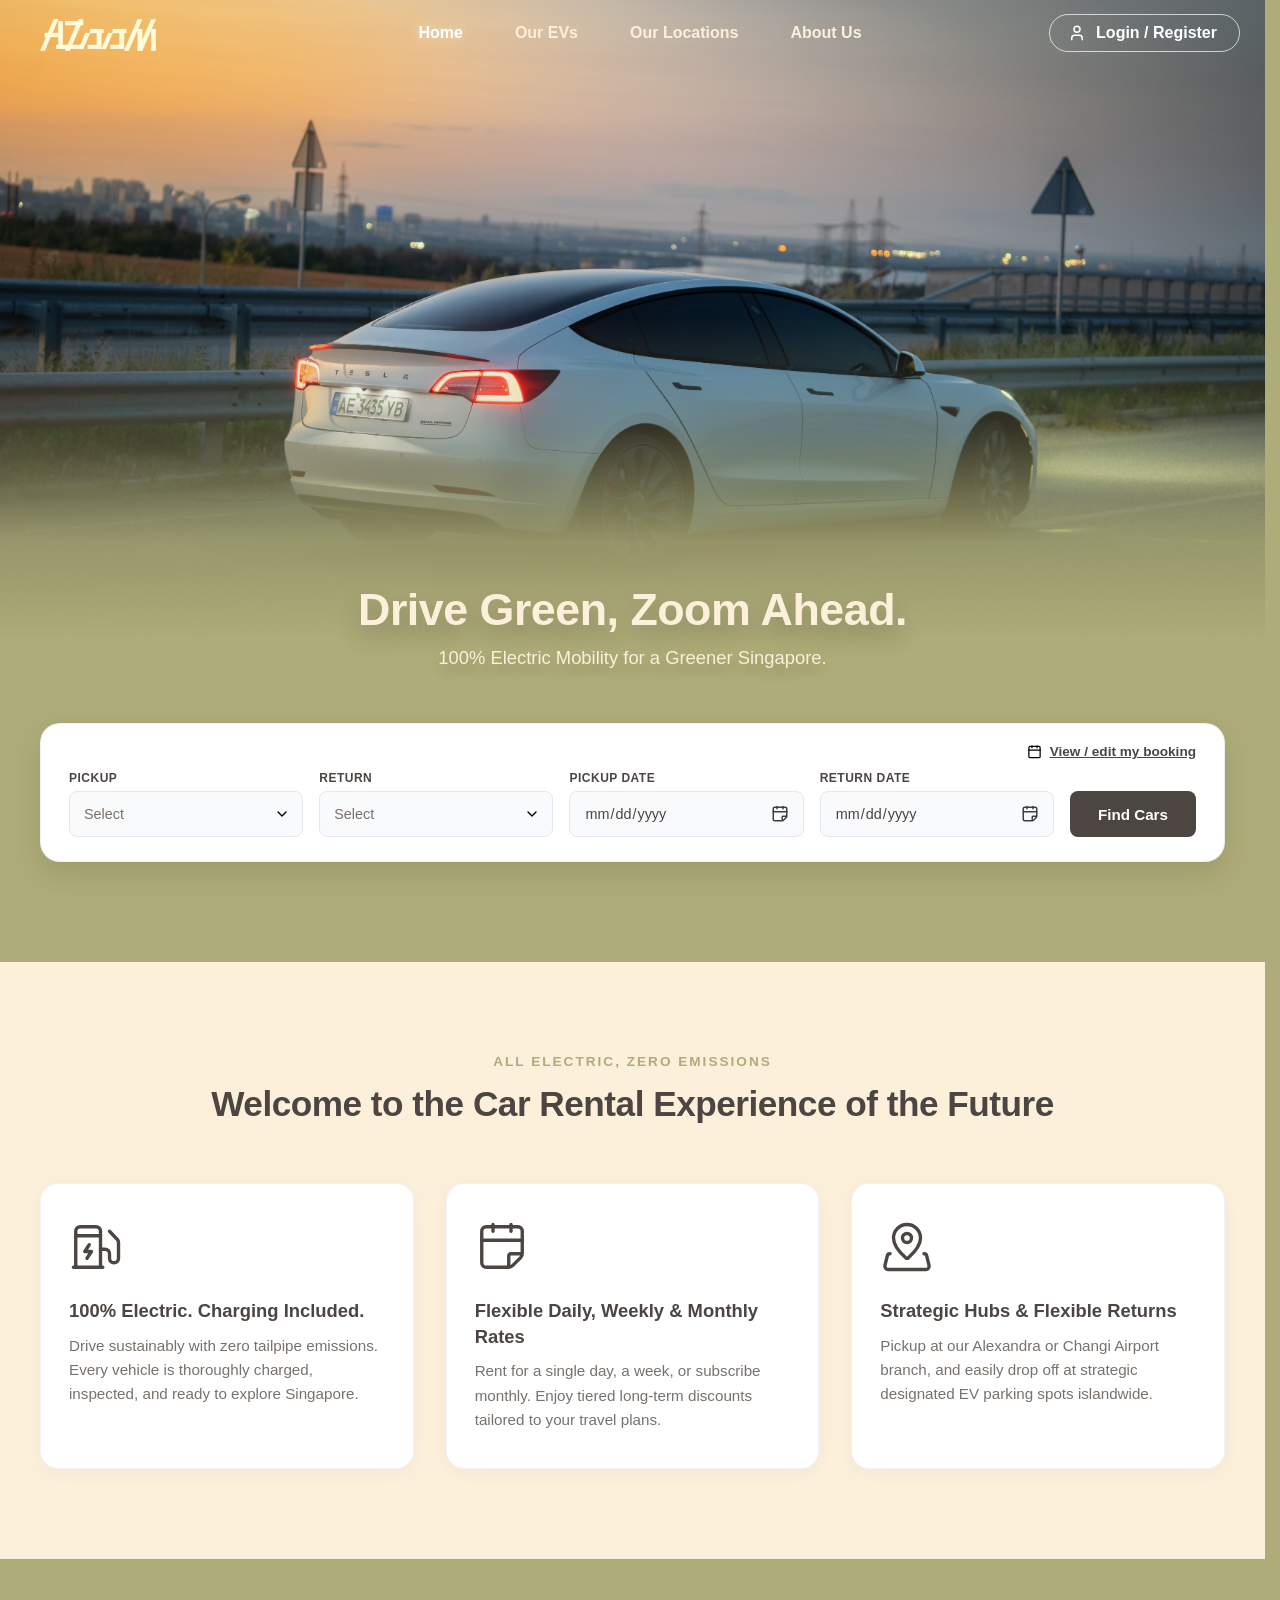
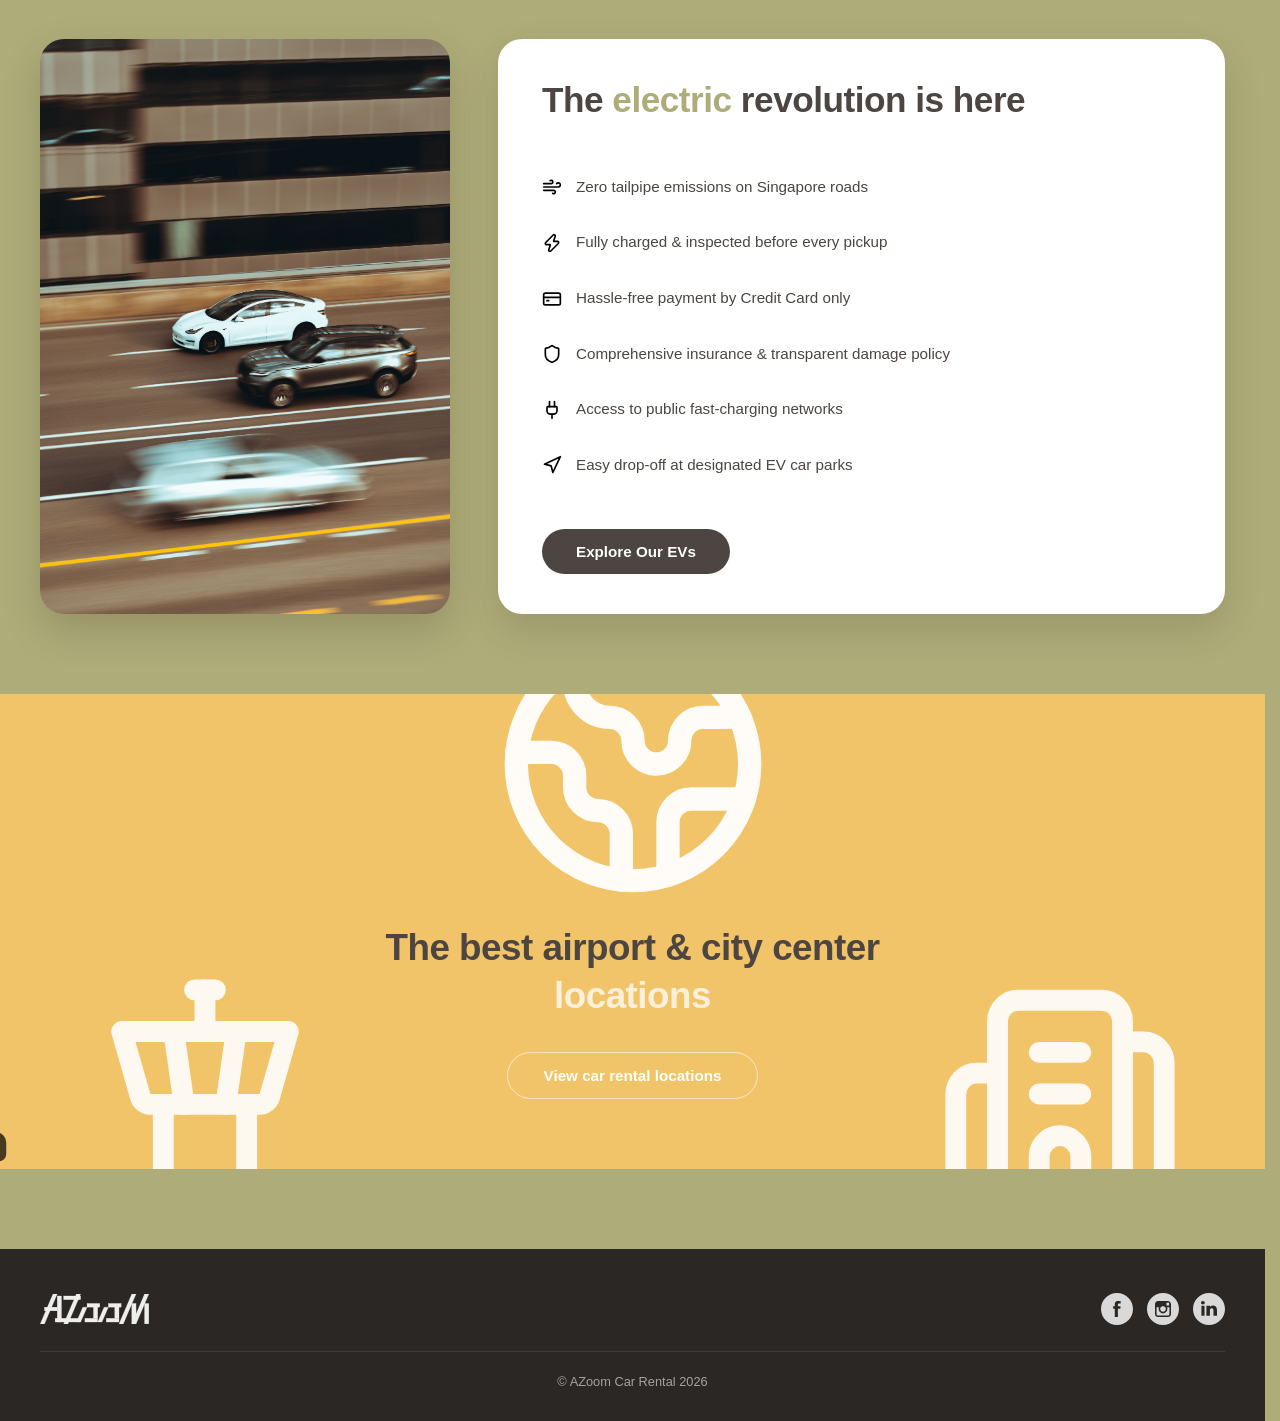
<file: index.html>
<!DOCTYPE html>
<html lang="en">
<head>
    <meta charset="UTF-8">
    <meta name="viewport" content="width=device-width, initial-scale=1.0">
    <title>AZoom Car Rental</title>
    <link rel="icon" type="image/svg+xml" href="images/logos/azoom_favicon.svg">
    <link rel="apple-touch-icon" href="images/logos/azoom_favicon.svg">
    <link rel="stylesheet" href="css/style.css">
</head>
<body>

    <header class="navbar">
        <div class="logo" role="button" aria-label="AZoom Home">
            <img src="images/logos/azoom.svg" alt="AZoom" class="navbar-logo-img">
        </div>
        <nav class="nav-links" id="nav-links">
            <button class="nav-btn active" data-target="home">Home</button>
            <button class="nav-btn" data-target="evs">Our EVs</button>
            <button class="nav-btn" data-target="locations">Our Locations</button>
            <button class="nav-btn" data-target="about">About Us</button>
        </nav>
        <div class="nav-actions">
            <div class="nav-auth">
                <button id="auth-btn" class="auth-btn" aria-haspopup="true" aria-expanded="false" title="Account Login or Registration">
                    <img src="images/user.svg" alt="Auth Icon" id="auth-icon" class="auth-icon">
                    <span id="auth-btn-text">Login / Register</span>
                </button>

                <div id="auth-user-dropdown" class="auth-user-dropdown" style="display: none;">
                    <div class="auth-dropdown-user-info">
                        <span class="dropdown-user-name" id="dropdown-user-name">Alex Tan</span>
                        <span class="dropdown-user-email" id="dropdown-user-email">demo@azoom.sg</span>
                    </div>
                    <div class="auth-dropdown-divider"></div>
                    <button type="button" class="auth-dropdown-item-btn" id="dropdown-manage-account-btn">
                        <img src="images/user.svg" alt="" class="auth-dropdown-item-icon">
                        <span>Manage Account</span>
                    </button>
                    <button type="button" class="auth-dropdown-item-btn" id="dropdown-manage-bookings-btn">
                        <img src="images/calendar.svg" alt="" class="auth-dropdown-item-icon">
                        <span>Manage Bookings</span>
                    </button>
                    <div class="auth-dropdown-divider"></div>
                    <button type="button" class="auth-dropdown-logout-btn" id="auth-logout-btn">
                        <svg width="15" height="15" viewBox="0 0 24 24" fill="none" stroke="currentColor" stroke-width="2.2" stroke-linecap="round" stroke-linejoin="round" aria-hidden="true">
                            <path d="M9 21H5a2 2 0 0 1-2-2V5a2 2 0 0 1 2-2h4"/>
                            <polyline points="16 17 21 12 16 7"/>
                            <line x1="21" y1="12" x2="9" y2="12"/>
                        </svg>
                        <span>Log Out</span>
                    </button>
                </div>
            </div>
            <button type="button" class="nav-hamburger-btn" id="nav-hamburger-btn" aria-label="Open Navigation Menu" aria-expanded="false">
                <span class="hamburger-line"></span>
                <span class="hamburger-line"></span>
                <span class="hamburger-line"></span>
            </button>
        </div>
    </header>
    <div class="mobile-drawer-overlay" id="mobile-drawer-overlay" aria-hidden="true"></div>
    <aside class="mobile-drawer" id="mobile-drawer" aria-hidden="true">
        <nav class="mobile-drawer-nav">
            <button class="mobile-drawer-btn active" data-target="home">Home</button>
            <button class="mobile-drawer-btn" data-target="evs">Our EVs</button>
            <button class="mobile-drawer-btn" data-target="locations">Our Locations</button>
            <button class="mobile-drawer-btn" data-target="about">About Us</button>
        </nav>
    </aside>

    <section id="page-home" class="page-view active">

        <div class="hero-visual">
            <div class="hero-slogan">
            <h1>Drive Green, Zoom Ahead.</h1>
            <p>100% Electric Mobility for a Greener Singapore.</p>
            </div>
            <div class="hero-car-image">
            <img src="images/bg/pexels-nazar-kharin-2813332-39414339.jpg" alt="AZoom Electric Car">
            </div>
        </div>

        <div class="reservation-widget">
            <div class="reservation-card">
                <div class="widget-top-bar">
                    <button type="button" id="view-booking-btn" class="link-btn">
                        <img src="images/calendar.svg" alt="" class="booking-link-icon">
                        <span>View / edit my booking</span>
                    </button>
                </div>

                <div class="widget-inputs-row">
                    <div class="widget-field">
                        <label for="pickup-location">Pickup</label>
                        <select id="pickup-location" required>
                            <option value="" disabled selected hidden>Select</option>
                            <option value="alexandra">Alexandra Main Branch</option>
                            <option value="airport">Changi Airport Branch</option>
                        </select>
                    </div>

                    <div class="widget-field">
                        <label for="return-location">Return</label>
                        <select id="return-location" required>
                            <option value="" disabled selected hidden>Select</option>
                            <optgroup label="AZoom Branches">
                                <option value="alexandra">Alexandra Main Branch</option>
                                <option value="airport">Changi Airport Branch</option>
                            </optgroup>
                            <optgroup label="Designated Car Parks">
                                <option value="orchard">Orchard Car Park</option>
                                <option value="jurong">Jurong East Car Park</option>
                                <option value="woodlands">Woodlands Car Park</option>
                            </optgroup>
                        </select>
                    </div>

                    <div class="widget-field">
                        <label for="pickup-date">Pickup Date</label>
                        <input type="date" id="pickup-date" required>
                    </div>
                    <div class="widget-field">
                        <label for="return-date">Return Date</label>
                        <input type="date" id="return-date" required>
                    </div>

                    <div class="widget-btn-box">
                        <button type="button" id="home-search-btn" class="search-cars-btn">Find Cars</button>
                    </div>
                </div>
            </div>
        </div>

        <div class="features-section">
            <div class="features-header">
                <span class="features-tag">ALL ELECTRIC, ZERO EMISSIONS</span>
                <h2>Welcome to the Car Rental Experience of the Future</h2>
            </div>

            <div class="features-grid">
                <div class="feature-card">
                    <div class="feature-icon">
                        <svg xmlns="http://www.w3.org/2000/svg" viewBox="0 0 24 24" fill="none" stroke="currentColor" stroke-width="2" stroke-linecap="round" stroke-linejoin="round" class="feature-svg-icon">
                            <path d="M14 13h2a2 2 0 0 1 2 2v2a2 2 0 0 0 4 0v-6.998a2 2 0 0 0-.59-1.42L18 5"/>
                            <path d="M14 21V5a2 2 0 0 0-2-2H5a2 2 0 0 0-2 2v16"/>
                            <path d="M2 21h13"/>
                            <path d="M3 7h11"/>
                            <path d="m9 11-2 3h3l-2 3"/>
                        </svg>
                    </div>
                    <div class="feature-info">
                        <h3>100% Electric. Charging Included.</h3>
                        <p>Drive sustainably with zero tailpipe emissions. Every vehicle is thoroughly charged, inspected, and ready to explore Singapore.</p>
                    </div>
                </div>

                <div class="feature-card">
                    <div class="feature-icon">
                        <svg xmlns="http://www.w3.org/2000/svg" viewBox="0 0 24 24" fill="none" stroke="currentColor" stroke-width="2" stroke-linecap="round" stroke-linejoin="round" class="feature-svg-icon">
                            <path d="M16 2v3"/>
                            <path d="M21 15V5a2 2 0 00-2-2H5a2 2 0 00-2 2v14a2 2 0 002 2h10v-5a1 1 0 011-1za2.4 2.4 0 01-.706 1.706l-3.588 3.588A2.4 2.4 0 0115 21"/>
                            <path d="M3 9h18"/>
                            <path d="M8 2v3"/>
                        </svg>
                    </div>
                    <div class="feature-info">
                        <h3>Flexible Daily, Weekly & Monthly Rates</h3>
                        <p>Rent for a single day, a week, or subscribe monthly. Enjoy tiered long-term discounts tailored to your travel plans.</p>
                    </div>
                </div>

                <div class="feature-card">
                    <div class="feature-icon">
                        <svg xmlns="http://www.w3.org/2000/svg" viewBox="0 0 24 24" fill="none" stroke="currentColor" stroke-width="2" stroke-linecap="round" stroke-linejoin="round" class="feature-svg-icon">
                            <path d="M18 8c0 3.613-3.869 7.429-5.393 8.795a1 1 0 01-1.214 0C9.87 15.429 6 11.613 6 8a6 6 0 0112 0"/>
                            <path d="M4.474 15h-.197a1 1 0 00-.969.753l-1.097 4.35a1.5 1.5 0 001.444 1.898L20.344 22a1.5 1.5 0 001.446-1.897l-1.098-4.35a1 1 0 00-.969-.753h-.197"/>
                            <circle cx="12" cy="8" r="2"/>
                        </svg>
                    </div>
                    <div class="feature-info">
                        <h3>Strategic Hubs & Flexible Returns</h3>
                        <p>Pickup at our Alexandra or Changi Airport branch, and easily drop off at strategic designated EV parking spots islandwide.</p>
                    </div>
                </div>
            </div>
        </div>

        <div class="showcase-section">
            <div class="showcase-image">
                <img src="images/bg/pexels-incusion-24566649-7521902.jpg" alt="Electric Car on Road">
            </div>

            <div class="showcase-content">
                <h2>The <span class="highlight-text">electric</span> revolution is here</h2>
                <div class="benefits-grid">
                    <div class="benefit-item">
                        <img src="images/wind.svg" alt="Zero emissions" class="benefit-icon">
                        <p>Zero tailpipe emissions on Singapore roads</p>
                    </div>
                    <div class="benefit-item">
                        <img src="images/zap.svg" alt="Fully charged" class="benefit-icon">
                        <p>Fully charged & inspected before every pickup</p>
                    </div>
                    <div class="benefit-item">
                        <img src="images/credit-card.svg" alt="Credit Card" class="benefit-icon">
                        <p>Hassle-free payment by Credit Card only</p>
                    </div>
                    <div class="benefit-item">
                        <img src="images/shield.svg" alt="Insurance" class="benefit-icon">
                        <p>Comprehensive insurance & transparent damage policy</p>
                    </div>
                    <div class="benefit-item">
                        <img src="images/plug.svg" alt="Fast charging" class="benefit-icon">
                        <p>Access to public fast-charging networks</p>
                    </div>
                    <div class="benefit-item">
                        <img src="images/navigation.svg" alt="Designated car parks" class="benefit-icon">
                        <p>Easy drop-off at designated EV car parks</p>
                    </div>
                </div>

                <button type="button" class="explore-btn" data-target="evs">
                    Explore Our EVs
                </button>
            </div>
        </div>

        <div class="locations-banner">
            <div class="banner-tower">
                <img src="images/tower-control.svg" alt="Airport Tower" class="tower-icon">
            </div>
            <div class="banner-city">
                <img src="images/building-complex.svg" alt="City Center" class="city-icon">
            </div>
            <div class="banner-car">
                <img src="images/car.svg" alt="Driving Car" class="car-icon">
            </div>

            <div class="locations-banner-content">
                <div class="earth-badge">
                    <img src="images/earth.svg" alt="Rotating Earth" class="rotating-earth">
                </div>
                <h2>The best airport & city center <span class="highlight-text">locations</span></h2>
                <button type="button" class="banner-btn" data-target="locations">
                    View car rental locations
                </button>
            </div>
        </div>
    </section>

            <section id="page-evs" class="page-view">

        <div class="evs-hero">
            <div class="evs-hero-container">
                <h1 class="evs-hero-title">DISCOVER SINGAPORE'S FINEST ELECTRIC FLEET</h1>
                <p class="evs-hero-desc">Drive the future with AZoom's 100% electric rental lineup. From agile city runabouts to long-range executive cruisers and spacious family 7-seaters, every vehicle comes fully charged, COE-inclusive, and backed by complimentary islandwide fast-charging network access.</p>
            </div>
        </div>

        <div class="ev-filter-section">
            <div class="ev-filter-container">
                <div class="ev-filter-info">
                    <span class="ev-filter-count">All EVs</span>
                </div>
                <div class="ev-filter-action">
                    <div class="ev-sort-group" role="group" aria-label="Sort options">
                        <button type="button" class="ev-sort-btn" id="ev-sort-price" data-sort="price" aria-label="Sort by Price: Low to High" title="Sort by Price">
                            <span class="ev-sort-label">Price</span>
                            <svg class="ev-sort-icon" width="13" height="13" viewBox="0 0 24 24" fill="none" stroke="currentColor" stroke-width="2.4" stroke-linecap="round" stroke-linejoin="round" aria-hidden="true">
                                <path class="sort-arr-up" d="m7 9 5-5 5 5"/>
                                <path class="sort-arr-down" d="m7 15 5 5 5-5"/>
                            </svg>
                        </button>
                        <button type="button" class="ev-sort-btn" id="ev-sort-name" data-sort="name" aria-label="Sort alphabetically: A to Z" title="Sort by Name (A-Z)">
                            <span class="ev-sort-label">A-Z</span>
                            <svg class="ev-sort-icon" width="13" height="13" viewBox="0 0 24 24" fill="none" stroke="currentColor" stroke-width="2.4" stroke-linecap="round" stroke-linejoin="round" aria-hidden="true">
                                <path class="sort-arr-up" d="m7 9 5-5 5 5"/>
                                <path class="sort-arr-down" d="m7 15 5 5 5-5"/>
                            </svg>
                        </button>
                    </div>
                    <button type="button" class="ev-filter-btn" id="ev-filter-trigger" aria-label="Filter Vehicles">
                        <img src="images/sliders-horizontal.svg" alt="Filter" class="ev-filter-icon">
                        <span>Filter</span>
                    </button>
                </div>
            </div>
        </div>

        <div class="ev-fleet-section">
            <div class="ev-fleet-container">

                <div class="ev-card" data-brand="byd" data-type="suv" data-seats="5" data-price="108">
                    <div class="ev-card-image-box">
                        <img src="images/cars/BYD-Atto_3-2023-HD-c6d412e81c7fb2f19f29fc71c801a09828a964d3f.jpg" alt="BYD Atto 3" class="ev-real-image ev-img-atto3" loading="lazy">
                    </div>
                    <div class="ev-card-body">
                        <div class="ev-card-header">
                            <img src="images/logos/byd-seeklogo.svg" alt="BYD Logo" class="ev-card-brand-logo ev-logo-byd">
                            <h3 class="ev-card-title">BYD Atto 3</h3>
                        </div>
                        <div class="ev-card-specs">
                            <div class="ev-spec-item">
                                <img src="images/steering-wheel.svg" alt="Body Type" class="ev-spec-icon">
                                <span class="ev-spec-text">SUV</span>
                            </div>
                            <div class="ev-spec-item">
                                <img src="images/transmission.svg" alt="Transmission" class="ev-spec-icon">
                                <span class="ev-spec-text">Automatic</span>
                            </div>
                            <div class="ev-spec-item">
                                <img src="images/seat.svg" alt="Seats" class="ev-spec-icon">
                                <span class="ev-spec-text">5 seats</span>
                            </div>
                            <div class="ev-spec-item">
                                <img src="images/battery.svg" alt="Battery" class="ev-spec-icon">
                                <span class="ev-spec-text">60.5 kWh</span>
                            </div>
                        </div>
                        <div class="ev-card-footer">
                            <div class="ev-price-box">
                                <span class="ev-price-from">From</span>
                                <span class="ev-price-amount">S$108</span>
                                <span class="ev-price-period">/ day</span>
                            </div>
                            <button type="button" class="ev-card-details-btn" data-model="BYD Atto 3">
                                View Details
                            </button>
                            <button type="button" class="ev-card-btn" data-model="BYD Atto 3">
                                Rent Now
                            </button>
                        </div>
                    </div>
                </div>

                <div class="ev-card" data-brand="tesla" data-type="sedan" data-seats="5" data-price="138">
                    <div class="ev-card-image-box">
                        <img src="images/cars/Tesla-Model_3-2018-Front_Three-Quarter.669d31aa.jpg" alt="Tesla Model 3" class="ev-real-image ev-img-model3" loading="lazy">
                    </div>
                    <div class="ev-card-body">
                        <div class="ev-card-header">
                            <img src="images/logos/tesla.svg" alt="Tesla Logo" class="ev-card-brand-logo">
                            <h3 class="ev-card-title">Tesla Model 3</h3>
                        </div>
                        <div class="ev-card-specs">
                            <div class="ev-spec-item">
                                <img src="images/steering-wheel.svg" alt="Body Type" class="ev-spec-icon">
                                <span class="ev-spec-text">Sedan</span>
                            </div>
                            <div class="ev-spec-item">
                                <img src="images/transmission.svg" alt="Transmission" class="ev-spec-icon">
                                <span class="ev-spec-text">Automatic</span>
                            </div>
                            <div class="ev-spec-item">
                                <img src="images/seat.svg" alt="Seats" class="ev-spec-icon">
                                <span class="ev-spec-text">5 seats</span>
                            </div>
                            <div class="ev-spec-item">
                                <img src="images/battery.svg" alt="Battery" class="ev-spec-icon">
                                <span class="ev-spec-text">60.0 kWh</span>
                            </div>
                        </div>
                        <div class="ev-card-footer">
                            <div class="ev-price-box">
                                <span class="ev-price-from">From</span>
                                <span class="ev-price-amount">S$138</span>
                                <span class="ev-price-period">/ day</span>
                            </div>
                            <button type="button" class="ev-card-details-btn" data-model="Tesla Model 3">
                                View Details
                            </button>
                            <button type="button" class="ev-card-btn" data-model="Tesla Model 3">
                                Rent Now
                            </button>
                        </div>
                    </div>
                </div>

                <div class="ev-card" data-brand="byd" data-type="hatchback" data-seats="5" data-price="88">
                    <div class="ev-card-image-box">
                        <img src="images/cars/BYD-Dolphin-2024-HD-f6bb09f91c7f1266a9e34d3b3cecb14c4556f7d42.jpg" alt="BYD Dolphin" class="ev-real-image ev-img-dolphin" loading="lazy">
                    </div>
                    <div class="ev-card-body">
                        <div class="ev-card-header">
                            <img src="images/logos/byd-seeklogo.svg" alt="BYD Logo" class="ev-card-brand-logo ev-logo-byd">
                            <h3 class="ev-card-title">BYD Dolphin</h3>
                        </div>
                        <div class="ev-card-specs">
                            <div class="ev-spec-item">
                                <img src="images/steering-wheel.svg" alt="Body Type" class="ev-spec-icon">
                                <span class="ev-spec-text">Hatchback</span>
                            </div>
                            <div class="ev-spec-item">
                                <img src="images/transmission.svg" alt="Transmission" class="ev-spec-icon">
                                <span class="ev-spec-text">Automatic</span>
                            </div>
                            <div class="ev-spec-item">
                                <img src="images/seat.svg" alt="Seats" class="ev-spec-icon">
                                <span class="ev-spec-text">5 seats</span>
                            </div>
                            <div class="ev-spec-item">
                                <img src="images/battery.svg" alt="Battery" class="ev-spec-icon">
                                <span class="ev-spec-text">44.9 kWh</span>
                            </div>
                        </div>
                        <div class="ev-card-footer">
                            <div class="ev-price-box">
                                <span class="ev-price-from">From</span>
                                <span class="ev-price-amount">S$88</span>
                                <span class="ev-price-period">/ day</span>
                            </div>
                            <button type="button" class="ev-card-details-btn" data-model="BYD Dolphin">
                                View Details
                            </button>
                            <button type="button" class="ev-card-btn" data-model="BYD Dolphin">
                                Rent Now
                            </button>
                        </div>
                    </div>
                </div>

                <div class="ev-card" data-brand="hyundai" data-type="suv" data-seats="5" data-price="118">
                    <div class="ev-card-image-box">
                        <img src="images/cars/Hyundai-Ioniq_5-2022-HD-f85146b11c7f96772e83d82bd50100b71d44c0d42.jpg" alt="Hyundai Ioniq 5" class="ev-real-image ev-img-ioniq5" loading="lazy">
                    </div>
                    <div class="ev-card-body">
                        <div class="ev-card-header">
                            <img src="images/logos/hyundai.svg" alt="Hyundai Logo" class="ev-card-brand-logo">
                            <h3 class="ev-card-title">Hyundai Ioniq 5</h3>
                        </div>
                        <div class="ev-card-specs">
                            <div class="ev-spec-item">
                                <img src="images/steering-wheel.svg" alt="Body Type" class="ev-spec-icon">
                                <span class="ev-spec-text">SUV</span>
                            </div>
                            <div class="ev-spec-item">
                                <img src="images/transmission.svg" alt="Transmission" class="ev-spec-icon">
                                <span class="ev-spec-text">Automatic</span>
                            </div>
                            <div class="ev-spec-item">
                                <img src="images/seat.svg" alt="Seats" class="ev-spec-icon">
                                <span class="ev-spec-text">5 seats</span>
                            </div>
                            <div class="ev-spec-item">
                                <img src="images/battery.svg" alt="Battery" class="ev-spec-icon">
                                <span class="ev-spec-text">58.0 kWh</span>
                            </div>
                        </div>
                        <div class="ev-card-footer">
                            <div class="ev-price-box">
                                <span class="ev-price-from">From</span>
                                <span class="ev-price-amount">S$118</span>
                                <span class="ev-price-period">/ day</span>
                            </div>
                            <button type="button" class="ev-card-details-btn" data-model="Hyundai Ioniq 5">
                                View Details
                            </button>
                            <button type="button" class="ev-card-btn" data-model="Hyundai Ioniq 5">
                                Rent Now
                            </button>
                        </div>
                    </div>
                </div>

                <div class="ev-card" data-brand="tesla" data-type="suv" data-seats="5" data-price="158">
                    <div class="ev-card-image-box">
                        <img src="images/cars/Tesla-Model_Y-2025-HD-523e3c931c7f5d0a4f418b05a89600ac1ce5d0d44.jpg" alt="Tesla Model Y" class="ev-real-image ev-img-modely" loading="lazy">
                    </div>
                    <div class="ev-card-body">
                        <div class="ev-card-header">
                            <img src="images/logos/tesla.svg" alt="Tesla Logo" class="ev-card-brand-logo">
                            <h3 class="ev-card-title">Tesla Model Y</h3>
                        </div>
                        <div class="ev-card-specs">
                            <div class="ev-spec-item">
                                <img src="images/steering-wheel.svg" alt="Body Type" class="ev-spec-icon">
                                <span class="ev-spec-text">SUV</span>
                            </div>
                            <div class="ev-spec-item">
                                <img src="images/transmission.svg" alt="Transmission" class="ev-spec-icon">
                                <span class="ev-spec-text">Automatic</span>
                            </div>
                            <div class="ev-spec-item">
                                <img src="images/seat.svg" alt="Seats" class="ev-spec-icon">
                                <span class="ev-spec-text">5 seats</span>
                            </div>
                            <div class="ev-spec-item">
                                <img src="images/battery.svg" alt="Battery" class="ev-spec-icon">
                                <span class="ev-spec-text">60.0 kWh</span>
                            </div>
                        </div>
                        <div class="ev-card-footer">
                            <div class="ev-price-box">
                                <span class="ev-price-from">From</span>
                                <span class="ev-price-amount">S$158</span>
                                <span class="ev-price-period">/ day</span>
                            </div>
                            <button type="button" class="ev-card-details-btn" data-model="Tesla Model Y">
                                View Details
                            </button>
                            <button type="button" class="ev-card-btn" data-model="Tesla Model Y">
                                Rent Now
                            </button>
                        </div>
                    </div>
                </div>

                <div class="ev-card" data-brand="byd" data-type="sedan" data-seats="5" data-price="128">
                    <div class="ev-card-image-box">
                        <img src="images/cars/BYD-Seal-2024-HD-00ff09881c7f376045ab7597d957e100f5eb9fd47.jpg" alt="BYD Seal" class="ev-real-image ev-img-seal" loading="lazy">
                    </div>
                    <div class="ev-card-body">
                        <div class="ev-card-header">
                            <img src="images/logos/byd-seeklogo.svg" alt="BYD Logo" class="ev-card-brand-logo ev-logo-byd">
                            <h3 class="ev-card-title">BYD Seal</h3>
                        </div>
                        <div class="ev-card-specs">
                            <div class="ev-spec-item">
                                <img src="images/steering-wheel.svg" alt="Body Type" class="ev-spec-icon">
                                <span class="ev-spec-text">Sedan</span>
                            </div>
                            <div class="ev-spec-item">
                                <img src="images/transmission.svg" alt="Transmission" class="ev-spec-icon">
                                <span class="ev-spec-text">Automatic</span>
                            </div>
                            <div class="ev-spec-item">
                                <img src="images/seat.svg" alt="Seats" class="ev-spec-icon">
                                <span class="ev-spec-text">5 seats</span>
                            </div>
                            <div class="ev-spec-item">
                                <img src="images/battery.svg" alt="Battery" class="ev-spec-icon">
                                <span class="ev-spec-text">61.4 kWh</span>
                            </div>
                        </div>
                        <div class="ev-card-footer">
                            <div class="ev-price-box">
                                <span class="ev-price-from">From</span>
                                <span class="ev-price-amount">S$128</span>
                                <span class="ev-price-period">/ day</span>
                            </div>
                            <button type="button" class="ev-card-details-btn" data-model="BYD Seal">
                                View Details
                            </button>
                            <button type="button" class="ev-card-btn" data-model="BYD Seal">
                                Rent Now
                            </button>
                        </div>
                    </div>
                </div>

                <div class="ev-card" data-brand="polestar" data-type="sedan" data-seats="5" data-price="148">
                    <div class="ev-card-image-box">
                        <img src="images/cars/Polestar-2-2020-HD-c03bca271c7f8e347b951d849a45802675023dd47.jpg" alt="Polestar 2" class="ev-real-image ev-img-polestar2" loading="lazy">
                    </div>
                    <div class="ev-card-body">
                        <div class="ev-card-header">
                            <img src="images/logos/polestar.svg" alt="Polestar Logo" class="ev-card-brand-logo">
                            <h3 class="ev-card-title">Polestar 2</h3>
                        </div>
                        <div class="ev-card-specs">
                            <div class="ev-spec-item">
                                <img src="images/steering-wheel.svg" alt="Body Type" class="ev-spec-icon">
                                <span class="ev-spec-text">Sedan</span>
                            </div>
                            <div class="ev-spec-item">
                                <img src="images/transmission.svg" alt="Transmission" class="ev-spec-icon">
                                <span class="ev-spec-text">Automatic</span>
                            </div>
                            <div class="ev-spec-item">
                                <img src="images/seat.svg" alt="Seats" class="ev-spec-icon">
                                <span class="ev-spec-text">5 seats</span>
                            </div>
                            <div class="ev-spec-item">
                                <img src="images/battery.svg" alt="Battery" class="ev-spec-icon">
                                <span class="ev-spec-text">69.0 kWh</span>
                            </div>
                        </div>
                        <div class="ev-card-footer">
                            <div class="ev-price-box">
                                <span class="ev-price-from">From</span>
                                <span class="ev-price-amount">S$148</span>
                                <span class="ev-price-period">/ day</span>
                            </div>
                            <button type="button" class="ev-card-details-btn" data-model="Polestar 2">
                                View Details
                            </button>
                            <button type="button" class="ev-card-btn" data-model="Polestar 2">
                                Rent Now
                            </button>
                        </div>
                    </div>
                </div>

                <div class="ev-card" data-brand="mercedes-benz" data-type="suv" data-seats="7" data-price="188">
                    <div class="ev-card-image-box">
                        <img src="images/cars/Mercedes-Benz-EQB-2022-HD-3704759d1c7fcdc6a9716c21cacb91296b6934d48.jpg" alt="Mercedes-Benz EQB" class="ev-real-image ev-img-eqb" loading="lazy">
                    </div>
                    <div class="ev-card-body">
                        <div class="ev-card-header">
                            <img src="images/logos/mercedes-benz.svg" alt="Mercedes-Benz Logo" class="ev-card-brand-logo">
                            <h3 class="ev-card-title">Mercedes-Benz EQB</h3>
                        </div>
                        <div class="ev-card-specs">
                            <div class="ev-spec-item">
                                <img src="images/steering-wheel.svg" alt="Body Type" class="ev-spec-icon">
                                <span class="ev-spec-text">SUV</span>
                            </div>
                            <div class="ev-spec-item">
                                <img src="images/transmission.svg" alt="Transmission" class="ev-spec-icon">
                                <span class="ev-spec-text">Automatic</span>
                            </div>
                            <div class="ev-spec-item">
                                <img src="images/seat.svg" alt="Seats" class="ev-spec-icon">
                                <span class="ev-spec-text">7 seats</span>
                            </div>
                            <div class="ev-spec-item">
                                <img src="images/battery.svg" alt="Battery" class="ev-spec-icon">
                                <span class="ev-spec-text">70.5 kWh</span>
                            </div>
                        </div>
                        <div class="ev-card-footer">
                            <div class="ev-price-box">
                                <span class="ev-price-from">From</span>
                                <span class="ev-price-amount">S$188</span>
                                <span class="ev-price-period">/ day</span>
                            </div>
                            <button type="button" class="ev-card-details-btn" data-model="Mercedes-Benz EQB">
                                View Details
                            </button>
                            <button type="button" class="ev-card-btn" data-model="Mercedes-Benz EQB">
                                Rent Now
                            </button>
                        </div>
                    </div>
                </div>

                <div class="ev-card" data-brand="bmw" data-type="sedan" data-seats="5" data-price="178">
                    <div class="ev-card-image-box">
                        <img src="images/cars/BMW-i4-2022-HD-5d92bb5b1c7fd1d8f1e1dd85b83d01944cec19d4b.jpg" alt="BMW i4" class="ev-real-image ev-img-bmwi4" loading="lazy">
                    </div>
                    <div class="ev-card-body">
                        <div class="ev-card-header">
                            <img src="images/logos/bmw.svg" alt="BMW Logo" class="ev-card-brand-logo">
                            <h3 class="ev-card-title">BMW i4</h3>
                        </div>
                        <div class="ev-card-specs">
                            <div class="ev-spec-item">
                                <img src="images/steering-wheel.svg" alt="Body Type" class="ev-spec-icon">
                                <span class="ev-spec-text">Sedan</span>
                            </div>
                            <div class="ev-spec-item">
                                <img src="images/transmission.svg" alt="Transmission" class="ev-spec-icon">
                                <span class="ev-spec-text">Automatic</span>
                            </div>
                            <div class="ev-spec-item">
                                <img src="images/seat.svg" alt="Seats" class="ev-spec-icon">
                                <span class="ev-spec-text">5 seats</span>
                            </div>
                            <div class="ev-spec-item">
                                <img src="images/battery.svg" alt="Battery" class="ev-spec-icon">
                                <span class="ev-spec-text">67.1 kWh</span>
                            </div>
                        </div>
                        <div class="ev-card-footer">
                            <div class="ev-price-box">
                                <span class="ev-price-from">From</span>
                                <span class="ev-price-amount">S$178</span>
                                <span class="ev-price-period">/ day</span>
                            </div>
                            <button type="button" class="ev-card-details-btn" data-model="BMW i4">
                                View Details
                            </button>
                            <button type="button" class="ev-card-btn" data-model="BMW i4">
                                Rent Now
                            </button>
                        </div>
                    </div>
                </div>

                <div class="ev-empty-state" id="ev-empty-state" style="display: none;">
                    <div class="ev-empty-icon-box">
                        <img src="images/car.svg" alt="No vehicles found" class="ev-empty-icon">
                    </div>
                    <h3 class="ev-empty-title">No matching electric vehicles</h3>
                    <p class="ev-empty-desc">We couldn't find any vehicles matching your filter criteria. Try adjusting or resetting your filters to explore our full fleet.</p>
                    <button type="button" class="ev-empty-reset-btn" id="ev-empty-reset-btn">Reset All Filters</button>
                </div>

            </div>
        </div>
    </section>

        <section id="page-locations" class="page-view">

        <div class="locations-hero">
            <div class="locations-hero-container">
                <div class="locations-hero-text">
                    <h1>Our Locations</h1>
                    <p>Pick up your electric vehicle from our premier full-service showrooms,<br>or drop off 24/7 at automated smart charging return bays across Singapore.</p>
                </div>
                <div class="locations-hero-icon-box">
                    <img src="images/map.svg" alt="Map Location Icon" class="locations-hero-map-icon">
                </div>
            </div>
        </div>

        <div class="locations-content-wrapper">
            <div class="locations-container">

                <div class="locations-row branches-row">

                    <div class="location-card" data-loc-id="alexandra">
                        <div class="loc-img-wrapper">
                            <img src="images/bg/image-asset.jpg" alt="Alexandra Main Branch">
                        </div>
                        <div class="loc-card-body">
                            <h3>
                                <img src="images/warehouse.svg" alt="" class="loc-title-icon">
                                <span>Alexandra Main Branch</span>
                            </h3>
                            <button type="button" class="loc-details-btn" data-location="alexandra">View Details</button>
                        </div>
                    </div>

                    <div class="location-card" data-loc-id="airport">
                        <div class="loc-img-wrapper">
                            <img src="images/bg/shawn-lWFw6fGkadw-unsplash.jpg" alt="Changi Airport Branch">
                        </div>
                        <div class="loc-card-body">
                            <h3>
                                <img src="images/warehouse.svg" alt="" class="loc-title-icon">
                                <span>Changi Airport Branch</span>
                            </h3>
                            <button type="button" class="loc-details-btn" data-location="airport">View Details</button>
                        </div>
                    </div>
                </div>

                <div class="locations-row carparks-row">

                    <div class="location-card" data-loc-id="orchard">
                        <div class="loc-img-wrapper">
                            <img src="images/bg/jie-yeu-teoh-dYjkroR6Mi4-unsplash.jpg" alt="Orchard Car Park">
                        </div>
                        <div class="loc-card-body">
                            <h3>
                                <img src="images/square-parking.svg" alt="" class="loc-title-icon">
                                <span>Orchard Car Park</span>
                            </h3>
                            <button type="button" class="loc-details-btn" data-location="orchard">View Details</button>
                        </div>
                    </div>

                    <div class="location-card" data-loc-id="jurong">
                        <div class="loc-img-wrapper">
                            <img src="images/bg/shawn-31J1gazL5ro-unsplash.jpg" alt="Jurong East Car Park">
                        </div>
                        <div class="loc-card-body">
                            <h3>
                                <img src="images/square-parking.svg" alt="" class="loc-title-icon">
                                <span>Jurong East Car Park</span>
                            </h3>
                            <button type="button" class="loc-details-btn" data-location="jurong">View Details</button>
                        </div>
                    </div>

                    <div class="location-card" data-loc-id="woodlands">
                        <div class="loc-img-wrapper">
                            <img src="images/bg/WoodsSquare_Masthead-20240515-min.jpg" alt="Woodlands Car Park">
                        </div>
                        <div class="loc-card-body">
                            <h3>
                                <img src="images/square-parking.svg" alt="" class="loc-title-icon">
                                <span>Woodlands Car Park</span>
                            </h3>
                            <button type="button" class="loc-details-btn" data-location="woodlands">View Details</button>
                        </div>
                    </div>
                </div>

            </div>
        </div>
    </section>

    <section id="page-about" class="page-view">
        <div class="about-hero-wrapper">

        <div class="about-hero">
            <div class="about-hero-media">
                <img src="images/bg/jeremy-kwok-nI7ClYyc4cY-unsplash.jpg" alt="Singapore Clean Mobility Streetscape">
            </div>
            <div class="about-hero-container">
            <div class="about-hero-content">
                <span class="about-tag">THE STORY BEHIND AZOOM</span>
                <h1>Pioneering Singapore’s <span class="highlight-text">Clean</span> Mobility Revolution</h1>
                <p>
                    AZoom was born from a singular conviction: renting a car in Singapore should be whisper-quiet, entirely effortless, and 100% tailpipe-emission-free. Frustrated by outdated paper contracts, confusing fuel return policies, and noisy engines, we set out to build the island's first all-electric, zero-carbon rental experience.
                </p>
            </div>
        </div>
        </div>

        <div class="about-creds-bar">
            <div class="about-creds-container">
            <div class="cred-item">
                <span class="cred-title">SG Green Plan 2030</span>
                <span class="cred-sub">Aligned with National EV Goals</span>
            </div>
            <img src="images/award.svg" alt="Award" class="cred-divider-icon">
            <div class="cred-item">
                <span class="cred-title">SP Mobility Partner</span>
                <span class="cred-sub">Complimentary Fast-Charging</span>
            </div>
            <img src="images/award.svg" alt="Award" class="cred-divider-icon">
            <div class="cred-item">
                <span class="cred-title">100% Zero Emissions</span>
                <span class="cred-sub">Pure Electric Fleet Guarantee</span>
            </div>
            <img src="images/award.svg" alt="Award" class="cred-divider-icon">
            <div class="cred-item">
                <span class="cred-title">LTA Compliant</span>
                <span class="cred-sub">Certified Green Rental Fleet</span>
            </div>
            </div>
        </div>
        </div>

        <div class="about-story-section">
            <div class="story-grid">
                <div class="story-text-col">
                    <span class="section-kicker">DRIVING THE FUTURE</span>
                    <div class="headline-zero-lockup">
                        <span class="giant-zero">0</span>
                        <h2 class="zero-headline-text">
                            <span>Tailpipe Exhaust.</span>
                            <span>Noise Pollution.</span>
                        </h2>
                    </div>
                    <p>
                        Singapore’s urban density demands a smarter, cleaner approach to road transportation. Internal combustion engines produce toxic tailpipe pollutants and mechanical racket that disrupt our living spaces.
                    </p>
                    <p>
                        At AZoom, every vehicle we deploy is powered purely by electrons. By partnering with leading charging networks across the island, we ensure seamless energy access from Changi to Tuas, allowing you to travel sustainably without range anxiety.
                    </p>
                    <div class="story-highlight-box">
                        <p class="highlight-quote">&ldquo;The transition to electric is not a distant vision&mdash;it is happening right now on Singapore's expressways.&rdquo;</p>
                    </div>
                </div>
                <div class="story-image-col">
                    <div class="story-img-card">
                        <img src="images/bg/zaptec-hKDUWDQTZMw-unsplash.jpg" alt="AZoom Clean EV Smart Charging">
                    </div>
                </div>
            </div>
        </div>

        <div class="about-story-section">
            <div class="story-grid reverse">
                <div class="story-image-col">
                    <div class="story-img-card">
                        <img src="images/bg/patrick-langwallner-ebd97HAQbMI-unsplash.jpg" alt="AZoom Digital Smart Cockpit">
                    </div>
                </div>
                <div class="story-text-col">
                    <span class="section-kicker">FRICTIONLESS EXPERIENCE</span>
                    <h2>No key fobs.<br>No counter queues.<br>Just seamless drive.</h2>
                    <p>
                        We dismantled the traditional car rental playbook. With AZoom, there are no hidden airport surcharges, no predatory fuel penalty fees, and zero lengthy paperwork.
                    </p>
                    <p>
                        Book online in minutes, unlock your authenticated profile, and pick up your vehicle from our <strong>Alexandra flagship showroom</strong> or <strong>Changi Airport Terminal 3 hub</strong>. Drop off at any of our designated smart return bays in Orchard, Jurong East, or Woodlands at your convenience.
                    </p>
                    <button type="button" class="story-cta-btn" data-target="locations">View All Pickup Hubs</button>
                </div>
            </div>
        </div>

        <div class="about-metrics-bar">
            <div class="about-metrics-container">
            <div class="metrics-header">
                <span class="metrics-kicker">MEASURABLE SUSTAINABILITY</span>
                <h3>Our Collective Singapore Impact</h3>
            </div>
            <div class="metrics-grid">
                <div class="metric-card">
                    <div class="metric-num">100<span class="accent-symbol">%</span></div>
                    <div class="metric-label">Electric Fleet</div>
                    <p class="metric-desc">Zero internal combustion or hybrid compromises.</p>
                </div>
                <div class="metric-card">
                    <div class="metric-num">1.2<span class="accent-symbol">M+</span></div>
                    <div class="metric-label">Clean Kilometers</div>
                    <p class="metric-desc">Driven smoothly across Singapore’s road network.</p>
                </div>
                <div class="metric-card">
                    <div class="metric-num">3,800<span class="accent-symbol">+</span></div>
                    <div class="metric-label">Islandwide Chargers</div>
                    <p class="metric-desc">Integrated through our SP & Shell partner network.</p>
                </div>
                <div class="metric-card">
                    <div class="metric-num">280<span class="accent-symbol">T+</span></div>
                    <div class="metric-label">CO<sub>2</sub> Prevented</div>
                    <p class="metric-desc">Direct tailpipe carbon diverted from the urban air.</p>
                </div>
            </div>
            </div>
        </div>

        <div class="about-contact-section" id="about-contact-anchor">
            <div class="contact-container">
                <div class="contact-info-col">
                    <span class="section-kicker">CONTACT US</span>
                    <h2>Get in touch with our team</h2>
                    <p>Have questions regarding fleet availability, corporate partnerships, or custom rental terms? Our support team is on standby 7 days a week.</p>

                    <div class="contact-details-list">
                        <div class="contact-item">
                            <img src="images/mail.svg" alt="Email" class="contact-icon">
                            <a href="mailto:contact@azoom.com.sg" class="contact-link">contact@azoom.com.sg</a>
                        </div>
                        <div class="contact-item">
                            <img src="images/phone.svg" alt="Phone" class="contact-icon">
                            <span class="contact-val">+65 6789 0000 (08:00 - 22:00 Daily)</span>
                        </div>
                    </div>
                </div>
                <div class="contact-form-col">
                    <div class="contact-form-card">
                        <form id="about-contact-form">
                            <div class="form-row">
                                <div class="form-group">
                                    <input type="text" id="contact-first-name" placeholder="First Name" required>
                                </div>
                                <div class="form-group">
                                    <input type="text" id="contact-last-name" placeholder="Last Name" required>
                                </div>
                            </div>
                            <div class="form-group">
                                <input type="tel" id="contact-phone" placeholder="Phone">
                            </div>
                            <div class="form-group">
                                <input type="email" id="contact-email" placeholder="Email" required>
                            </div>
                            <div class="form-group">
                                <select id="contact-subject" required>
                                    <option value="" disabled selected hidden>How can we help you?</option>
                                    <option value="rental">General EV Rental Inquiry</option>
                                    <option value="corporate">Corporate & Fleet Subscription</option>
                                    <option value="partnership">Charging & Location Partnership</option>
                                    <option value="feedback">Customer Feedback / Support</option>
                                </select>
                            </div>
                            <div class="form-group">
                                <textarea id="contact-message" rows="4" placeholder="What’s your message?" required></textarea>
                            </div>
                            <div class="form-btn-row">
                                <button type="submit" class="contact-submit-btn">Send message</button>
                            </div>
                        </form>
                    </div>
                </div>
            </div>
        </div>
    </section>

    <section id="page-search" class="page-view">
        <div class="search-page-header">
            <div class="search-page-container">
                <div class="search-page-top-bar">
                    <button type="button" id="search-back-btn" class="search-back-btn" data-target="home" aria-label="Back to Home">
                        <svg xmlns="http://www.w3.org/2000/svg" width="16" height="16" viewBox="0 0 24 24" fill="none" stroke="currentColor" stroke-width="2.2" stroke-linecap="round" stroke-linejoin="round" class="search-back-icon">
                            <path d="m12 19-7-7 7-7"/>
                            <path d="M19 12H5"/>
                        </svg>
                        <span>Back to Home</span>
                    </button>
                </div>
                <div class="search-widget-card">
                    <div class="widget-top-bar">
                        <button type="button" id="search-view-booking-btn" class="link-btn">
                            <img src="images/calendar.svg" alt="" class="booking-link-icon">
                            <span>View / edit my booking</span>
                        </button>
                    </div>
                    <form id="search-page-form" class="search-page-form" onsubmit="return false;">
                        <div class="widget-inputs-row search-widget-inputs-row">
                            <div class="widget-field">
                                <label for="search-pickup-location">Pickup</label>
                                <select id="search-pickup-location" required>
                                    <option value="" disabled selected hidden>Select</option>
                                    <option value="alexandra">Alexandra Main Branch</option>
                                    <option value="airport">Changi Airport Branch</option>
                                </select>
                            </div>

                            <div class="widget-field">
                                <label for="search-return-location">Return</label>
                                <select id="search-return-location" required>
                                    <option value="" disabled selected hidden>Select</option>
                                    <optgroup label="AZoom Branches">
                                        <option value="alexandra">Alexandra Main Branch</option>
                                        <option value="airport">Changi Airport Branch</option>
                                    </optgroup>
                                    <optgroup label="Designated Car Parks">
                                        <option value="orchard">Orchard Car Park</option>
                                        <option value="jurong">Jurong East Car Park</option>
                                        <option value="woodlands">Woodlands Car Park</option>
                                    </optgroup>
                                </select>
                            </div>

                            <div class="widget-field">
                                <label for="search-pickup-date">Pickup Date</label>
                                <input type="date" id="search-pickup-date" required>
                            </div>
                            <div class="widget-field">
                                <label for="search-return-date">Return Date</label>
                                <input type="date" id="search-return-date" required>
                            </div>

                            <div class="widget-btn-box">
                                <button type="button" id="search-page-submit-btn" class="search-cars-btn">Find Cars</button>
                            </div>
                        </div>
                    </form>
                </div>
            </div>
        </div>

        <div class="search-results-section">
            <div class="search-results-container">

                <div id="search-empty-state" class="search-empty-circle-wrap">
                    <div class="search-empty-circle">
                        <img src="images/search.svg" alt="Search" class="search-empty-icon-img">
                    </div>
                </div>

                <div id="search-loading-state" class="search-skeleton-wrapper" style="display: none;" aria-live="polite">
                    <div class="search-results-header search-skeleton-header">
                        <div class="skeleton-bone skeleton-header-title"></div>
                        <div class="search-filter-action search-skeleton-actions">
                            <div class="ev-sort-group skeleton-sort-group">
                                <div class="skeleton-bone skeleton-header-sort skeleton-sort-price" aria-hidden="true"></div>
                                <div class="skeleton-bone skeleton-header-sort skeleton-sort-name" aria-hidden="true"></div>
                            </div>
                            <div class="skeleton-bone skeleton-header-filter" aria-hidden="true"></div>
                        </div>
                    </div>
                    <div class="ev-fleet-container search-fleet-container search-skeleton-fleet">

                        <div class="search-skeleton-card">
                            <div class="skeleton-bone skeleton-img-box"></div>
                            <div class="skeleton-card-body">
                                <div class="skeleton-card-header">
                                    <div class="skeleton-bone skeleton-brand-logo"></div>
                                    <div class="skeleton-bone skeleton-title skeleton-title-w1"></div>
                                </div>
                                <div class="skeleton-card-specs">
                                    <div class="skeleton-bone skeleton-spec-pill skeleton-pill-1"></div>
                                    <div class="skeleton-bone skeleton-spec-pill skeleton-pill-2"></div>
                                    <div class="skeleton-bone skeleton-spec-pill skeleton-pill-3"></div>
                                    <div class="skeleton-bone skeleton-spec-pill skeleton-pill-4"></div>
                                </div>
                                <div class="skeleton-card-footer">
                                    <div class="skeleton-price-group">
                                        <div class="skeleton-bone skeleton-price-small"></div>
                                        <div class="skeleton-bone skeleton-price-large"></div>
                                    </div>
                                    <div class="skeleton-bone skeleton-btn"></div>
                                </div>
                            </div>
                        </div>

                        <div class="search-skeleton-card">
                            <div class="skeleton-bone skeleton-img-box"></div>
                            <div class="skeleton-card-body">
                                <div class="skeleton-card-header">
                                    <div class="skeleton-bone skeleton-brand-logo"></div>
                                    <div class="skeleton-bone skeleton-title skeleton-title-w2"></div>
                                </div>
                                <div class="skeleton-card-specs">
                                    <div class="skeleton-bone skeleton-spec-pill skeleton-pill-1"></div>
                                    <div class="skeleton-bone skeleton-spec-pill skeleton-pill-2"></div>
                                    <div class="skeleton-bone skeleton-spec-pill skeleton-pill-3"></div>
                                    <div class="skeleton-bone skeleton-spec-pill skeleton-pill-4"></div>
                                </div>
                                <div class="skeleton-card-footer">
                                    <div class="skeleton-price-group">
                                        <div class="skeleton-bone skeleton-price-small"></div>
                                        <div class="skeleton-bone skeleton-price-large"></div>
                                    </div>
                                    <div class="skeleton-bone skeleton-btn"></div>
                                </div>
                            </div>
                        </div>
                    </div>
                </div>

                <div id="search-results-content" class="search-results-content" style="display: none;">
                    <div class="search-results-header">
                        <h2 class="search-results-title"><span id="search-available-count">9</span> Available Vehicles</h2>
                        <div class="search-filter-action">
                            <div class="ev-sort-group" role="group" aria-label="Sort options">
                                <button type="button" class="ev-sort-btn" id="search-sort-price" data-sort="price" aria-label="Sort by Price: Low to High" title="Sort by Price">
                                    <span class="ev-sort-label">Price</span>
                                    <svg class="ev-sort-icon" width="13" height="13" viewBox="0 0 24 24" fill="none" stroke="currentColor" stroke-width="2.4" stroke-linecap="round" stroke-linejoin="round" aria-hidden="true">
                                        <path class="sort-arr-up" d="m7 9 5-5 5 5"/>
                                        <path class="sort-arr-down" d="m7 15 5 5 5-5"/>
                                    </svg>
                                </button>
                                <button type="button" class="ev-sort-btn" id="search-sort-name" data-sort="name" aria-label="Sort alphabetically: A to Z" title="Sort by Name (A-Z)">
                                    <span class="ev-sort-label">A-Z</span>
                                    <svg class="ev-sort-icon" width="13" height="13" viewBox="0 0 24 24" fill="none" stroke="currentColor" stroke-width="2.4" stroke-linecap="round" stroke-linejoin="round" aria-hidden="true">
                                        <path class="sort-arr-up" d="m7 9 5-5 5 5"/>
                                        <path class="sort-arr-down" d="m7 15 5 5 5-5"/>
                                    </svg>
                                </button>
                            </div>
                            <button type="button" class="ev-filter-btn search-filter-btn" id="search-filter-trigger" aria-label="Filter Vehicles">
                                <img src="images/sliders-horizontal.svg" alt="Filter" class="ev-filter-icon">
                                <span>Filter</span>
                            </button>
                        </div>
                    </div>

                    <div class="ev-fleet-container search-fleet-container" id="search-fleet-grid">

                    </div>

                    <div class="ev-empty-state search-filter-empty-state" id="search-filter-empty-state" style="display: none;">
                        <div class="ev-empty-icon-box">
                            <img src="images/car.svg" alt="No vehicles found" class="ev-empty-icon">
                        </div>
                        <h3 class="ev-empty-title">No matching electric vehicles</h3>
                        <p class="ev-empty-desc">We couldn't find any vehicles matching your filter criteria. Try adjusting or resetting your filters to explore our full fleet.</p>
                        <button type="button" class="ev-empty-reset-btn" id="search-empty-reset-btn">Reset All Filters</button>
                    </div>
                </div>
            </div>
        </div>
    </section>

    <section id="page-reserve" class="page-view">
        <div class="search-page-header reserve-yellow-header" id="reserve-yellow-header">
            <div class="search-page-container">
                <div class="search-page-top-bar">
                    <button type="button" id="reserve-back-btn" class="search-back-btn" aria-label="Back">
                        <svg xmlns="http://www.w3.org/2000/svg" width="16" height="16" viewBox="0 0 24 24" fill="none" stroke="currentColor" stroke-width="2.2" stroke-linecap="round" stroke-linejoin="round" class="search-back-icon">
                            <path d="m12 19-7-7 7-7"/>
                            <path d="M19 12H5"/>
                        </svg>
                        <span id="reserve-back-btn-text">Back to Vehicle Selection</span>
                    </button>
                </div>
                <div class="reserve-header-hero-slot">
                    <h1 class="reserve-page-title">Complete Your Reservation</h1>

                    <div class="reserve-stepper" id="reserve-stepper" role="navigation" aria-label="Reservation Steps">
                        <div class="reserve-step-item is-active" id="reserve-step-node-1" data-step="1">
                            <div class="reserve-step-dot">
                                <svg class="reserve-step-check" viewBox="0 0 24 24" fill="none" stroke="currentColor" stroke-width="3" stroke-linecap="round" stroke-linejoin="round" width="12" height="12" aria-hidden="true">
                                    <polyline points="20 6 9 17 4 12"></polyline>
                                </svg>
                            </div>
                            <span class="reserve-step-label">Confirm Time</span>
                        </div>

                        <div class="reserve-step-line" id="reserve-step-line-1">
                            <div class="reserve-step-line-fill"></div>
                        </div>

                        <div class="reserve-step-item" id="reserve-step-node-2" data-step="2">
                            <div class="reserve-step-dot">
                                <svg class="reserve-step-check" viewBox="0 0 24 24" fill="none" stroke="currentColor" stroke-width="3" stroke-linecap="round" stroke-linejoin="round" width="12" height="12" aria-hidden="true">
                                    <polyline points="20 6 9 17 4 12"></polyline>
                                </svg>
                            </div>
                            <span class="reserve-step-label">Make Payment</span>
                        </div>

                        <div class="reserve-step-line" id="reserve-step-line-2">
                            <div class="reserve-step-line-fill"></div>
                        </div>

                        <div class="reserve-step-item" id="reserve-step-node-3" data-step="3">
                            <div class="reserve-step-dot">
                                <svg class="reserve-step-check" viewBox="0 0 24 24" fill="none" stroke="currentColor" stroke-width="3" stroke-linecap="round" stroke-linejoin="round" width="12" height="12" aria-hidden="true">
                                    <polyline points="20 6 9 17 4 12"></polyline>
                                </svg>
                            </div>
                            <span class="reserve-step-label">Completed</span>
                        </div>
                    </div>
                </div>
            </div>
        </div>

        <div class="reserve-page-wrapper">
            <div class="reserve-page-container">

                <div class="reserve-workspace" id="reserve-workspace">

                    <div class="reserve-summary-col" id="reserve-summary-col">
                        <div class="reserve-card reserve-vehicle-card">
                            <div class="reserve-card-topbar">
                                <span class="reserve-card-tag">SELECTED VEHICLE</span>
                            </div>
                            <div class="reserve-vehicle-body">
                                <div class="reserve-vehicle-img-box">
                                    <img id="reserve-car-img" src="images/cars/BYD-Atto_3-2023-HD-c6d412e81c7fb2f19f29fc71c801a09828a964d3f.jpg" alt="Selected EV">
                                </div>
                                <div class="reserve-vehicle-info">
                                    <div class="reserve-vehicle-title-row">
                                        <img id="reserve-car-logo" src="images/logos/byd-seeklogo.svg" alt="Brand" class="reserve-brand-logo">
                                        <h2 id="reserve-car-name">BYD Atto 3</h2>
                                        <strong class="rate-val" id="reserve-car-rate">S$108 / day</strong>
                                    </div>
                                </div>
                            </div>
                        </div>
                    </div>

                    <div class="reserve-action-col" id="reserve-action-col">

                        <div class="reserve-card reserve-details-card reserve-step-panel" id="reserve-step-panel-1">
                            <div class="reserve-card-topbar">
                                <span class="reserve-card-tag">YOUR RESERVATION DETAILS</span>
                            </div>

                            <div class="reserve-details-body">

                                <div class="reserve-locked-grid">
                                    <div class="reserve-locked-field">
                                        <span class="locked-field-label">Pickup Location</span>
                                        <div class="locked-field-box">
                                            <img src="images/warehouse.svg" alt="" class="locked-field-icon" id="reserve-locked-pickup-icon">
                                            <span id="reserve-locked-pickup-loc">Alexandra Main Branch</span>
                                        </div>
                                    </div>

                                    <div class="reserve-locked-field">
                                        <span class="locked-field-label">Return Location</span>
                                        <div class="locked-field-box">
                                            <img src="images/warehouse.svg" alt="" class="locked-field-icon" id="reserve-locked-return-icon">
                                            <span id="reserve-locked-return-loc">Changi Airport Branch</span>
                                        </div>
                                    </div>

                                    <div class="reserve-locked-field reserve-locked-field-full">
                                        <div class="locked-date-header">
                                            <span class="locked-field-label">Pickup Date</span>
                                            <span class="locked-field-label">Return Date</span>
                                        </div>
                                        <div class="locked-field-box locked-date-range-box">
                                            <strong class="locked-date-val" id="reserve-locked-pickup-date">2026-10-28</strong>
                                            <div class="locked-date-center">
                                                <span class="reserve-duration-badge" id="reserve-duration-badge">2 Days</span>
                                                <span class="locked-date-arrow" aria-hidden="true">&rarr;</span>
                                            </div>
                                            <strong class="locked-date-val" id="reserve-locked-return-date">2026-10-29</strong>
                                        </div>
                                    </div>
                                </div>

                                <form id="reserve-time-form" class="reserve-time-form" onsubmit="return false;" novalidate>
                                    <div class="reserve-time-grid">
                                        <div class="reserve-time-field" id="field-reserve-pickup-time">
                                            <div class="reserve-time-label-row">
                                                <label for="reserve-pickup-time" class="locked-field-label">Pickup Time</label>
                                                <span class="reserve-branch-hours-pill" id="reserve-branch-hours-pill" style="display: none;">Counter: 08:00 – 21:00</span>
                                            </div>
                                            <select id="reserve-pickup-time" class="reserve-time-select" required>
                                                <option value="" disabled selected hidden>Select</option>
                                            </select>
                                            <span class="reserve-field-error" id="reserve-pickup-time-error"></span>
                                        </div>

                                        <div class="reserve-time-field" id="field-reserve-return-time">
                                            <div class="reserve-time-label-row">
                                                <label for="reserve-return-time" class="locked-field-label">Return Time</label>
                                            </div>
                                            <select id="reserve-return-time" class="reserve-time-select" required>
                                                <option value="" disabled selected hidden>Select</option>
                                            </select>
                                            <span class="reserve-field-error" id="reserve-return-time-error"></span>
                                        </div>
                                    </div>

                                    <div class="reserve-cost-summary">
                                        <div class="cost-row">
                                            <span id="reserve-cost-calc">S$108 &times; 2 days</span>
                                            <span id="reserve-cost-subtotal">S$216</span>
                                        </div>
                                        <div class="cost-row">
                                            <span>EV Charging &amp; Basic Insurance</span>
                                            <span class="cost-free-tag">Included</span>
                                        </div>
                                        <div class="cost-divider"></div>
                                        <div class="cost-row cost-total-row">
                                            <span>Total Amount</span>
                                            <strong id="reserve-cost-total">S$216</strong>
                                        </div>
                                    </div>

                                    <button type="submit" id="reserve-confirm-btn" class="reserve-confirm-btn">
                                        <span>Continue to Payment</span>
                                    </button>
                                </form>
                            </div>
                        </div>

                        <div class="reserve-payment-split reserve-step-panel" id="reserve-step-panel-2" style="display: none;">

                            <div class="reserve-card payment-bill-card">
                                <div class="reserve-card-topbar">
                                    <span class="reserve-card-tag">BILLING SUMMARY</span>
                                </div>
                                <div class="payment-bill-body">
                                    <div class="payment-bill-hero">
                                        <span class="payment-bill-hero-label">Amount Due</span>
                                        <strong class="payment-bill-hero-amount" id="pay-total-amount">S$216</strong>
                                    </div>

                                    <div class="payment-bill-list">
                                        <div class="payment-bill-row">
                                            <div class="payment-bill-item-main">
                                                <strong id="pay-bill-car-name">BYD Atto 3</strong>
                                                <span id="pay-bill-schedule">2026-10-28 10:00 &rarr; 2026-10-29 10:00</span>
                                            </div>
                                        </div>

                                        <div class="payment-bill-divider"></div>

                                        <div class="payment-bill-row">
                                            <span id="pay-bill-calc">S$108 &times; 2 days</span>
                                            <strong id="pay-bill-subtotal">S$216</strong>
                                        </div>
                                        <div class="payment-bill-row">
                                            <span>EV Charging &amp; Basic Insurance</span>
                                            <span class="cost-free-tag">Included</span>
                                        </div>

                                        <div class="payment-bill-divider"></div>

                                        <div class="payment-bill-row payment-bill-total-row">
                                            <span>Total Amount</span>
                                            <strong id="pay-bill-total-bottom">S$216</strong>
                                        </div>
                                    </div>

                                    <div class="payment-bill-actions">
                                        <button type="button" id="reserve-payment-back-btn" class="payment-back-btn">
                                            <span>Back</span>
                                        </button>
                                        <button type="button" id="bill-make-payment-btn" class="reserve-confirm-btn bill-pay-btn is-unverified">
                                            <span class="bill-pay-dots" aria-hidden="true"><span></span><span></span><span></span></span>
                                            <span id="bill-make-payment-text">Make Payment</span>
                                        </button>
                                    </div>
                                </div>
                            </div>

                            <div class="reserve-payment-method-shell">
                                <div class="gateway-mode-tabs" role="tablist" aria-label="Payment Mode Selection">
                                    <button type="button" class="gateway-mode-tab is-active" id="gateway-tab-saved" role="tab" aria-selected="true" aria-controls="gateway-saved-shell">
                                        <svg viewBox="0 0 24 24" fill="none" stroke="currentColor" stroke-width="2" stroke-linecap="round" stroke-linejoin="round" width="15" height="15" aria-hidden="true">
                                            <rect x="2" y="5" width="20" height="14" rx="2"></rect>
                                            <line x1="2" y1="10" x2="22" y2="10"></line>
                                        </svg>
                                        <span>Saved Cards</span>
                                    </button>
                                    <button type="button" class="gateway-mode-tab" id="gateway-tab-new" role="tab" aria-selected="false" aria-controls="gateway-module-shell">
                                        <svg viewBox="0 0 24 24" fill="none" stroke="currentColor" stroke-width="2" stroke-linecap="round" stroke-linejoin="round" width="15" height="15" aria-hidden="true">
                                            <line x1="12" y1="5" x2="12" y2="19"></line>
                                            <line x1="5" y1="12" x2="19" y2="12"></line>
                                        </svg>
                                        <span>New Card</span>
                                    </button>
                                </div>

                                <div class="gateway-saved-shell" id="gateway-saved-shell">
                                    <div class="gateway-saved-topbar">
                                        <div class="gateway-saved-header-left">
                                            <svg viewBox="0 0 24 24" fill="none" stroke="currentColor" stroke-width="2.2" stroke-linecap="round" stroke-linejoin="round" width="16" height="16" aria-hidden="true">
                                                <rect x="2" y="5" width="20" height="14" rx="2"></rect>
                                                <line x1="2" y1="10" x2="22" y2="10"></line>
                                            </svg>
                                            <span>Saved Cards</span>
                                        </div>
                                        <span class="gateway-saved-count-pill" id="gateway-saved-count-pill">Saved cards</span>
                                    </div>

                                    <div class="gateway-saved-body">
                                        <div class="gateway-saved-cards-list" id="gateway-saved-cards-list"></div>

                                        <div class="gateway-saved-empty" id="gateway-saved-empty" style="display: none;">
                                            <div class="gateway-saved-empty-icon" aria-hidden="true">
                                                <svg viewBox="0 0 24 24" fill="none" stroke="currentColor" stroke-width="1.8" width="28" height="28">
                                                    <rect x="2" y="5" width="20" height="14" rx="2"></rect>
                                                    <line x1="2" y1="10" x2="22" y2="10"></line>
                                                </svg>
                                            </div>
                                            <div class="gateway-saved-empty-title">No Saved Cards</div>
                                            <p class="gateway-saved-empty-desc">You don't have any saved cards in your account yet. Switch to New Card to enter your payment details.</p>
                                            <button type="button" class="gateway-switch-new-btn" id="gateway-switch-new-btn">
                                                <span>Enter a New Card</span>
                                                <svg viewBox="0 0 24 24" fill="none" stroke="currentColor" stroke-width="2.2" width="14" height="14" aria-hidden="true">
                                                    <polyline points="9 18 15 12 9 6"></polyline>
                                                </svg>
                                            </button>
                                        </div>
                                    </div>
                                </div>

                                <div class="gateway-module-shell" id="gateway-module-shell" style="display: none;">
                                    <div class="gateway-module-topbar">
                                        <div class="gateway-lock-title">
                                            <svg viewBox="0 0 24 24" fill="none" stroke="currentColor" stroke-width="2.2" stroke-linecap="round" stroke-linejoin="round" width="15" height="15" aria-hidden="true">
                                                <rect x="3" y="11" width="18" height="11" rx="2" ry="2"></rect>
                                                <path d="M7 11V7a5 5 0 0 1 10 0v4"></path>
                                            </svg>
                                            <span>Card Verification</span>
                                        </div>
                                        <div class="gateway-card-brands" id="gateway-card-brands" aria-label="Accepted Cards: Visa, Mastercard, American Express, Discover, JCB">
                                            <span class="gateway-brand-logo-box" data-card-brand="visa"><img src="images/logos/visa.svg" alt="Visa" class="gateway-brand-logo"></span>
                                            <span class="gateway-brand-logo-box" data-card-brand="mastercard"><img src="images/logos/mastercard.svg" alt="Mastercard" class="gateway-brand-logo"></span>
                                            <span class="gateway-brand-logo-box" data-card-brand="amex"><img src="images/logos/americanexpress.svg" alt="American Express" class="gateway-brand-logo"></span>
                                            <span class="gateway-brand-logo-box" data-card-brand="discover"><img src="images/logos/discover.svg" alt="Discover" class="gateway-brand-logo"></span>
                                            <span class="gateway-brand-logo-box" data-card-brand="jcb"><img src="images/logos/jcb.svg" alt="JCB" class="gateway-brand-logo"></span>
                                        </div>
                                    </div>

                                    <div class="gateway-module-body">
                                        <form id="reserve-payment-form" class="reserve-payment-form" onsubmit="return false;" novalidate>
                                            <div class="payment-field" id="field-pay-name">
                                                <label for="pay-card-name" class="gateway-field-label">Cardholder Name</label>
                                                <input type="text" id="pay-card-name" class="payment-input gateway-input" placeholder="Name on card" autocomplete="cc-name" required>
                                                <span class="reserve-field-error" id="pay-name-error"></span>
                                            </div>

                                            <div class="payment-field" id="field-pay-number">
                                                <label for="pay-card-number" class="gateway-field-label">Card Number</label>
                                                <div class="payment-card-input-wrap">
                                                    <input type="text" id="pay-card-number" class="payment-input gateway-input" placeholder="0000 0000 0000 0000" inputmode="numeric" maxlength="19" autocomplete="cc-number" required>
                                                    <img src="images/credit-card.svg" alt="" class="payment-input-card-icon">
                                                </div>
                                                <span class="reserve-field-error" id="pay-number-error"></span>
                                            </div>

                                            <div class="payment-row-grid">
                                                <div class="payment-field" id="field-pay-expiry">
                                                    <label for="pay-card-expiry" class="gateway-field-label">Expiry Date</label>
                                                    <input type="text" id="pay-card-expiry" class="payment-input gateway-input" placeholder="MM/YY" inputmode="numeric" maxlength="5" autocomplete="cc-exp" required>
                                                    <span class="reserve-field-error" id="pay-expiry-error"></span>
                                                </div>

                                                <div class="payment-field" id="field-pay-cvv">
                                                    <label for="pay-card-cvv" class="gateway-field-label">CVV / CVC</label>
                                                    <input type="password" id="pay-card-cvv" class="payment-input gateway-input" placeholder="3 digits" inputmode="numeric" maxlength="4" autocomplete="cc-csc" required>
                                                    <span class="reserve-field-error" id="pay-cvv-error"></span>
                                                </div>
                                            </div>

                                            <div class="gateway-save-check-wrap">
                                                <label class="gateway-save-checkbox-label" for="pay-save-card-check">
                                                    <input type="checkbox" id="pay-save-card-check" class="gateway-save-checkbox" checked>
                                                    <span>Save this card for next bookings</span>
                                                </label>
                                            </div>

                                            <div class="gateway-verify-actions">
                                                <button type="submit" id="reserve-payment-submit-btn" class="gateway-pay-btn">
                                                    <span class="gateway-btn-spinner" aria-hidden="true"></span>
                                                    <svg class="gateway-btn-check" viewBox="0 0 24 24" fill="none" stroke="currentColor" stroke-width="3" stroke-linecap="round" stroke-linejoin="round" aria-hidden="true">
                                                        <polyline class="gateway-check-path" points="4 12 9 17 20 6"></polyline>
                                                    </svg>
                                                    <span id="reserve-payment-submit-text">Verify</span>
                                                </button>
                                            </div>
                                        </form>
                                    </div>
                                </div>
                            </div>
                        </div>
                    </div>

                    <div class="reserve-completed-col" id="reserve-step-panel-3" style="display: none;">
                        <div class="reserve-card reserve-completed-card">
                            <div class="completed-hero-badge" aria-hidden="true">
                                <svg class="completed-hero-check" viewBox="0 0 24 24" fill="none" stroke="currentColor" stroke-width="3" stroke-linecap="round" stroke-linejoin="round" width="32" height="32">
                                    <polyline class="completed-check-path" points="4 12 9 17 20 6"></polyline>
                                </svg>
                            </div>
                            <h2 class="completed-title">Reservation Completed</h2>
                            <div class="completed-ref-pill">
                                <span>Booking Ref:</span>
                                <strong id="completed-booking-ref">#AZ-84920</strong>
                            </div>

                            <div class="completed-summary-box">
                                <div class="completed-summary-row">
                                    <span class="completed-summary-label">Vehicle</span>
                                    <strong class="completed-summary-val" id="completed-car-name">BYD Atto 3</strong>
                                </div>
                                <div class="completed-summary-row">
                                    <span class="completed-summary-label">Pickup</span>
                                    <strong class="completed-summary-val" id="completed-pickup-info">Alexandra Main Branch &middot; 2026-10-28 10:00</strong>
                                </div>
                                <div class="completed-summary-row">
                                    <span class="completed-summary-label">Return</span>
                                    <strong class="completed-summary-val" id="completed-return-info">Changi Airport Branch &middot; 2026-10-29 10:00</strong>
                                </div>
                                <div class="completed-summary-row">
                                    <span class="completed-summary-label">Payment Method</span>
                                    <strong class="completed-summary-val" id="completed-card-info">Card ending in &bull;&bull;&bull;&bull; 4242</strong>
                                </div>
                                <div class="completed-summary-divider"></div>
                                <div class="completed-summary-row completed-total-row">
                                    <span class="completed-summary-label">Total Paid</span>
                                    <strong class="completed-summary-total" id="completed-total-paid">S$216</strong>
                                </div>
                            </div>

                            <div class="completed-actions-row">
                                <button type="button" id="completed-view-bookings-btn" class="reserve-confirm-btn completed-primary-btn">
                                    <span>View My Bookings</span>
                                </button>
                                <button type="button" id="completed-home-btn" class="payment-back-btn completed-secondary-btn">
                                    <span>Back to Home</span>
                                </button>
                            </div>
                        </div>
                    </div>
                </div>
            </div>
        </div>
    </section>

    <footer class="site-footer">
        <div class="footer-container">

            <div class="footer-top">
                <div class="footer-logo" role="button" aria-label="AZoom Home">
                    <img src="images/logos/azoom.svg" alt="AZoom" class="footer-logo-img">
                </div>

                <div class="footer-socials">
                    <a href="https://www.facebook.com/" target="_blank" rel="noopener noreferrer" class="social-link" aria-label="Facebook">
                        <img src="images/logos/facebook-round-svgrepo-com.svg" alt="Facebook" class="social-icon">
                    </a>
                    <a href="https://www.instagram.com/" target="_blank" rel="noopener noreferrer" class="social-link" aria-label="Instagram">
                        <img src="images/logos/instagram-round-svgrepo-com.svg" alt="Instagram" class="social-icon">
                    </a>
                    <a href="https://www.linkedin.com/" target="_blank" rel="noopener noreferrer" class="social-link" aria-label="LinkedIn">
                        <img src="images/logos/linkedin-round-svgrepo-com.svg" alt="LinkedIn" class="social-icon">
                    </a>
                </div>
            </div>

            <div class="footer-divider"></div>

            <div class="footer-bottom">
                <p class="copyright">&copy; AZoom Car Rental 2026</p>
            </div>
        </div>
    </footer>

    <div id="ev-filter-modal" class="ev-modal-overlay" aria-hidden="true" role="dialog" aria-modal="true" aria-label="Filter Vehicles">
        <div class="ev-modal-dialog">
            <button type="button" class="ev-modal-close" id="ev-filter-close" aria-label="Close Filter">
                <img src="images/x.svg" alt="Close" class="ev-modal-close-icon">
            </button>

            <div class="ev-modal-body">

                <div class="filter-group">
                    <div class="filter-group-header">
                        <span class="filter-group-label">Body Type</span>
                    </div>
                    <div class="filter-chips" data-filter-category="type">
                        <button type="button" class="filter-chip active" data-filter-val="all">All Types</button>
                        <button type="button" class="filter-chip" data-filter-val="suv">SUV</button>
                        <button type="button" class="filter-chip" data-filter-val="sedan">Sedan</button>
                        <button type="button" class="filter-chip" data-filter-val="hatchback">Hatchback</button>
                    </div>
                </div>

                <div class="filter-group">
                    <div class="filter-group-header">
                        <span class="filter-group-label">Brand</span>
                    </div>
                    <div class="filter-chips" data-filter-category="brand">
                        <button type="button" class="filter-chip active" data-filter-val="all">All Brands</button>
                        <button type="button" class="filter-chip" data-filter-val="byd">BYD</button>
                        <button type="button" class="filter-chip" data-filter-val="tesla">Tesla</button>
                        <button type="button" class="filter-chip" data-filter-val="hyundai">Hyundai</button>
                        <button type="button" class="filter-chip" data-filter-val="polestar">Polestar</button>
                        <button type="button" class="filter-chip" data-filter-val="mercedes-benz">Mercedes-Benz</button>
                        <button type="button" class="filter-chip" data-filter-val="bmw">BMW</button>
                    </div>
                </div>

                <div class="filter-group">
                    <div class="filter-group-header">
                        <span class="filter-group-label">Seating Capacity</span>
                    </div>
                    <div class="filter-chips" data-filter-category="seats">
                        <button type="button" class="filter-chip active" data-filter-val="all">All Seats</button>
                        <button type="button" class="filter-chip" data-filter-val="5">5 Seats</button>
                        <button type="button" class="filter-chip" data-filter-val="7">7 Seats</button>
                    </div>
                </div>

                <div class="filter-group">
                    <div class="filter-group-header">
                        <span class="filter-group-label">Max Daily Rate</span>
                    </div>
                    <div class="filter-slider-wrap">
                        <div class="filter-slider-range-labels">
                            <span>S$88</span>
                            <span>S$138</span>
                            <span>S$188</span>
                        </div>
                        <input type="range" id="filter-price-slider" class="filter-slider" min="88" max="188" step="10" value="188" aria-label="Maximum Daily Rate">
                        <div class="filter-price-tooltip" id="filter-price-tooltip" aria-hidden="true" data-align="right">Up to S$188 / day (All)</div>
                    </div>
                </div>
            </div>

            <div class="ev-modal-footer">
                <button type="button" class="ev-modal-reset-btn" id="ev-filter-reset">Reset All</button>
                <button type="button" class="ev-modal-apply-btn" id="ev-filter-apply">Show 9 Vehicles</button>
            </div>
        </div>
    </div>

    <div id="auth-modal" class="ev-modal-overlay auth-modal-overlay" aria-hidden="true" role="dialog" aria-modal="true" aria-label="Account Login and Registration">
        <div class="ev-modal-dialog auth-modal-dialog">
            <button type="button" class="ev-modal-close" id="auth-modal-close" aria-label="Close Authentication Dialog">
                <img src="images/x.svg" alt="Close" class="ev-modal-close-icon">
            </button>

            <div class="auth-tabs-header" role="tablist">
                <button type="button" class="auth-tab-btn active" id="auth-tab-login" data-tab="login" role="tab" aria-selected="true" aria-controls="auth-panel-login">
                    <span>Log In</span>
                </button>
                <button type="button" class="auth-tab-btn" id="auth-tab-register" data-tab="register" role="tab" aria-selected="false" aria-controls="auth-panel-register">
                    <span>Register</span>
                </button>
            </div>

            <div class="auth-modal-body">

                <div id="auth-panel-login" class="auth-panel active" role="tabpanel" aria-labelledby="auth-tab-login">
                    <div class="auth-panel-intro">
                        <h3 class="auth-title">Welcome Back</h3>
                        <p class="auth-subtitle">Log in to manage your electric car rentals and bookings.</p>
                    </div>

                    <form id="auth-login-form" class="auth-form" onsubmit="return false;" novalidate>
                        <div class="auth-field" id="field-login-email">
                            <label for="login-email">Email Address</label>
                            <input type="email" id="login-email" class="auth-input" placeholder="e.g. alex@example.com" autocomplete="email" required>
                            <span class="auth-field-error" id="login-email-error"></span>
                        </div>
                        <div class="auth-field" id="field-login-password">
                            <label for="login-password">Password</label>
                            <div class="auth-pwd-wrap">
                                <input type="password" id="login-password" class="auth-input" placeholder="Enter your password" autocomplete="current-password" required>
                                <button type="button" class="auth-pwd-toggle" data-pwd-target="login-password" aria-label="Toggle password visibility">
                                    <img src="images/eye-closed.svg" alt="" class="pwd-eye-icon" aria-hidden="true">
                                </button>
                            </div>
                            <span class="auth-field-error" id="login-password-error"></span>
                        </div>

                        <div class="auth-feedback" id="login-feedback" style="display: none;"></div>

                        <button type="submit" class="auth-submit-btn" id="login-submit-btn">
                            <span>Log In</span>
                        </button>

                        <div class="auth-switch-prompt">
                            <span>Don't have an account?</span>
                            <button type="button" class="auth-switch-link" id="switch-to-register">Register now</button>
                        </div>

                        <div class="auth-staff-entry">
                            <a href="staff.html" target="_blank" rel="noopener noreferrer" class="auth-staff-btn">
                                <img src="images/kanban.svg" alt="" class="auth-staff-icon" aria-hidden="true">
                                <span>Staff Management Portal</span>
                            </a>
                        </div>
                    </form>
                </div>

                <div id="auth-panel-register" class="auth-panel" role="tabpanel" aria-labelledby="auth-tab-register" style="display: none;">
                    <div class="auth-panel-intro">
                        <h3 class="auth-title">Create an Account</h3>
                        <p class="auth-subtitle">Join AZoom to unlock instant Singapore EV reservations.</p>
                    </div>

                    <form id="auth-register-form" class="auth-form" onsubmit="return false;" novalidate>
                        <div class="auth-field-row">
                            <div class="auth-field" id="field-register-firstname">
                                <label for="register-firstname">First Name</label>
                                <input type="text" id="register-firstname" class="auth-input" placeholder="e.g. Alex" autocomplete="given-name" required>
                                <span class="auth-field-error" id="register-firstname-error"></span>
                            </div>
                            <div class="auth-field" id="field-register-lastname">
                                <label for="register-lastname">Last Name</label>
                                <input type="text" id="register-lastname" class="auth-input" placeholder="e.g. Tan" autocomplete="family-name" required>
                                <span class="auth-field-error" id="register-lastname-error"></span>
                            </div>
                        </div>
                        <div class="auth-field" id="field-register-email">
                            <label for="register-email">Email Address</label>
                            <input type="email" id="register-email" class="auth-input" placeholder="e.g. alex@example.com" autocomplete="email" required>
                            <span class="auth-field-error" id="register-email-error"></span>
                        </div>
                        <div class="auth-field" id="field-register-password">
                            <label for="register-password">Password</label>
                            <div class="auth-pwd-wrap">
                                <input type="password" id="register-password" class="auth-input" placeholder="Minimum 6 characters" autocomplete="new-password" required>
                                <button type="button" class="auth-pwd-toggle" data-pwd-target="register-password" aria-label="Toggle password visibility">
                                    <img src="images/eye-closed.svg" alt="" class="pwd-eye-icon" aria-hidden="true">
                                </button>
                            </div>
                            <span class="auth-field-error" id="register-password-error"></span>
                        </div>
                        <div class="auth-field" id="field-register-confirm">
                            <label for="register-confirm-password">Confirm Password</label>
                            <div class="auth-pwd-wrap">
                                <input type="password" id="register-confirm-password" class="auth-input" placeholder="Re-enter your password" autocomplete="new-password" required>
                                <button type="button" class="auth-pwd-toggle" data-pwd-target="register-confirm-password" aria-label="Toggle password visibility">
                                    <img src="images/eye-closed.svg" alt="" class="pwd-eye-icon" aria-hidden="true">
                                </button>
                            </div>
                            <span class="auth-field-error" id="register-confirm-error"></span>
                        </div>

                        <div class="auth-feedback" id="register-feedback" style="display: none;"></div>

                        <button type="submit" class="auth-submit-btn" id="register-submit-btn">
                            <span>Create Account</span>
                        </button>

                        <div class="auth-switch-prompt">
                            <span>Already have an account?</span>
                            <button type="button" class="auth-switch-link" id="switch-to-login">Log in here</button>
                        </div>
                    </form>
                </div>
            </div>
        </div>
    </div>

    <div id="booking-modal" class="ev-modal-overlay booking-modal-overlay" aria-hidden="true" role="dialog" aria-modal="true" aria-label="My Bookings">
        <div class="ev-modal-dialog booking-modal-dialog">
            <button type="button" class="ev-modal-close" id="booking-modal-close" aria-label="Close Bookings Dialog">
                <img src="images/x.svg" alt="Close" class="ev-modal-close-icon">
            </button>

            <div class="booking-modal-header">
                <h3 class="booking-modal-title">My Bookings</h3>
            </div>

            <div class="booking-modal-workspace">
                <aside class="booking-sidebar" role="tablist" aria-orientation="vertical">
                    <button type="button" class="booking-nav-item active" id="booking-tab-upcoming" data-booking-tab="upcoming" role="tab" aria-selected="true">
                        <span>In Progress</span>
                    </button>
                    <button type="button" class="booking-nav-item" id="booking-tab-past" data-booking-tab="past" role="tab" aria-selected="false">
                        <span>Completed</span>
                    </button>
                </aside>

                <div class="booking-modal-body">

                    <div id="booking-panel-upcoming" class="booking-panel active" role="tabpanel"></div>

                    <div id="booking-panel-past" class="booking-panel" role="tabpanel" style="display: none;"></div>

                    <div id="booking-panel-details" class="booking-panel booking-details-panel" style="display: none;"></div>
                </div>
            </div>
        </div>
    </div>

    <div id="account-modal" class="ev-modal-overlay account-modal-overlay" aria-hidden="true" role="dialog" aria-modal="true" aria-label="Manage Account">
        <div class="ev-modal-dialog account-modal-dialog">
            <button type="button" class="ev-modal-close" id="account-modal-close" aria-label="Close Account Dialog">
                <img src="images/x.svg" alt="Close" class="ev-modal-close-icon">
            </button>

            <div class="account-modal-header">
                <h3 class="account-modal-title">Manage Account</h3>
            </div>

            <div class="account-modal-workspace">
                <aside class="account-sidebar" role="tablist" aria-orientation="vertical">
                    <button type="button" class="account-nav-item active" id="account-nav-personal" data-acc-tab="personal" role="tab" aria-selected="true">
                        <img src="images/user.svg" alt="" class="account-nav-icon">
                        <span>Personal Info</span>
                    </button>
                    <button type="button" class="account-nav-item" id="account-nav-security" data-acc-tab="security" role="tab" aria-selected="false">
                        <img src="images/shield.svg" alt="" class="account-nav-icon">
                        <span>Security</span>
                    </button>
                    <button type="button" class="account-nav-item" id="account-nav-payment" data-acc-tab="payment" role="tab" aria-selected="false">
                        <img src="images/credit-card.svg" alt="" class="account-nav-icon">
                        <span>Payment Method</span>
                    </button>
                    <div class="account-sidebar-spacer"></div>
                    <button type="button" class="account-nav-item nav-danger" id="account-nav-delete" data-acc-tab="delete" role="tab" aria-selected="false">
                        <svg class="account-nav-icon" viewBox="0 0 24 24" fill="none" stroke="currentColor" stroke-width="2" stroke-linecap="round" stroke-linejoin="round" aria-hidden="true">
                            <polyline points="3 6 5 6 21 6"></polyline>
                            <path d="M19 6v14a2 2 0 0 1-2 2H7a2 2 0 0 1-2-2V6m3 0V4a2 2 0 0 1 2-2h4a2 2 0 0 1 2 2v2"></path>
                            <line x1="10" y1="11" x2="10" y2="17"></line>
                            <line x1="14" y1="11" x2="14" y2="17"></line>
                        </svg>
                        <span>Delete Account</span>
                    </button>
                </aside>

                <div class="account-modal-body">

                    <div id="account-panel-personal" class="account-panel active" role="tabpanel">
                        <div class="account-panel-head">
                            <h4 class="account-panel-title">Update your profile</h4>
                        </div>
                        <form id="acc-personal-form" class="account-form" novalidate>
                            <div class="account-form-row">
                                <div class="account-field" id="field-acc-firstname">
                                    <label for="acc-firstname" class="account-label">First Name</label>
                                    <input type="text" id="acc-firstname" class="account-input" placeholder="e.g. Alex" required>
                                    <span class="account-field-error" id="acc-firstname-error"></span>
                                </div>
                                <div class="account-field" id="field-acc-lastname">
                                    <label for="acc-lastname" class="account-label">Last Name</label>
                                    <input type="text" id="acc-lastname" class="account-input" placeholder="e.g. Tan" required>
                                    <span class="account-field-error" id="acc-lastname-error"></span>
                                </div>
                            </div>
                            <div class="account-field" id="field-acc-email">
                                <label for="acc-email" class="account-label">Email Address</label>
                                <input type="email" id="acc-email" class="account-input" placeholder="e.g. name@example.com" required>
                                <span class="account-field-error" id="acc-email-error"></span>
                            </div>
                            <div class="account-feedback" id="acc-personal-feedback" style="display: none;"></div>
                            <div class="account-actions">
                                <button type="submit" class="account-btn-primary" id="acc-personal-save-btn">Save Changes</button>
                            </div>
                        </form>
                    </div>

                    <div id="account-panel-security" class="account-panel" role="tabpanel" style="display: none;">
                        <div class="account-panel-head">
                            <h4 class="account-panel-title">Change your password</h4>
                        </div>
                        <form id="acc-security-form" class="account-form" novalidate>
                            <div class="account-field" id="field-acc-currpass">
                                <label for="acc-curr-password" class="account-label">Current Password</label>
                                <div class="account-input-wrap">
                                    <input type="password" id="acc-curr-password" class="account-input" placeholder="Enter current password" required>
                                    <button type="button" class="auth-pwd-toggle" data-pwd-target="acc-curr-password" aria-label="Show password">
                                        <img src="images/eye-closed.svg" alt="" class="pwd-eye-icon">
                                    </button>
                                </div>
                                <span class="account-field-error" id="acc-currpass-error"></span>
                            </div>
                            <div class="account-field" id="field-acc-newpass">
                                <label for="acc-new-password" class="account-label">New Password</label>
                                <div class="account-input-wrap">
                                    <input type="password" id="acc-new-password" class="account-input" placeholder="At least 6 characters" minlength="6" required>
                                    <button type="button" class="auth-pwd-toggle" data-pwd-target="acc-new-password" aria-label="Show password">
                                        <img src="images/eye-closed.svg" alt="" class="pwd-eye-icon">
                                    </button>
                                </div>
                                <span class="account-field-error" id="acc-newpass-error"></span>
                            </div>
                            <div class="account-field" id="field-acc-confirmpass">
                                <label for="acc-confirm-password" class="account-label">Confirm New Password</label>
                                <div class="account-input-wrap">
                                    <input type="password" id="acc-confirm-password" class="account-input" placeholder="Re-enter new password" required>
                                    <button type="button" class="auth-pwd-toggle" data-pwd-target="acc-confirm-password" aria-label="Show password">
                                        <img src="images/eye-closed.svg" alt="" class="pwd-eye-icon">
                                    </button>
                                </div>
                                <span class="account-field-error" id="acc-confirmpass-error"></span>
                            </div>
                            <div class="account-feedback" id="acc-security-feedback" style="display: none;"></div>
                            <div class="account-actions">
                                <button type="submit" class="account-btn-primary" id="acc-security-save-btn">Update Password</button>
                            </div>
                        </form>
                    </div>

                    <div id="account-panel-payment" class="account-panel" role="tabpanel" style="display: none;">
                        <div class="account-panel-head">
                            <h4 class="account-panel-title">Saving your cards</h4>
                        </div>

                        <div id="acc-card-empty-view" class="acc-card-empty-box">
                            <div class="acc-empty-icon-wrap">
                                <img src="images/credit-card.svg" alt="" class="acc-empty-card-icon">
                            </div>
                            <h5 class="acc-empty-card-title">No Saved Cards</h5>
                            <button type="button" class="account-btn-primary" id="acc-add-card-open-btn">
                                <svg class="account-btn-icon" viewBox="0 0 24 24" fill="none" stroke="currentColor" stroke-width="2.5" stroke-linecap="round" stroke-linejoin="round" aria-hidden="true">
                                    <line x1="12" y1="5" x2="12" y2="19"></line>
                                    <line x1="5" y1="12" x2="19" y2="12"></line>
                                </svg>
                                <span>Add Card</span>
                            </button>
                        </div>

                        <div id="acc-card-display-box" class="account-card-display-box" style="display: none;">
                            <div id="acc-saved-cards-list" class="acc-saved-cards-list">

                            </div>
                            <div class="acc-saved-cards-actions">
                                <button type="button" class="account-btn-primary" id="acc-add-more-card-btn">
                                    <svg class="account-btn-icon" viewBox="0 0 24 24" fill="none" stroke="currentColor" stroke-width="2.5" stroke-linecap="round" stroke-linejoin="round" aria-hidden="true">
                                        <line x1="12" y1="5" x2="12" y2="19"></line>
                                        <line x1="5" y1="12" x2="19" y2="12"></line>
                                    </svg>
                                    <span>Add Card</span>
                                </button>
                            </div>
                        </div>

                        <div id="acc-add-card-view" class="acc-add-card-view" style="display: none;">
                            <div class="acc-gateway-back-row">
                                <button type="button" class="bdetail-back-btn" id="acc-cancel-add-card-btn">
                                    <span>&larr; Back</span>
                                </button>
                            </div>

                            <div class="gateway-module-shell" id="acc-gateway-module-shell" style="max-width: 540px;">
                                <div class="gateway-module-topbar">
                                    <div class="gateway-lock-title">
                                        <svg viewBox="0 0 24 24" fill="none" stroke="currentColor" stroke-width="2.2" stroke-linecap="round" stroke-linejoin="round" width="15" height="15" aria-hidden="true">
                                            <rect x="3" y="11" width="18" height="11" rx="2" ry="2"></rect>
                                            <path d="M7 11V7a5 5 0 0 1 10 0v4"></path>
                                        </svg>
                                        <span>Card Verification</span>
                                    </div>
                                    <div class="gateway-card-brands" id="acc-gateway-card-brands" aria-label="Accepted Cards: Visa, Mastercard, American Express, Discover, JCB">
                                        <span class="gateway-brand-logo-box" data-card-brand="visa"><img src="images/logos/visa.svg" alt="Visa" class="gateway-brand-logo"></span>
                                        <span class="gateway-brand-logo-box" data-card-brand="mastercard"><img src="images/logos/mastercard.svg" alt="Mastercard" class="gateway-brand-logo"></span>
                                        <span class="gateway-brand-logo-box" data-card-brand="amex"><img src="images/logos/americanexpress.svg" alt="American Express" class="gateway-brand-logo"></span>
                                        <span class="gateway-brand-logo-box" data-card-brand="discover"><img src="images/logos/discover.svg" alt="Discover" class="gateway-brand-logo"></span>
                                        <span class="gateway-brand-logo-box" data-card-brand="jcb"><img src="images/logos/jcb.svg" alt="JCB" class="gateway-brand-logo"></span>
                                    </div>
                                </div>

                                <div class="gateway-module-body">
                                    <form id="acc-payment-form" class="reserve-payment-form" onsubmit="return false;" novalidate>
                                        <div class="payment-field" id="field-acc-cardname">
                                            <label for="acc-card-name" class="gateway-field-label">Cardholder Name</label>
                                            <input type="text" id="acc-card-name" class="payment-input gateway-input" placeholder="Name on card" autocomplete="cc-name" required>
                                            <span class="reserve-field-error" id="acc-cardname-error"></span>
                                        </div>

                                        <div class="payment-field" id="field-acc-cardnumber">
                                            <label for="acc-card-number" class="gateway-field-label">Card Number</label>
                                            <div class="payment-card-input-wrap">
                                                <input type="text" id="acc-card-number" class="payment-input gateway-input" placeholder="0000 0000 0000 0000" inputmode="numeric" maxlength="19" autocomplete="cc-number" required>
                                                <img src="images/credit-card.svg" alt="" class="payment-input-card-icon" id="acc-card-brand-icon">
                                            </div>
                                            <span class="reserve-field-error" id="acc-cardnumber-error"></span>
                                        </div>

                                        <div class="payment-row-grid">
                                            <div class="payment-field" id="field-acc-cardexpiry">
                                                <label for="acc-card-expiry" class="gateway-field-label">Expiry Date</label>
                                                <input type="text" id="acc-card-expiry" class="payment-input gateway-input" placeholder="MM/YY" inputmode="numeric" maxlength="5" autocomplete="cc-exp" required>
                                                <span class="reserve-field-error" id="acc-cardexpiry-error"></span>
                                            </div>

                                            <div class="payment-field" id="field-acc-cardcvv">
                                                <label for="acc-card-cvv" class="gateway-field-label">CVV / CVC</label>
                                                <input type="password" id="acc-card-cvv" class="payment-input gateway-input" placeholder="3 digits" inputmode="numeric" maxlength="4" autocomplete="cc-csc" required>
                                                <span class="reserve-field-error" id="acc-cardcvv-error"></span>
                                            </div>
                                        </div>

                                        <div class="gateway-verify-actions">
                                            <button type="submit" id="acc-verify-card-btn" class="gateway-pay-btn">
                                                <span class="gateway-btn-spinner" aria-hidden="true"></span>
                                                <svg class="gateway-btn-check" viewBox="0 0 24 24" fill="none" stroke="currentColor" stroke-width="3" stroke-linecap="round" stroke-linejoin="round" aria-hidden="true">
                                                    <polyline class="gateway-check-path" points="4 12 9 17 20 6"></polyline>
                                                </svg>
                                                <span id="acc-verify-card-text">Verify</span>
                                            </button>
                                        </div>
                                    </form>
                                </div>
                            </div>
                        </div>
                    </div>

                    <div id="account-panel-delete" class="account-panel" role="tabpanel" style="display: none;">
                        <div class="account-panel-head">
                            <h4 class="account-panel-title danger-title">Delete Account</h4>
                        </div>
                        <div class="account-danger-box">
                            <div class="danger-box-icon">
                                <svg viewBox="0 0 24 24" fill="none" stroke="currentColor" stroke-width="2" stroke-linecap="round" stroke-linejoin="round" width="22" height="22">
                                    <path d="M10.29 3.86L1.82 18a2 2 0 0 0 1.71 3h16.94a2 2 0 0 0 1.71-3L13.71 3.86a2 2 0 0 0-3.42 0z"></path>
                                    <line x1="12" y1="9" x2="12" y2="13"></line>
                                    <line x1="12" y1="17" x2="12.01" y2="17"></line>
                                </svg>
                            </div>
                            <div class="danger-box-content">
                                <strong>Warning: This action is permanent and cannot be undone</strong>
                                <p>Deleting your account will permanently erase your profile, <strong>all active reservations, and past rental history</strong>. You will lose access to all saved payment methods, rental invoices, and member privileges. Please ensure all ongoing rentals have been completed and vehicles returned before proceeding.</p>
                            </div>
                        </div>

                        <form id="acc-delete-form" class="account-form" novalidate>
                            <div class="account-field" id="field-acc-delete-confirm">
                                <label for="acc-delete-confirm-input" class="account-label">
                                    To confirm deletion, please type <code id="acc-delete-code-hint">DELETE</code> below:
                                </label>
                                <input type="text" id="acc-delete-confirm-input" class="account-input" placeholder="Type DELETE to confirm" required>
                                <span class="account-field-error" id="acc-delete-error"></span>
                            </div>
                            <div class="account-feedback" id="acc-delete-feedback" style="display: none;"></div>
                            <div class="account-actions">
                                <button type="submit" class="account-btn-danger" id="acc-confirm-delete-btn">Permanently Delete Account</button>
                            </div>
                        </form>
                    </div>
                </div>
            </div>
        </div>
    </div>

    <div id="ev-details-modal" class="ev-modal-overlay ev-details-modal-overlay" aria-hidden="true" role="dialog" aria-modal="true" aria-label="Vehicle Details">
        <div class="ev-modal-dialog ev-details-modal-dialog">
            <button type="button" class="ev-modal-close" id="ev-details-close" aria-label="Close Vehicle Details">
                <img src="images/x.svg" alt="Close" class="ev-modal-close-icon">
            </button>
            <div class="ev-details-content" id="ev-details-content"></div>
        </div>
    </div>

    <div id="loc-details-modal" class="ev-modal-overlay loc-details-modal-overlay" aria-hidden="true" role="dialog" aria-modal="true" aria-label="Location Details">
        <div class="ev-modal-dialog loc-details-modal-dialog">
            <button type="button" class="ev-modal-close" id="loc-details-close" aria-label="Close Location Details">
                <img src="images/x.svg" alt="Close" class="ev-modal-close-icon">
            </button>
            <div class="loc-details-content" id="loc-details-content"></div>
        </div>
    </div>

    <div id="auth-top-toast" class="auth-top-toast" role="status" aria-live="polite" aria-hidden="true">
        <span class="auth-top-toast-icon" aria-hidden="true">
            <svg viewBox="0 0 24 24" fill="none" stroke="currentColor" stroke-width="2.6" stroke-linecap="round" stroke-linejoin="round" width="15" height="15">
                <polyline points="20 6 9 17 4 12"></polyline>
            </svg>
        </span>
        <span id="auth-top-toast-text">Registration successful! Please log in to your account.</span>
    </div>

    <div id="payment-processing-overlay" class="payment-processing-overlay" aria-hidden="true">
        <div class="payment-processing-box">
            <span class="payment-processing-spinner" aria-hidden="true"></span>
            <span class="payment-processing-label">Processing Payment...</span>
        </div>
    </div>

    <script src="js/app.js"></script>
</body>
</html>
</file>
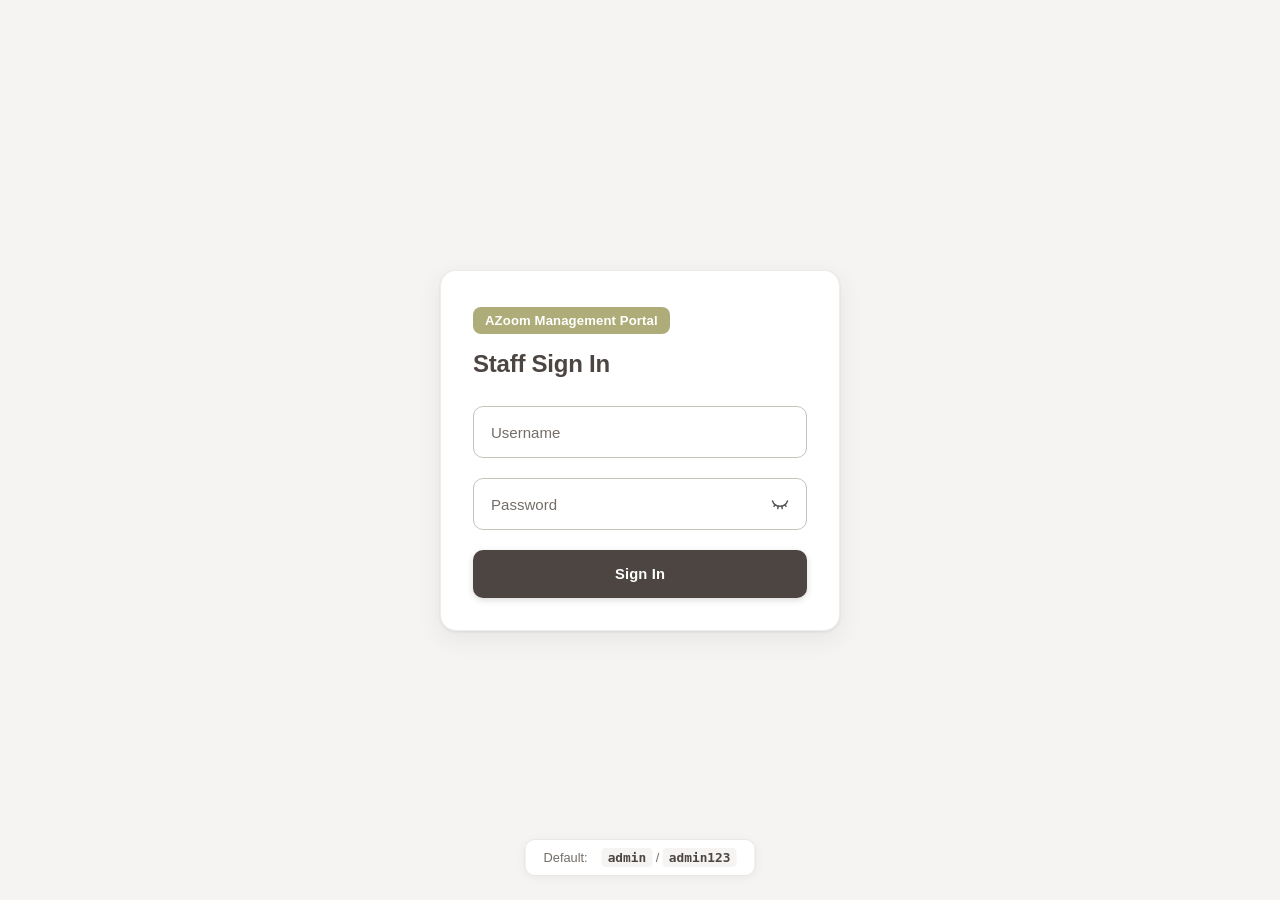
<file: staff.html>
<!DOCTYPE html>
<html lang="en">
<head>
    <meta charset="UTF-8">
    <meta name="viewport" content="width=device-width, initial-scale=1.0">
    <title>AZoom Staff Management Portal</title>
    <link rel="icon" type="image/svg+xml" href="images/logos/azoom-staff_favicon.svg">
    <link rel="apple-touch-icon" href="images/logos/azoom-staff_favicon.svg">
    <link rel="stylesheet" href="css/staff_style.css">
</head>
<body>

    <main class="md-login-screen" id="md-login-screen">
        <div class="md-login-card">
            <div class="md-login-header">
                <span class="md-brand-badge">AZoom Management Portal</span>
                <h1 class="md-login-title">Staff Sign In</h1>
            </div>

            <form class="md-form" id="md-login-form" novalidate>
                <div class="md-field" id="md-field-user">
                    <div class="md-input-wrap">
                        <input type="text" id="md-admin-user" class="md-input" placeholder=" " autocomplete="username" required>
                        <label for="md-admin-user" class="md-label">Username</label>
                    </div>
                </div>

                <div class="md-field" id="md-field-pass">
                    <div class="md-input-wrap has-trailing">
                        <input type="password" id="md-admin-pass" class="md-input" placeholder=" " autocomplete="current-password" required>
                        <label for="md-admin-pass" class="md-label">Password</label>
                        <button type="button" class="md-pwd-toggle" id="md-pwd-toggle" aria-label="Toggle password visibility">
                            <img src="images/eye-closed.svg" alt="" class="md-pwd-eye-icon" id="md-pwd-eye-icon" aria-hidden="true">
                        </button>
                    </div>
                </div>

                <div class="md-error-banner" id="md-login-error" role="alert">
                    Invalid administrator username or password.
                </div>

                <button type="submit" class="md-btn-primary">Sign In</button>
            </form>
        </div>

        <div class="md-default-cred-hint">
            <span>Default:</span>
            <span><code>admin</code> / <code>admin123</code></span>
        </div>
    </main>

    <div class="md-workspace-screen" id="md-workspace-screen">
        <header class="md-appbar">
            <div class="md-appbar-left">
                <button type="button" class="md-drawer-toggle" id="md-drawer-toggle" aria-label="Toggle Navigation Drawer" title="Toggle Navigation Drawer" aria-expanded="false">
                    <span class="md-hamburger-line"></span>
                    <span class="md-hamburger-line"></span>
                    <span class="md-hamburger-line"></span>
                </button>
                <span class="md-appbar-title">AZoom Staff Management Portal</span>
            </div>
            <div class="md-appbar-right">
                <button type="button" class="md-logout-btn" id="md-logout-btn">
                    <svg viewBox="0 0 24 24" width="15" height="15" fill="none" stroke="currentColor" stroke-width="2" stroke-linecap="round" stroke-linejoin="round" class="md-logout-icon" aria-hidden="true">
                        <path d="m16 17 5-5-5-5"></path>
                        <path d="M21 12H9"></path>
                        <path d="M9 21H5a2 2 0 0 1-2-2V5a2 2 0 0 1 2-2h4"></path>
                    </svg>
                    <span>Log Out</span>
                </button>
            </div>
        </header>

        <div class="md-drawer-backdrop" id="md-drawer-backdrop" aria-hidden="true"></div>
        <aside class="md-nav-drawer" id="md-nav-drawer" aria-label="Main Navigation Drawer" aria-hidden="true">
            <div class="md-drawer-body">
                <div class="md-drawer-section">
                    <button type="button" class="md-drawer-item active" data-nav-module="reservation" id="drawer-nav-reservation">
                        <div class="md-drawer-item-left">
                            <svg viewBox="0 0 24 24" width="20" height="20" fill="none" stroke="currentColor" stroke-width="2" stroke-linecap="round" stroke-linejoin="round" class="md-drawer-item-icon">
                                <rect x="3" y="4" width="18" height="18" rx="2" ry="2"></rect>
                                <line x1="16" y1="2" x2="16" y2="6"></line>
                                <line x1="8" y1="2" x2="8" y2="6"></line>
                                <line x1="3" y1="10" x2="21" y2="10"></line>
                            </svg>
                            <span>Reservation</span>
                        </div>
                        <span class="md-drawer-badge-count" id="drawer-res-count">0</span>
                    </button>
                    <button type="button" class="md-drawer-item" data-nav-module="feedback" id="drawer-nav-feedback">
                        <div class="md-drawer-item-left">
                            <svg viewBox="0 0 24 24" width="20" height="20" fill="none" stroke="currentColor" stroke-width="2" stroke-linecap="round" stroke-linejoin="round" class="md-drawer-item-icon">
                                <path d="M21 15a2 2 0 0 1-2 2H7l-4 4V5a2 2 0 0 1 2-2h14a2 2 0 0 1 2 2z"></path>
                            </svg>
                            <span>Feedback</span>
                        </div>
                        <span class="md-drawer-badge-count count-highlight" id="drawer-fb-count">0</span>
                    </button>
                </div>
            </div>
        </aside>

        <div class="md-workspace-layout">

            <aside class="md-sidebar" role="tablist" aria-label="Management Categories">
                <div class="md-sidebar-group" id="md-sidebar-group-reservation">
                    <div class="md-sidebar-group-header">
                        <span class="md-group-title">Reservations</span>
                    </div>
                    <button type="button" class="md-nav-item active" data-staff-tab="in_progress" role="tab" aria-selected="true">
                        <span class="md-nav-label">In Progress</span>
                        <span class="md-nav-count" id="count-in-progress">0</span>
                    </button>
                    <button type="button" class="md-nav-item" data-staff-tab="pending" role="tab" aria-selected="false">
                        <span class="md-nav-label">Pending</span>
                        <span class="md-nav-count" id="count-pending">0</span>
                    </button>
                    <button type="button" class="md-nav-item" data-staff-tab="completed" role="tab" aria-selected="false">
                        <span class="md-nav-label">Completed</span>
                        <span class="md-nav-count" id="count-completed">0</span>
                    </button>
                </div>

                <div class="md-sidebar-group is-hidden" id="md-sidebar-group-feedback" style="display: none;">
                    <div class="md-sidebar-group-header">
                        <span class="md-group-title">Feedback</span>
                    </div>
                    <button type="button" class="md-nav-item active" data-feedback-tab="unread" role="tab" aria-selected="true">
                        <span class="md-nav-label">Unread</span>
                        <span class="md-nav-count count-highlight" id="count-fb-unread">0</span>
                    </button>
                    <button type="button" class="md-nav-item" data-feedback-tab="read" role="tab" aria-selected="false">
                        <span class="md-nav-label">Read</span>
                        <span class="md-nav-count" id="count-fb-read">0</span>
                    </button>
                </div>
            </aside>

            <main class="md-content-area">
                <div id="md-bookings-container" class="md-bookings-container"></div>
                <div id="md-feedbacks-container" class="md-feedbacks-container" style="display: none;"></div>
            </main>
        </div>
    </div>

    <div id="md-snackbar" class="md-snackbar" role="status" aria-live="polite"></div>

    <script src="js/staff_app.js"></script>
</body>
</html>
</file>
<file: css/style.css>
:root {
    --navbar-height: 64px;
}

html {
    overflow-x: hidden;
    overflow-y: scroll;
    scrollbar-gutter: stable;
    max-width: 100%;
}

* {
    margin: 0;
    padding: 0;
    box-sizing: border-box;
    font-family: -apple-system, BlinkMacSystemFont, "Segoe UI", Roboto, sans-serif;
}

body {
    background-color: #AEAC78;
    overflow-x: hidden;
    max-width: 100%;
    width: 100%;
}

#page-about {
    width: 100%;
    max-width: 100%;
    overflow-x: hidden;
}

.navbar {
    position: fixed;
    top: 0;
    left: 0;
    width: 100%;
    z-index: 1000;
    padding: 14px 40px;
    display: flex;
    justify-content: space-between;
    align-items: center;

    background-color: transparent;
    border-bottom: 10px solid transparent;
    box-shadow: none;

    transition: background-color 0.3s ease, border-color 0.3s ease, box-shadow 0.3s ease;
}

.navbar.scrolled {
    background-color: #FCF0DA;
    border-bottom: 10px solid #AEAC78;
    box-shadow: 0 6px 25px rgba(0, 0, 0, 0.2);
    padding: 14px 40px;
}

.nav-actions {
    display: flex;
    align-items: center;
    gap: 12px;
}

.nav-hamburger-btn {
    display: none;
}

.mobile-drawer-overlay,
.mobile-drawer {
    display: none;
}



.logo {
    display: flex;
    align-items: center;
    cursor: pointer;
    line-height: 1;
}

.navbar-logo-img {
    height: 32px;
    width: auto;
    display: block;
    margin-top: 4px;
    filter: brightness(0) invert(96%) sepia(16%) saturate(350%) hue-rotate(345deg);
    transition: filter 0.3s ease, transform 0.2s ease, opacity 0.2s ease;
}

.navbar.scrolled .navbar-logo-img {
    filter: brightness(0) invert(28%) sepia(8%) saturate(450%) hue-rotate(340deg);
}

.logo:hover .navbar-logo-img {
    transform: scale(1.03);
    opacity: 0.95;
}

.logo:active .navbar-logo-img {
    transform: scale(0.96);
}

.nav-links {
    position: absolute;
    left: 50%;
    transform: translateX(-50%);
    display: flex;
    gap: 28px;
}

.nav-btn {
    background: transparent;
    border: none;
    font-size: 1rem;
    font-weight: 600;
    color: #FCF0DA;
    cursor: pointer;
    padding: 6px 12px;
    border-radius: 6px;
    white-space: nowrap;
    transition: color 0.2s ease, text-shadow 0.2s ease;
}

.navbar.scrolled .nav-btn {
    color: #4C4541;
}

.nav-btn:hover {
    color: #ffffff;
    text-shadow: 0 0 12px rgba(255, 255, 255, 0.8);
}

.navbar.scrolled .nav-btn:hover {
    color: #AEAC78;
}

.nav-btn.active {
    color: #ffffff;
    font-weight: 600;
    text-shadow: 0 0 10px rgba(255, 255, 255, 0.5);
}

.navbar.scrolled .nav-btn.active {
    color: #AEAC78;
    text-shadow: none;
}

.nav-auth {
    display: flex;
    align-items: center;
}

.auth-btn {
    background: transparent;
    color: #ffffff;
    border: 1.5px solid rgba(255, 255, 255, 0.7);
    padding: 9px 22px 9px 18px;
    font-size: 1rem;
    font-weight: 600;
    border-radius: 999px;
    cursor: pointer;
    transition: all 0.3s ease;
    display: inline-flex;
    align-items: center;
    gap: 10px;
    line-height: 1;
}
.navbar.scrolled .auth-btn {
    background-color: #4C4541;
    border-color: #4C4541;
    color: #ffffff;
}

.auth-icon {
    width: 18px;
    height: 18px;
    display: block;
    filter: brightness(0) invert(1);
    transition: filter 0.3s ease;
}

.navbar.scrolled .auth-btn .auth-icon {
    filter: brightness(0) invert(1);
}

.auth-btn:hover {
    background-color: #FCF0DA;
    border-color: #FCF0DA;
    color: #4C4541;
}

.auth-btn:hover .auth-icon {
    filter: brightness(0);
}

.navbar.scrolled .auth-btn:hover {
    background-color: #AEAC78;
    border-color: #AEAC78;
    color: #ffffff;
}

.navbar.scrolled .auth-btn:hover .auth-icon {
    filter: brightness(0) invert(1);
}

.auth-btn.is-open,
.auth-btn[aria-expanded="true"],
.auth-btn.is-open:hover,
.auth-btn[aria-expanded="true"]:hover,
.navbar.scrolled .auth-btn.is-open,
.navbar.scrolled .auth-btn[aria-expanded="true"],
.navbar.scrolled .auth-btn.is-open:hover,
.navbar.scrolled .auth-btn[aria-expanded="true"]:hover,
body.mobile-drawer-open .navbar .auth-btn.is-open,
body.mobile-drawer-open .navbar .auth-btn[aria-expanded="true"] {
    background-color: #AEAC78 !important;
    border-color: #AEAC78 !important;
    color: #ffffff !important;
}

.auth-btn.is-open .auth-icon,
.auth-btn[aria-expanded="true"] .auth-icon,
.auth-btn.is-open:hover .auth-icon,
.auth-btn[aria-expanded="true"]:hover .auth-icon,
.navbar.scrolled .auth-btn.is-open .auth-icon,
.navbar.scrolled .auth-btn[aria-expanded="true"] .auth-icon,
.navbar.scrolled .auth-btn.is-open:hover .auth-icon,
.navbar.scrolled .auth-btn[aria-expanded="true"]:hover .auth-icon,
body.mobile-drawer-open .navbar .auth-btn.is-open .auth-icon,
body.mobile-drawer-open .navbar .auth-btn[aria-expanded="true"] .auth-icon {
    filter: brightness(0) invert(1) !important;
}

.hero-visual {
    position: relative;
    width: 100%;
    background-color: #AEAC78;
    overflow: hidden;
}

.hero-slogan {
    position: absolute;
    bottom: 60px;
    left: 0;
    width: 100%;
    text-align: center;
    z-index: 2;
}

.hero-slogan h1 {
    font-size: 2.8rem;
    font-weight: 800;
    color: #FCF0DA;
    letter-spacing: -0.5px;
    margin-bottom: 12px;
    text-shadow: 0 14px 22px rgba(43, 39, 37, 0.24);
}

.hero-slogan p {
    font-size: 1.15rem;
    color: #FCF0DA;
    margin-bottom: 36px;
    text-shadow: 0 8px 14px rgba(43, 39, 37, 0.20);
}

.hero-car-image {
    width: 100%;
    height: 85vh;
    position: relative;
}

.hero-car-image img {
    width: 100%;
    height: 100%;
    object-fit: cover;
    object-position: center 55%;
    display: block;
}

.hero-car-image::after {
    content: '';
    position: absolute;
    bottom: -2px;
    left: 0;
    width: 100%;
    height: 450px;
    background: linear-gradient(
        to bottom,
        rgba(174, 172, 120, 0) 0%,
        rgba(174, 172, 120, 0.3) 25%,
        rgba(174, 172, 120, 0.85) 50%,
        #AEAC78 72%,
        #AEAC78 100%
    );
    z-index: 1;
    pointer-events: none;
}

.reservation-widget {
    background-color: #AEAC78;
    padding: 20px 40px 100px;
    position: relative;
    z-index: 10;
    margin-top: -2px;
}

.reservation-card {
    max-width: 1200px;
    margin: -60px auto 0;
    background-color: #ffffff;
    border-radius: 20px;
    padding: 20px 28px 24px;
    box-shadow: 0 12px 32px rgba(0, 0, 0, 0.10);
    border: 1px solid rgba(76, 69, 65, 0.08);
    position: relative;
}

.widget-top-bar {
    display: flex;
    justify-content: flex-end;
    margin-bottom: 12px;
}

.link-btn {
    background: transparent;
    border: none;
    color: #4C4541;
    font-size: 0.85rem;
    font-weight: 600;
    text-decoration: underline;
    cursor: pointer;
    padding: 0;

    display: inline-flex;
    align-items: center;
    gap: 6px;
    line-height: 1;
    transition: color 0.2s ease;
}

.link-btn span {
    text-decoration: underline;
}

.link-btn:hover {
    color: #AEAC78;
}

.booking-link-icon {
    width: 15px;
    height: 15px;
    display: block;
    transform: translateY(0.5px);
}

.widget-inputs-row {
    display: flex;
    align-items: flex-end;
    gap: 16px;
}

.widget-field {
    flex: 1;
    display: flex;
    flex-direction: column;
    gap: 6px;
}

.widget-field label {
    font-size: 0.75rem;
    font-weight: 700;
    color: #4C4541;
    text-transform: uppercase;
    letter-spacing: 0.5px;
}

.widget-field select,
.widget-field input {
    width: 100%;
    height: 46px;
    padding: 0 14px;
    border: 1px solid #e2e8f0;
    border-radius: 8px;
    font-size: 0.9rem;
    color: #4C4541;
    background-color: #f8fafc;
    outline: none;
    cursor: pointer;
    box-sizing: border-box;
    transition: all 0.2s ease;
}

.widget-field select {
    appearance: none;
    -webkit-appearance: none;
    -moz-appearance: none;
    background-image: url('../images/chevron-down.svg');
    background-repeat: no-repeat;
    background-position: right 12px center;
    background-size: 16px;
    padding-right: 36px;
}

.widget-field select:invalid {
    color: #78716c;
}

.widget-field select option {
    color: #4C4541;
}

.widget-field input[type="date"] {
    position: relative;
    cursor: pointer;
}

.widget-field input[type="date"]::-webkit-calendar-picker-indicator {
    position: absolute;
    top: 0;
    left: 0;
    width: 100%;
    height: 100%;
    margin: 0;
    padding: 0;
    background-image: url('../images/calendar-fold.svg');
    background-position: right 14px center;
    background-size: 18px 18px;
    background-repeat: no-repeat;
    cursor: pointer;
    opacity: 0.75;
    transition: opacity 0.2s ease;
    z-index: 1;
}

.widget-field input[type="date"]::-webkit-datetime-edit {
    pointer-events: none;
}

.widget-field input[type="date"]::-webkit-datetime-edit-fields-wrapper,
.widget-field input[type="date"]::-webkit-datetime-edit-text,
.widget-field input[type="date"]::-webkit-datetime-edit-month-field,
.widget-field input[type="date"]::-webkit-datetime-edit-day-field,
.widget-field input[type="date"]::-webkit-datetime-edit-year-field {
    outline: none;
    user-select: none;
    -webkit-user-select: none;
}

.widget-field input[type="date"]::-webkit-datetime-edit-month-field:focus,
.widget-field input[type="date"]::-webkit-datetime-edit-day-field:focus,
.widget-field input[type="date"]::-webkit-datetime-edit-year-field:focus {
    background-color: transparent !important;
    color: inherit !important;
    outline: none !important;
}

.widget-field input[type="date"]::selection,
.widget-field input[type="date"]::-webkit-datetime-edit-month-field::selection,
.widget-field input[type="date"]::-webkit-datetime-edit-day-field::selection,
.widget-field input[type="date"]::-webkit-datetime-edit-year-field::selection {
    background-color: transparent !important;
}

.widget-field select:focus,
.widget-field input:focus,
.widget-field input:active,
.widget-field input.is-focused {
    border-color: #AEAC78;
}

.widget-field input.input-error,
.widget-field select.input-error {
    border-color: #E0564C !important;
    background-color: #FFF6F5 !important;
    box-shadow: 0 0 0 3px rgba(224, 86, 76, 0.15) !important;
}

@keyframes inputShake {
    0%, 100% { transform: translateX(0); }
    20%, 60% { transform: translateX(-4px); }
    40%, 80% { transform: translateX(4px); }
}

.widget-field.shake {
    animation: inputShake 0.38s ease-in-out;
}

.widget-btn-box {
    flex-shrink: 0;
}

.search-cars-btn {
    height: 46px;
    display: inline-flex;
    align-items: center;
    justify-content: center;
    background-color: #4C4541;
    color: #ffffff;
    border: none;
    padding: 0 28px;
    font-size: 0.95rem;
    font-weight: 700;
    border-radius: 8px;
    cursor: pointer;
    transition: all 0.2s ease;
    white-space: nowrap;
}

.search-cars-btn:hover {
    background-color: #AEAC78;
}

.features-section {
    background-color: #FCF0DA;
    padding: 90px 40px;
}

.features-header {
    text-align: center;
    max-width: 1000px;
    margin: 0 auto 56px;
}

.features-tag {
    font-size: 0.85rem;
    font-weight: 700;
    color: #AEAC78;
    letter-spacing: 2px;
    text-transform: uppercase;
    display: inline-block;
    margin-bottom: 12px;
}

.features-header h2 {
    font-size: 2.2rem;
    font-weight: 800;
    color: #4C4541;
    letter-spacing: -0.5px;
    line-height: 1.3;
}

.features-grid {
    max-width: 1200px;
    margin: 0 auto;
    display: grid;
    grid-template-columns: repeat(3, 1fr);
    gap: 32px;
}

.feature-card {
    background-color: #ffffff;
    border: 1px solid #f1f5f9;
    border-radius: 18px;
    padding: 36px 28px;
    box-shadow: 0 4px 20px rgba(0, 0, 0, 0.04);
    transition: all 0.3s ease;
}

.feature-card:hover {
    box-shadow: 0 16px 36px rgba(0, 0, 0, 0.08);
}

.feature-icon {
    width: 54px;
    height: 54px;
    display: flex;
    align-items: center;
    justify-content: center;
    margin-bottom: 24px;

    color: #4C4541;
    transition: all 0.3s ease;
}

.feature-icon svg {
    display: block;
    stroke-width: 1.5;
}

.feature-info h3 {
    font-size: 1.15rem;
    font-weight: 700;
    color: #4C4541;
    margin-bottom: 10px;
    line-height: 1.4;
}

.feature-info p {
    font-size: 0.95rem;
    color: #78716c;
    line-height: 1.6;
}

.showcase-section {
    max-width: 1280px;
    margin: 80px auto;
    padding: 0 40px;
    display: flex;
    align-items: stretch;
    gap: 48px;
}

.showcase-image {
    flex: 0 0 410px;
    border-radius: 24px;
    overflow: hidden;
    box-shadow: 0 16px 40px rgba(0, 0, 0, 0.15);
}

.showcase-image img {
    width: 100%;
    height: 100%;
    object-fit: cover;
    display: block;
    transition: transform 0.4s ease;
}

.showcase-image:hover img {
    transform: scale(1.03);
}

.showcase-content {
    flex: 1;
    background-color: #ffffff;
    border-radius: 24px;
    padding: 40px 44px;
    box-shadow: 0 16px 40px rgba(0, 0, 0, 0.12);

    display: flex;
    flex-direction: column;
    justify-content: space-between;
    align-items: flex-start;
}

.showcase-content h2 {
    font-size: 2.2rem;
    font-weight: 800;
    color: #4C4541;
    letter-spacing: -0.5px;
    line-height: 1.2;
    margin: 0;
}

.showcase-content .highlight-text {
    color: #AEAC78;
}

.benefits-grid {
    width: 100%;
    flex: 1;
    display: flex;
    flex-direction: column;
    justify-content: space-evenly;
    margin: 20px 0;
}

.benefit-item {
    display: flex;
    align-items: center;
    gap: 14px;
}

.benefit-icon {
    width: 20px;
    height: 20px;
    display: block;
    flex-shrink: 0;
    transform: translateY(1px);
}

.benefit-item p {
    font-size: 0.95rem;
    color: #4C4541;
    font-weight: 500;
    line-height: 1.4;
}

.explore-btn {
    background-color: #4C4541;
    color: #ffffff;
    border: none;
    padding: 14px 34px;
    font-size: 0.95rem;
    font-weight: 700;
    border-radius: 999px;
    cursor: pointer;
    transition: all 0.25s ease;
}

.explore-btn:hover {
    background-color: #AEAC78;
}

.locations-banner {
    margin: 80px auto;
    background-color: #F2C46A;
    padding: 70px 40px;
    text-align: center;
    position: relative;
    z-index: 2;

    overflow: hidden;
}

.banner-tower {
    position: absolute;
    left: 80px;
    bottom: -50px;
    width: 250px;
    height: 250px;
    pointer-events: none;
    z-index: 1;
}

.banner-city {
    position: absolute;
    right: 80px;
    bottom: -50px;
    width: 250px;
    height: 250px;
    pointer-events: none;
    z-index: 1;
}

.tower-icon,
.city-icon {
    width: 100%;
    height: 100%;
    display: block;
    filter: brightness(0) invert(1);
    opacity: 0.9;
}

.banner-car {
    position: absolute;
    left: -80px;
    bottom: -15px;
    width: 90px;
    height: 90px;
    z-index: 10;
    pointer-events: none;
    animation: drive-across 12s linear infinite;
    will-change: transform;
}

.car-icon {
    width: 100%;
    height: 100%;
    display: block;
    filter: brightness(0);
    opacity: 0.7;
}

@keyframes drive-across {
    0% {
        transform: translateX(0);
    }
    100% {
        transform: translateX(calc(100vw + 120px));
    }
}

.earth-badge {
    width: 280px;
    height: 280px;

    margin: -140px auto 20px;

    display: flex;
    align-items: center;
    justify-content: center;
}

.rotating-earth {
    width: 100%;
    height: 100%;
    display: block;

    filter: brightness(0) invert(1);
    opacity: 0.95;
    animation: spin-earth 24s linear infinite;
    will-change: transform;
}

@keyframes spin-earth {
    from {
        transform: rotate(0deg);
    }
    to {
        transform: rotate(360deg);
    }
}

.locations-banner-content {
    max-width: 650px;
    margin: 0 auto;
}

.locations-banner-content h2 {
    font-size: 2.3rem;
    font-weight: 800;
    color: #4C4541;
    letter-spacing: -0.5px;
    line-height: 1.3;
    margin-bottom: 32px;
}

.highlight-text {
    color: #FCF0DA;
}

.banner-btn {
    background: transparent;
    color: #ffffff;
    border: 1.5px solid rgba(255, 255, 255, 0.6);
    border-radius: 999px;
    padding: 14px 36px;
    font-size: 0.95rem;
    font-weight: 600;
    cursor: pointer;
    transition: all 0.25s ease;
}

.banner-btn:hover {
    background-color: #FCF0DA;
    color: #4C4541;
    border-color: #FCF0DA;
}

.site-footer {
    background-color: #2b2725;
    padding: 44px 0 32px;
}
.footer-container {
    max-width: 1280px;
    margin: 0 auto;
    padding: 0 40px;
    display: flex;
    flex-direction: column;
}

.footer-top {
    display: flex;
    justify-content: space-between;
    align-items: center;
    margin-bottom: 26px;
}
.footer-logo {
    display: flex;
    align-items: center;
    cursor: pointer;
    line-height: 1;
}

.footer-logo-img {
    height: 30px;
    width: auto;
    display: block;
    filter: brightness(0) invert(1);
    opacity: 0.92;
    transition: opacity 0.25s ease, transform 0.2s ease;
}

.footer-logo:hover .footer-logo-img {
    opacity: 1;
    transform: scale(1.03);
}

.footer-logo:active .footer-logo-img {
    transform: scale(0.96);
}
.footer-socials {
    display: flex;
    gap: 14px;
    align-items: center;
}
.social-link {
    width: 32px;
    height: 32px;
    display: flex;
    align-items: center;
    justify-content: center;
    transition: all 0.25s ease;
    border: none;
    background: transparent;
}
.social-icon {
    width: 100%;
    height: 100%;
    display: block;
    filter: brightness(0) invert(0.85);
    transition: all 0.25s ease;
}
.social-link:hover .social-icon {
    filter: brightness(0) invert(1);
}

.footer-divider {
    width: 100%;
    height: 1px;
    background-color: rgba(255, 255, 255, 0.1);
    margin-bottom: 22px;
}

.footer-bottom {
    text-align: center;
}
.copyright {
    font-size: 0.8rem;
    color: #a8a29e;
    margin: 0;
}

.page-view {
    display: none;
}
.page-view.active {
    display: block;
    animation: fadeInPage 0.25s ease-out;
}
@keyframes fadeInPage {
    from {
        opacity: 0;
    }
    to {
        opacity: 1;
    }
}

.about-hero-wrapper {
    min-height: 100vh;
    display: flex;
    flex-direction: column;
}

.about-hero {
    position: relative;
    flex: 1;
    background-color: #4C4541;
    display: flex;
    align-items: center;
    padding: 90px 0 30px;
    overflow: hidden;
}

.about-hero-media {
    position: absolute;
    top: 0;
    right: 0;
    width: 50%;
    height: 100%;
    overflow: hidden;
    z-index: 1;
}

.about-hero-media img {
    width: 100%;
    height: 100%;
    object-fit: cover;
    object-position: center 32%;
    display: block;
}

.about-hero-container {
    position: relative;
    z-index: 2;
    max-width: 1280px;
    width: 100%;
    margin: 0 auto;
    padding: 0 40px;
    display: grid;
    grid-template-columns: 1fr 1fr;
    align-items: center;
}

.about-hero-content {
    grid-column: 1 / 2;
    max-width: 480px;
    width: 100%;
    color: #FCF0DA;
    padding-right: 32px;
    box-sizing: border-box;
}

.about-tag {
    display: inline-block;
    font-size: 0.85rem;
    font-weight: 700;
    letter-spacing: 2.5px;
    color: #F2C46A;
    margin-bottom: 14px;
    text-transform: uppercase;
}

.about-hero-content h1 {
    font-size: clamp(2rem, 3.2vw, 3rem);
    line-height: 1.18;
    font-weight: 800;
    letter-spacing: -0.5px;
    margin-bottom: 20px;
    color: #FCF0DA;
    word-break: normal;
    overflow-wrap: break-word;
}

.about-hero-content .highlight-text {
    color: #AEAC78;
}

.about-hero-content p {
    font-size: clamp(0.96rem, 1.15vw, 1.12rem);
    line-height: 1.7;
    color: rgba(252, 240, 218, 0.9);
    margin-bottom: 0;
}

.about-creds-bar {
    flex-shrink: 0;
    background-color: #2b2725;
    border-bottom: 1px solid rgba(255, 255, 255, 0.08);
    padding: 24px 0;
}

.about-creds-container {
    max-width: 1280px;
    width: 100%;
    margin: 0 auto;
    padding: 0 40px;
    display: grid;
    grid-template-columns: 1fr auto 1fr auto 1fr auto 1fr;
    align-items: center;
    gap: 16px;
}

.cred-item {
    display: flex;
    flex-direction: column;
    align-items: center;
    text-align: center;
}

.cred-title {
    font-size: 1.05rem;
    font-weight: 800;
    color: #FCF0DA;
    margin-bottom: 4px;
}

.cred-sub {
    font-size: 0.85rem;
    color: #AEAC78;
    font-weight: 500;
}

.cred-divider-icon {
    width: 24px;
    height: 24px;
    display: block;
    flex-shrink: 0;
    filter: invert(76%) sepia(19%) saturate(530%) hue-rotate(34deg) brightness(92%) contrast(87%);
    opacity: 0.8;
    transition: opacity 0.25s ease;
}

.cred-divider-icon:hover {
    opacity: 1;
}

.about-story-section {
    padding: 90px 0;
    background-color: #ffffff;
}

.about-story-section + .about-story-section {
    padding-top: 20px;
}

.story-grid {
    max-width: 1280px;
    width: 100%;
    margin: 0 auto;
    padding: 0 40px;
    display: grid;
    grid-template-columns: 1fr 1fr;
    gap: 48px;
    align-items: stretch;
}

.story-grid.reverse {
    grid-template-columns: 1fr 1fr;
}

.story-text-col {
    display: flex;
    flex-direction: column;
    justify-content: center;
}

.story-image-col {
    display: flex;
    height: 100%;
}

.section-kicker {
    font-size: 0.85rem;
    font-weight: 800;
    letter-spacing: 2px;
    color: #AEAC78;
    display: block;
    margin-bottom: 12px;
}

.headline-zero-lockup {
    display: flex;
    align-items: flex-start;
    gap: 16px;
    margin-bottom: 24px;
}

.giant-zero {
    font-size: 5.2rem;
    font-weight: 900;
    line-height: 0.8;
    color: #AEAC78;
    letter-spacing: -3px;
    flex-shrink: 0;
    user-select: none;
    margin-top: 0px;
}

.zero-headline-text {
    font-size: 2.1rem;
    line-height: 1.15;
    font-weight: 800;
    color: #4C4541;
    letter-spacing: -0.5px;
    margin: 0;
}

.zero-headline-text span {
    display: block;
}

.story-text-col h2 {
    font-size: 2.3rem;
    line-height: 1.25;
    font-weight: 800;
    color: #4C4541;
    letter-spacing: -0.5px;
    margin-bottom: 20px;
}

.story-text-col p {
    font-size: 1.05rem;
    line-height: 1.75;
    color: #55504c;
    margin-bottom: 18px;
}

.story-highlight-box {
    margin-top: 24px;
    padding: 18px 24px;
    background-color: #FCF0DA;
    border-left: 4px solid #AEAC78;
    border-radius: 0 12px 12px 0;
}

.highlight-quote {
    font-style: italic;
    color: #4C4541;
    font-weight: 600;
    margin-bottom: 0 !important;
}

.story-cta-btn {
    align-self: flex-start;
    margin-top: 16px;
    background-color: #4C4541;
    color: #FCF0DA;
    border: none;
    padding: 12px 28px;
    font-size: 0.98rem;
    font-weight: 600;
    border-radius: 999px;
    cursor: pointer;
    transition: all 0.25s ease;
}

.story-cta-btn:hover {
    background-color: #AEAC78;
    color: #ffffff;
}

.story-img-card {
    width: 100%;
    height: 100%;
    border-radius: 24px 0 0 24px;
    border-right: 5px solid #AEAC78;
    overflow: hidden;
    box-shadow: 0 16px 40px rgba(0, 0, 0, 0.12);
}

.story-grid.reverse .story-img-card {
    border-radius: 0 24px 24px 0;
    border-right: none;
    border-left: 5px solid #4C4541;
}

.story-img-card img {
    width: 100%;
    height: 100%;
    object-fit: cover;
    display: block;
    transition: transform 0.5s ease;
}

.story-img-card:hover img {
    transform: scale(1.03);
}

.about-metrics-bar {
    background-color: #FCF0DA;
    padding: 80px 0;
    text-align: center;
    border-top: 1px solid rgba(174, 172, 120, 0.3);
}

.about-metrics-container {
    max-width: 1280px;
    width: 100%;
    margin: 0 auto;
    padding: 0 40px;
}

.metrics-kicker {
    font-size: 0.85rem;
    font-weight: 800;
    letter-spacing: 2.5px;
    color: #AEAC78;
    display: block;
    margin-bottom: 8px;
}

.metrics-header h3 {
    font-size: 2.2rem;
    font-weight: 800;
    color: #4C4541;
    letter-spacing: -0.5px;
    margin-bottom: 48px;
}

.metrics-grid {
    display: grid;
    grid-template-columns: repeat(4, 1fr);
    gap: 24px;
}

.metric-card {
    background: #ffffff;
    padding: 32px 20px;
    border-radius: 18px;
    box-shadow: 0 8px 24px rgba(76, 69, 65, 0.06);
    border: 1px solid rgba(174, 172, 120, 0.25);
    transition: transform 0.3s ease;
}

.metric-card:hover {
    box-shadow: 0 12px 30px rgba(76, 69, 65, 0.12);
}

.metric-num {
    font-size: 2.8rem;
    font-weight: 900;
    color: #4C4541;
    line-height: 1;
    margin-bottom: 8px;
    letter-spacing: -1px;
}

.accent-symbol {
    color: #AEAC78;
}

.metric-label {
    font-size: 1.05rem;
    font-weight: 700;
    color: #4C4541;
    margin-bottom: 8px;
}

.metric-label sub {
    font-size: 0.75em;
    line-height: 0;
    vertical-align: -0.2em;
}

.metric-desc {
    font-size: 0.88rem;
    color: #726b67;
    line-height: 1.45;
}

.about-contact-section {
    background: linear-gradient(90deg, #FCF0DA 0%, #FCF0DA 50%, #4C4541 50%, #4C4541 100%);
    padding: 90px 0;
}

.contact-container {
    max-width: 1280px;
    width: 100%;
    margin: 0 auto;
    padding: 0 40px;
    display: grid;
    grid-template-columns: 1fr 1.35fr;
    gap: 56px;
    align-items: flex-start;
}

.contact-info-col h2 {
    font-size: 2.5rem;
    font-weight: 800;
    line-height: 1.2;
    margin-bottom: 20px;
    color: #4C4541;
}

.contact-info-col p {
    font-size: 1.05rem;
    line-height: 1.7;
    color: #55504c;
    margin-bottom: 36px;
}

.contact-details-list {
    display: flex;
    flex-direction: column;
    gap: 20px;
}

.contact-item {
    display: flex;
    align-items: center;
    gap: 14px;
}

.contact-icon {
    width: 20px;
    height: 20px;
    display: block;
    flex-shrink: 0;
    opacity: 0.85;
    transform: translateY(2.5px);
}

.contact-label {
    font-size: 0.82rem;
    font-weight: 700;
    letter-spacing: 1.5px;
    text-transform: uppercase;
    color: #7a784d;
}

.contact-val {
    font-size: 1.05rem;
    font-weight: 600;
    color: #4C4541;
}

.contact-link {
    font-size: 1.05rem;
    font-weight: 700;
    color: #4C4541;
    text-decoration: underline;
    text-underline-offset: 3px;
    transition: color 0.2s;
}

.contact-link:hover {
    color: #AEAC78;
}
.contact-form-card {
    background-color: #ffffff;
    border-radius: 24px;
    padding: 42px 44px;
    box-shadow: 0 20px 45px rgba(0, 0, 0, 0.2), 0 4px 12px rgba(0, 0, 0, 0.08);
    color: #4C4541;
}

.form-row {
    display: grid;
    grid-template-columns: 1fr 1fr;
    gap: 16px;
}

.form-group {
    margin-bottom: 16px;
}

.form-group input,
.form-group select,
.form-group textarea {
    width: 100%;
    padding: 15px 18px;
    border: 1.5px solid #d8d3cb;
    border-radius: 14px;
    font-size: 0.98rem;
    font-family: inherit;
    color: #4C4541;
    background-color: #ffffff;
    outline: none;
    transition: border-color 0.2s ease, box-shadow 0.2s ease;
}

.form-group input::placeholder,
.form-group textarea::placeholder {
    color: #78716c;
    opacity: 0.9;
}

.form-group select:invalid {
    color: #78716c;
}

.form-group select option {
    color: #4C4541;
}

.form-group select {
    appearance: none;
    -webkit-appearance: none;
    -moz-appearance: none;
    background-image: url('../images/chevron-down.svg');
    background-repeat: no-repeat;
    background-position: right 16px center;
    background-size: 16px;
    padding-right: 42px;
    cursor: pointer;
}

.form-group textarea {
    resize: vertical;
    min-height: 120px;
}

.form-group input:focus,
.form-group select:focus,
.form-group textarea:focus {
    border-color: #AEAC78;
    background-color: #ffffff;
    box-shadow: 0 0 0 3px rgba(174, 172, 120, 0.25);
}

.form-btn-row {
    margin-top: 8px;
    display: flex;
    align-items: center;
    gap: 16px;
    flex-wrap: wrap;
}

.contact-submit-btn {
    display: inline-flex;
    align-items: center;
    justify-content: center;
    width: auto;
    background-color: #F2C46A;
    color: #4C4541;
    border: none;
    padding: 14px 34px;
    font-size: 1rem;
    font-weight: 700;
    border-radius: 999px;
    cursor: pointer;
    transition: background-color 0.25s ease, color 0.25s ease;
}

.contact-submit-btn:hover {
    background-color: #4C4541;
    color: #F2C46A;
}



.locations-hero {
    background-color: #F2C46A;
    padding: 130px 0 54px;
    min-height: 342px;
    box-sizing: border-box;
    color: #4C4541;
}

.locations-hero-container {
    max-width: 1280px;
    width: 100%;
    margin: 0 auto;
    padding: 0 40px;
    display: flex;
    justify-content: space-between;
    align-items: flex-start;
    gap: 40px;
}

.locations-hero-text {
    max-width: 820px;
}

.locations-hero-text h1 {
    font-size: 2.8rem;
    font-weight: 800;
    color: #4C4541;
    letter-spacing: -0.5px;
    margin-top: 0;
    margin-bottom: 14px;
    line-height: 1.15;
}

.locations-hero-text p {
    font-size: 1.12rem;
    line-height: 1.7;
    color: #4C4541;
    max-width: 820px;
    margin: 0;
}

.locations-hero-icon-box {
    flex-shrink: 0;
    display: flex;
    align-items: flex-start;
}

.locations-hero-map-icon {
    width: 125px;
    height: 125px;
    margin-top: -9px;
    opacity: 0.95;
    display: block;
    transition: transform 0.3s ease;
}

.locations-hero-map-icon:hover {
    transform: scale(1.05);
}

.locations-content-wrapper {
    background-color: #FCF0DA;
    padding: 60px 0 100px;
}

.locations-container {
    max-width: 1280px;
    width: 100%;
    margin: 0 auto;
    padding: 0 40px;
}

.locations-section-header {
    margin-bottom: 34px;
}

.loc-section-kicker {
    font-size: 0.82rem;
    font-weight: 800;
    letter-spacing: 2px;
    color: #AEAC78;
    text-transform: uppercase;
    margin-bottom: 8px;
    display: block;
}

.locations-section-header h2 {
    font-size: 2.2rem;
    font-weight: 800;
    color: #4C4541;
    letter-spacing: -0.5px;
    margin-bottom: 8px;
}

.locations-section-header p {
    font-size: 1.05rem;
    color: #6e6763;
    margin: 0;
    max-width: 720px;
    line-height: 1.6;
}

.branches-row {
    display: grid;
    grid-template-columns: repeat(2, 1fr);
    gap: 32px;
}

.carparks-row {
    display: grid;
    grid-template-columns: repeat(3, 1fr);
    gap: 32px;
    margin-top: 36px;
}

.location-card {
    background-color: #ffffff;
    border-radius: 20px;
    overflow: hidden;
    border: 1px solid rgba(76, 69, 65, 0.08);
    box-shadow: 0 10px 30px rgba(0, 0, 0, 0.05);
    display: flex;
    flex-direction: column;
    transition: box-shadow 0.3s ease;
}

.location-card:hover {
    box-shadow: 0 18px 42px rgba(0, 0, 0, 0.12);
}

.loc-img-wrapper {
    border-radius: 20px 20px 0 0;
    position: relative;
    width: 100%;
    overflow: hidden;
    background-color: #2b2725;
}

.branches-row .loc-img-wrapper {
    height: 260px;
}

.carparks-row .loc-img-wrapper {
    height: 215px;
}

.loc-img-wrapper img {
    width: 100%;
    height: 100%;
    object-fit: cover;
    display: block;
    transition: transform 0.5s ease;
}

.location-card:hover .loc-img-wrapper img {
    transform: scale(1.05);
}

.loc-card-body {
    position: relative;
    z-index: 2;
    margin-top: -24px;
    background-color: #ffffff;
    border-radius: 20px;
    box-shadow: 0 -4px 18px rgba(0, 0, 0, 0.06);
    padding: 24px 26px 24px;
    display: flex;
    flex-direction: column;
    justify-content: space-between;
    align-items: flex-start;
    gap: 16px;
    flex: 1;
}

.loc-card-body h3 {
    font-size: 1.3rem;
    font-weight: 800;
    color: #4C4541;
    letter-spacing: -0.3px;
    margin: 0;
    line-height: 1.25;
    display: flex;
    align-items: center;
    gap: 10px;
}

.loc-title-icon {
    width: 22px;
    height: 22px;
    flex-shrink: 0;
    display: inline-block;
    object-fit: contain;
    opacity: 0.85;
}

.loc-details-btn {
    background: transparent;
    border: none;
    color: #78706A;
    font-family: inherit;
    font-size: 0.92rem;
    font-weight: 600;
    cursor: pointer;
    padding: 6px 10px;
    margin-left: -10px;
    margin-bottom: -4px;
    border-radius: 8px;
    text-decoration: underline;
    text-underline-offset: 3px;
    transition: color 0.2s ease, background-color 0.2s ease, transform 0.12s cubic-bezier(0.16, 1, 0.3, 1);
    display: inline-block;
    line-height: 1.2;
    transform-origin: center;
}

.loc-details-btn:hover {
    color: #D49B2A;
    background-color: rgba(242, 196, 106, 0.2);
}

.loc-details-btn:active {
    transform: scale(0.94);
}

@media (max-width: 992px) {
    .branches-row {
        grid-template-columns: 1fr;
    }
    .carparks-row {
        grid-template-columns: repeat(2, 1fr);
    }
}

@media (max-width: 640px) {
    .carparks-row {
        grid-template-columns: 1fr;
    }
    .locations-hero h1 {
        font-size: 2.2rem;
    }
    .locations-hero-map-icon {
        width: 80px;
        height: 80px;
        margin-top: -6px;
    }
    .locations-hero-container,
    .locations-container {
        padding: 0 20px;
    }
}

.evs-hero {
    background-color: #FF7F50;
    padding: 130px 0 54px;
    min-height: 342px;
    box-sizing: border-box;
    color: #2b2725;
}

.evs-hero-container {
    max-width: 1280px;
    width: 100%;
    margin: 0 auto;
    padding: 0 40px;
    text-align: center;
}

.evs-hero-title {
    font-size: 2.6rem;
    font-weight: 800;
    color: #2b2725;
    letter-spacing: -0.5px;
    margin-top: 0;
    margin-bottom: 16px;
    line-height: 1.2;
    text-transform: uppercase;
}

.evs-hero-desc {
    font-size: 1.12rem;
    line-height: 1.7;
    color: #383430;
    max-width: 860px;
    margin: 0 auto;
}

.ev-filter-section {
    background-color: #FAF7F0;
    border-bottom: 1px solid rgba(76, 69, 65, 0.12);
    padding: 22px 0;
}

.ev-filter-container {
    max-width: 1280px;
    width: 100%;
    margin: 0 auto;
    padding: 0 40px;
    display: flex;
    justify-content: space-between;
    align-items: center;
    gap: 20px;
}

.ev-filter-info {
    display: flex;
    align-items: baseline;
    gap: 16px;
    flex-wrap: wrap;
}

.ev-filter-count {
    font-size: 1.35rem;
    font-weight: 800;
    color: #4C4541;
    letter-spacing: -0.3px;
}

.ev-filter-subtext {
    font-size: 0.92rem;
    color: #78706a;
}

.ev-filter-action {
    display: flex;
    align-items: center;
}

.ev-filter-action {
    display: flex;
    align-items: center;
    gap: 12px;
}

.ev-sort-group {
    display: inline-flex;
    align-items: center;
    gap: 10px;
}

.ev-sort-btn {
    display: inline-flex;
    align-items: center;
    gap: 7px;
    background-color: transparent;
    color: #4C4541;
    border: 1.5px solid #4C4541;
    border-radius: 24px;
    padding: 10px 20px;
    font-size: 0.95rem;
    font-weight: 600;
    line-height: 1;
    font-family: inherit;
    cursor: pointer;
    transition: background-color 0.25s ease, border-color 0.25s ease, color 0.25s ease, transform 0.15s ease;
    user-select: none;
    -webkit-tap-highlight-color: transparent;
}

.ev-sort-btn:hover {
    background-color: #4C4541;
    border-color: #4C4541;
    color: #FCF0DA;
}

.ev-sort-btn:active {
    transform: scale(0.97);
}

.ev-sort-btn.is-active {
    background-color: #4C4541;
    border-color: #4C4541;
    color: #FCF0DA;
}

.ev-sort-icon {
    width: 13px;
    height: 13px;
    display: block;
    transform: translateY(0.5px);
}

.ev-sort-icon path {
    stroke: currentColor;
    transition: opacity 0.2s ease, stroke 0.2s ease;
}

.ev-sort-btn .sort-arr-up,
.ev-sort-btn .sort-arr-down {
    opacity: 0.45;
}

.ev-sort-btn:hover:not(.is-active) .sort-arr-up,
.ev-sort-btn:hover:not(.is-active) .sort-arr-down {
    opacity: 0.85;
}

.ev-sort-btn.is-asc .sort-arr-up {
    opacity: 1;
}
.ev-sort-btn.is-asc .sort-arr-down {
    opacity: 0;
}

.ev-sort-btn.is-desc .sort-arr-up {
    opacity: 0;
}
.ev-sort-btn.is-desc .sort-arr-down {
    opacity: 1;
}

@keyframes cardReorderIn {
    0% {
        opacity: 0.55;
        transform: translateY(6px);
    }
    100% {
        opacity: 1;
        transform: translateY(0);
    }
}

.ev-card.is-reordered {
    animation: cardReorderIn 0.28s cubic-bezier(0.16, 1, 0.3, 1) forwards;
}

@media (max-width: 640px) {
    .ev-filter-container {
        flex-direction: column;
        align-items: flex-start;
        gap: 14px;
    }
    .ev-filter-action {
        width: 100%;
        justify-content: space-between;
        flex-wrap: wrap;
        gap: 8px;
    }
    .ev-sort-group {
        gap: 8px;
    }
    .ev-sort-btn {
        padding: 8px 14px;
        font-size: 0.88rem;
    }
}

.ev-filter-btn {
    display: inline-flex;
    align-items: center;
    gap: 8px;
    background-color: transparent;
    color: #4C4541;
    border: 1.5px solid #4C4541;
    border-radius: 24px;
    padding: 10px 24px;
    font-size: 0.95rem;
    font-weight: 600;
    line-height: 1;
    font-family: inherit;
    cursor: pointer;
    transition: background-color 0.25s ease, border-color 0.25s ease, color 0.25s ease;
}

.ev-filter-btn span {
    line-height: 1;
    display: inline-block;
}

.ev-filter-btn:hover {
    background-color: #4C4541;
    border-color: #4C4541;
    color: #FCF0DA;
}

.ev-filter-btn.is-filtered {
    background-color: #4C4541;
    border-color: #4C4541;
    color: #FCF0DA;
}

.ev-filter-icon {
    width: 15px;
    height: 15px;
    display: block;
    flex-shrink: 0;
    transition: filter 0.25s ease;
}

.ev-filter-btn:hover .ev-filter-icon,
.ev-filter-btn.is-filtered .ev-filter-icon {
    filter: brightness(0) invert(1);
}

.ev-fleet-section {
    background-color: #FCF0DA;
    padding: 50px 0 90px;
}

.ev-fleet-container {
    max-width: 1280px;
    width: 100%;
    margin: 0 auto;
    padding: 0 40px;
    display: grid;
    grid-template-columns: repeat(3, 1fr);
    gap: 32px;
}

.ev-card {
    background-color: #ffffff;
    border-radius: 20px;
    overflow: hidden;
    position: relative;
    display: flex;
    flex-direction: column;
    box-shadow: 0 4px 18px rgba(0, 0, 0, 0.05);
    border: 1px solid rgba(76, 69, 65, 0.08);
    transition: box-shadow 0.3s ease;

    -webkit-mask-image: -webkit-radial-gradient(white, black);
    mask-image: radial-gradient(white, black);
    transform: translateZ(0);
}

.ev-card:hover {
    box-shadow: 0 12px 30px rgba(0, 0, 0, 0.12);
}

.ev-card-image-box {
    height: 225px;
    background-color: #F7F5F0;
    position: relative;
    overflow: hidden;
    display: flex;
    align-items: center;
    justify-content: center;
    border-radius: 20px 20px 0 0;
}

.ev-card-placeholder {
    display: flex;
    flex-direction: column;
    align-items: center;
    gap: 8px;
    user-select: none;
}

.ev-placeholder-icon {
    width: 48px;
    height: 48px;
    opacity: 0.35;
    display: block;
    filter: invert(30%) sepia(8%) saturate(500%) hue-rotate(345deg);
}

.ev-placeholder-text {
    font-size: 0.8rem;
    font-weight: 600;
    letter-spacing: 0.8px;
    color: #988f88;
    text-transform: uppercase;
}

.ev-card-image-box img.ev-real-image {
    width: 100%;
    height: 100%;
    object-fit: cover;
    object-position: center center;
    display: block;
    image-rendering: auto;
    -webkit-backface-visibility: hidden;
    backface-visibility: hidden;
    transform: translateZ(0);
    transition: transform 0.4s ease;
}

.ev-card:hover img.ev-real-image {
    transform: scale(1.04) translateZ(0);
}

.ev-img-atto3 {
    object-position: 50% 48%;
}

.ev-img-model3 {
    object-position: 50% 58%;
}

.ev-img-dolphin {
    object-position: 46% 54%;
}

.ev-img-ioniq5 {
    object-position: 50% 64%;
}

.ev-img-modely {
    object-position: 50% 58%;
}

.ev-img-seal {
    object-position: 50% 62%;
}

.ev-img-polestar2 {
    object-position: 50% 64%;
}

.ev-img-eqb {
    object-position: 50% 54%;
}

.ev-img-bmwi4 {
    object-position: 50% 64%;
}

.ev-card-body {
    background-color: #ffffff;
    border-radius: 20px;
    margin-top: -16px;
    position: relative;
    z-index: 2;
    padding: 24px 24px 22px;
    box-shadow: 0 -4px 16px rgba(0, 0, 0, 0.04);
    display: flex;
    flex-direction: column;
    justify-content: space-between;
    flex-grow: 1;
}

.ev-card-header {
    margin-bottom: 16px;
    display: flex;
    flex-direction: column;
    align-items: flex-start;
}

.ev-card-brand-logo {
    height: 22px;
    max-width: 45px;
    width: auto;
    object-fit: contain;
    object-position: left center;
    margin-bottom: 12px;
    display: block;
    opacity: 0.88;
    transition: opacity 0.2s ease;
}

.ev-card-brand-logo.ev-logo-byd {
    height: 12px;
    max-width: 65px;
    margin-left: 0;
    margin-top: 3px;
    margin-bottom: 16px;
}

.ev-card:hover .ev-card-brand-logo {
    opacity: 1;
}

.ev-card-title {
    font-size: 1.35rem;
    font-weight: 700;
    color: #4C4541;
    margin: 0;
    line-height: 1.25;
}

.ev-card-specs {
    display: grid;
    grid-template-columns: repeat(2, 1fr);
    gap: 12px 14px;
    margin-bottom: 20px;
    padding: 13px 16px;
    background-color: #FAF8F4;
    border-radius: 12px;
    border: 1px solid rgba(76, 69, 65, 0.05);
}

.ev-spec-item {
    display: flex;
    align-items: center;
    gap: 8px;
}

.ev-spec-icon {
    width: 20px;
    height: 20px;
    display: block;
    flex-shrink: 0;
    object-fit: contain;
    background: transparent;
    image-rendering: -webkit-optimize-contrast;
    transform: translateZ(0);
}

.ev-spec-text {
    font-size: 0.88rem;
    font-weight: 600;
    color: #4C4541;
    line-height: 1.2;
    white-space: nowrap;
}

.ev-card-footer {
    display: flex;
    justify-content: space-between;
    align-items: center;
    padding-top: 16px;
    border-top: 1px solid rgba(76, 69, 65, 0.08);
}

.ev-price-box {
    display: flex;
    align-items: baseline;
    gap: 3px;
}

.ev-price-from {
    font-size: 0.8rem;
    color: #8c837c;
}

.ev-price-amount {
    font-size: 1.45rem;
    font-weight: 800;
    color: #4C4541;
    letter-spacing: -0.5px;
}

.ev-price-period {
    font-size: 0.82rem;
    color: #8c837c;
}

.ev-card-btn {
    background-color: #4C4541;
    color: #FCF0DA;
    border: 1.5px solid #4C4541;
    padding: 9px 18px;
    border-radius: 10px;
    font-size: 0.92rem;
    font-weight: 600;
    font-family: inherit;
    cursor: pointer;
    transition: background-color 0.25s ease, border-color 0.25s ease, color 0.25s ease;
}

.ev-card-btn:hover {
    background-color: #AEAC78;
    border-color: #AEAC78;
    color: #ffffff;
}

.ev-card-details-btn {
    background: transparent;
    border: none;
    color: #78706A;
    font-family: inherit;
    font-size: 0.92rem;
    font-weight: 600;
    cursor: pointer;
    padding: 6px 10px;
    border-radius: 8px;
    text-decoration: underline;
    text-underline-offset: 3px;
    transition: color 0.2s ease, background-color 0.2s ease, transform 0.12s cubic-bezier(0.16, 1, 0.3, 1);
    display: inline-block;
    line-height: 1.2;
    transform-origin: center;
}

.ev-card-details-btn:hover {
    color: #FF7F50;
    background-color: rgba(76, 69, 65, 0.06);
}

.ev-card-details-btn:active {
    transform: scale(0.94);
}

#page-evs .ev-card-btn {
    display: none !important;
}

#page-evs .ev-card-details-btn {
    display: inline-block !important;
}

.search-fleet-container .ev-card-details-btn {
    display: none !important;
}

.search-fleet-container .ev-card-btn {
    display: inline-flex !important;
}

body.modal-open {
    overflow: hidden;
}

.ev-modal-overlay {
    position: fixed;
    top: 0;
    left: 0;
    width: 100vw;
    height: 100vh;
    background-color: rgba(40, 36, 34, 0.52);
    backdrop-filter: blur(8px);
    -webkit-backdrop-filter: blur(8px);
    z-index: 2500;
    display: flex;
    align-items: center;
    justify-content: center;
    padding: 24px;
    opacity: 0;
    visibility: hidden;
    pointer-events: none;
    transition: opacity 0.28s cubic-bezier(0.16, 1, 0.3, 1),
                visibility 0.28s cubic-bezier(0.16, 1, 0.3, 1);
}

.ev-modal-overlay.active {
    opacity: 1;
    visibility: visible;
    pointer-events: auto;
}

.ev-modal-dialog {
    position: relative;
    background-color: #FFFFFF;
    width: 100%;
    max-width: 540px;
    max-height: calc(100vh - 48px);
    border-radius: 24px;
    border: 1px solid rgba(76, 69, 65, 0.12);
    box-shadow: 0 24px 64px rgba(0, 0, 0, 0.22), 0 4px 16px rgba(0, 0, 0, 0.06);
    display: flex;
    flex-direction: column;
    overflow: hidden;
    transform: scale(0.96);
    transition: transform 0.28s cubic-bezier(0.16, 1, 0.3, 1);
}

.ev-modal-overlay.active .ev-modal-dialog {
    transform: scale(1);
}

.ev-modal-close {
    position: absolute;
    top: 18px;
    right: 20px;
    z-index: 10;
    background: rgba(76, 69, 65, 0.06);
    border: none;
    cursor: pointer;
    width: 32px;
    height: 32px;
    border-radius: 50%;
    display: flex;
    align-items: center;
    justify-content: center;
    transition: background-color 0.2s ease;
}

.ev-modal-close:hover {
    background-color: rgba(76, 69, 65, 0.14);
}

.ev-modal-close-icon {
    width: 16px;
    height: 16px;
    display: block;
    opacity: 0.65;
    transition: opacity 0.2s ease;
}

.ev-modal-close:hover .ev-modal-close-icon {
    opacity: 0.95;
}

.ev-modal-body {
    padding: 30px 28px 24px;
    overflow-y: auto;
    overscroll-behavior: contain;
    display: flex;
    flex-direction: column;
    gap: 22px;
}

.ev-modal-body::-webkit-scrollbar {
    width: 6px;
}
.ev-modal-body::-webkit-scrollbar-track {
    background: transparent;
}
.ev-modal-body::-webkit-scrollbar-thumb {
    background: rgba(76, 69, 65, 0.18);
    border-radius: 4px;
}
.ev-modal-body::-webkit-scrollbar-thumb:hover {
    background: rgba(76, 69, 65, 0.32);
}

.filter-group {
    display: flex;
    flex-direction: column;
    gap: 10px;
}

.filter-group-header {
    display: flex;
    align-items: center;
    justify-content: space-between;
}

.filter-group-label {
    font-size: 0.85rem;
    font-weight: 700;
    text-transform: uppercase;
    letter-spacing: 0.6px;
    color: #4C4541;
}

.filter-chips {
    display: flex;
    flex-wrap: wrap;
    gap: 8px;
}

.filter-chip {
    padding: 8px 16px;
    border-radius: 999px;
    border: 1.5px solid rgba(76, 69, 65, 0.18);
    background-color: #FFFFFF;
    color: #4C4541;
    font-family: inherit;
    font-size: 0.88rem;
    font-weight: 600;
    cursor: pointer;
    transition: all 0.2s cubic-bezier(0.16, 1, 0.3, 1);
    line-height: 1.2;
}

.filter-chip:hover {
    border-color: #4C4541;
    background-color: #FAF7F0;
}

.filter-chip.active {
    background-color: #4C4541;
    border-color: #4C4541;
    color: #FCF0DA;
    box-shadow: 0 2px 8px rgba(76, 69, 65, 0.18);
}

.filter-slider-wrap {
    position: relative;
    display: flex;
    flex-direction: column;
    gap: 8px;
    padding: 2px 0 44px;
}

.filter-slider-range-labels {
    display: flex;
    justify-content: space-between;
    font-size: 0.78rem;
    color: #8C847E;
    font-weight: 600;
    margin-bottom: 2px;
    padding: 0 11px;
}

.filter-price-tooltip {
    position: absolute;
    top: 48px;
    left: 0;
    opacity: 0;
    visibility: hidden;
    pointer-events: none;
    background-color: #FAF7F0;
    color: #4C4541;
    border: 1px solid rgba(76, 69, 65, 0.16);
    border-radius: 999px;
    padding: 5px 14px;
    font-size: 0.82rem;
    font-weight: 700;
    white-space: nowrap;
    box-shadow: 0 4px 14px rgba(76, 69, 65, 0.12);
    transform: translateY(-4px) scale(0.94);
    transition: opacity 0.22s cubic-bezier(0.16, 1, 0.3, 1),
                transform 0.22s cubic-bezier(0.16, 1, 0.3, 1),
                visibility 0.22s cubic-bezier(0.16, 1, 0.3, 1);
    z-index: 5;
    user-select: none;
}

.filter-price-tooltip.is-visible {
    opacity: 1;
    visibility: visible;
    transform: translateY(0) scale(1);
}

.filter-slider {
    -webkit-appearance: none;
    appearance: none;
    width: 100%;
    height: 6px;
    margin: 0;
    padding: 0;
    border: none;
    box-sizing: border-box;
    border-radius: 3px;
    background: #E8E4DB;
    outline: none;
    accent-color: #4C4541;
    cursor: pointer;
}

.filter-slider::-webkit-slider-thumb {
    -webkit-appearance: none;
    appearance: none;
    width: 22px;
    height: 22px;
    box-sizing: border-box;
    border-radius: 50%;
    background-color: #4C4541;
    border: 2.5px solid #FFFFFF;
    box-shadow: 0 2px 6px rgba(0, 0, 0, 0.25);
    cursor: pointer;
    transition: background-color 0.15s ease;
}

.filter-slider::-webkit-slider-thumb:hover {
    background-color: #2D2926;
}

.filter-slider::-moz-range-thumb {
    width: 22px;
    height: 22px;
    box-sizing: border-box;
    border-radius: 50%;
    background-color: #4C4541;
    border: 2.5px solid #FFFFFF;
    box-shadow: 0 2px 6px rgba(0, 0, 0, 0.25);
    cursor: pointer;
}

.ev-modal-footer {
    padding: 18px 28px;
    border-top: 1px solid rgba(76, 69, 65, 0.08);
    display: flex;
    align-items: center;
    justify-content: space-between;
    gap: 16px;
    background-color: #FAF7F0;
}

.ev-modal-reset-btn {
    background: transparent;
    border: none;
    color: #78706A;
    font-family: inherit;
    font-size: 0.92rem;
    font-weight: 600;
    cursor: pointer;
    padding: 8px 12px;
    border-radius: 8px;
    text-decoration: underline;
    text-underline-offset: 3px;
    transition: color 0.2s ease, background-color 0.2s ease, transform 0.12s cubic-bezier(0.16, 1, 0.3, 1);
    display: inline-block;
    line-height: 1.2;
    transform-origin: center;
}

.ev-modal-reset-btn:hover {
    color: #FF7F50;
    background-color: rgba(76, 69, 65, 0.06);
}

.ev-modal-reset-btn:active {
    transform: scale(0.94);
}

.ev-modal-apply-btn {
    background-color: #4C4541;
    color: #FCF0DA;
    border: none;
    border-radius: 999px;
    padding: 12px 28px;
    font-family: inherit;
    font-size: 0.95rem;
    font-weight: 700;
    cursor: pointer;
    transition: background-color 0.25s ease, color 0.25s ease;
    display: inline-flex;
    align-items: center;
    justify-content: center;
}

.ev-modal-apply-btn:hover {
    background-color: #AEAC78;
    color: #ffffff;
}

.ev-modal-apply-btn:disabled {
    opacity: 0.5;
    cursor: not-allowed;
    background-color: #4C4541;
    color: #FCF0DA;
}

.ev-card.is-hidden {
    display: none !important;
}

@keyframes evCardFade {
    from {
        opacity: 0;
        transform: translateY(12px);
    }
    to {
        opacity: 1;
        transform: translateY(0);
    }
}

.ev-card.animate-in {
    animation: evCardFade 0.35s cubic-bezier(0.16, 1, 0.3, 1) forwards;
}

.ev-empty-state {
    grid-column: 1 / -1;
    display: flex;
    flex-direction: column;
    align-items: center;
    justify-content: center;
    text-align: center;
    padding: 60px 24px;
    background: #FAF7F0;
    border-radius: 20px;
    border: 1.5px dashed rgba(76, 69, 65, 0.25);
    margin: 10px 0;
}

.ev-empty-icon-box {
    width: 64px;
    height: 64px;
    border-radius: 50%;
    background-color: #FFFFFF;
    border: 1px solid rgba(76, 69, 65, 0.12);
    display: flex;
    align-items: center;
    justify-content: center;
    margin-bottom: 18px;
    box-shadow: 0 6px 18px rgba(0, 0, 0, 0.05);
}

.ev-empty-icon {
    width: 30px;
    height: 30px;
    opacity: 0.65;
}

.ev-empty-title {
    font-size: 1.35rem;
    font-weight: 700;
    color: #4C4541;
    margin: 0 0 10px;
}

.ev-empty-desc {
    font-size: 0.95rem;
    color: #78706A;
    max-width: 440px;
    margin: 0 0 22px;
    line-height: 1.5;
}

.ev-empty-reset-btn {
    background-color: #4C4541;
    color: #FCF0DA;
    border: none;
    border-radius: 999px;
    padding: 12px 28px;
    font-family: inherit;
    font-size: 0.92rem;
    font-weight: 600;
    cursor: pointer;
    transition: background-color 0.25s ease, color 0.25s ease;
}

.ev-empty-reset-btn:hover {
    background-color: #AEAC78;
    color: #ffffff;
}

@media (max-width: 1024px) {
    .ev-fleet-container {
        grid-template-columns: repeat(2, 1fr);
        gap: 24px;
    }
}

@media (max-width: 680px) {
    .evs-hero h1,
    .evs-hero-title {
        font-size: 2.1rem;
    }
    .evs-hero-container,
    .ev-filter-container,
    .ev-fleet-container {
        padding: 0 20px;
    }
    .ev-filter-container {
        flex-direction: column;
        align-items: flex-start;
        gap: 14px;
    }
    .ev-fleet-container {
        grid-template-columns: 1fr;
    }
    .ev-modal-overlay {
        padding: 16px;
    }
    .ev-modal-dialog {
        max-height: 88vh;
        border-radius: 20px;
    }
    .ev-modal-close {
        top: 14px;
        right: 16px;
    }
    .ev-modal-body {
        padding: 24px 20px 18px;
        gap: 18px;
    }
    .ev-modal-footer {
        padding: 16px 20px;
    }
}

#page-search {
    background-color: #FCF0DA;
}

#page-search.active {
    display: flex;
    flex-direction: column;
    min-height: 100vh;
}

.search-page-header {
    background-color: #F2C46A;
    padding: 110px 0 36px;
    border-bottom: 1px solid rgba(76, 69, 65, 0.08);
}

.search-page-container {
    max-width: 1280px;
    margin: 0 auto;
    padding: 0 40px;
    box-sizing: border-box;
}

.search-page-top-bar {
    display: flex;
    align-items: center;
    margin-bottom: 16px;
}

.search-back-btn {
    display: inline-flex;
    align-items: center;
    gap: 8px;
    padding: 9px 20px;
    background: transparent;
    color: #ffffff;
    border: 1.5px solid rgba(255, 255, 255, 0.75);
    border-radius: 9999px;
    font-size: 0.9rem;
    font-weight: 600;
    cursor: pointer;
    outline: none;
    transition: all 0.25s ease;
}

.search-back-btn:hover {
    background-color: #FCF0DA;
    color: #4C4541;
    border-color: #FCF0DA;
    transform: translateX(-3px);
    box-shadow: 0 4px 14px rgba(0, 0, 0, 0.08);
}

.search-back-icon {
    width: 16px;
    height: 16px;
    display: block;
    transform: translateY(0.5px);
    transition: transform 0.2s ease;
}

.search-back-btn:hover .search-back-icon {
    transform: translateX(-2px) translateY(0.5px);
}

.search-widget-card {
    max-width: 1200px;
    width: 100%;
    margin: 0 auto;
    background-color: #ffffff;
    border-radius: 20px;
    padding: 20px 28px 24px;
    box-shadow: 0 12px 32px rgba(0, 0, 0, 0.10);
    border: 1px solid rgba(76, 69, 65, 0.08);
    position: relative;
}

.search-results-section {
    background-color: #FCF0DA;
    padding: 0;
    scroll-margin-top: 85px;
    min-height: 480px;
    flex: 1;
    display: flex;
    flex-direction: column;
}

.search-results-container {
    max-width: 1280px;
    width: 100%;
    margin: 0 auto;
    padding: 0 40px;
    flex: 1;
    display: flex;
    flex-direction: column;
}

#search-empty-state,
.search-empty-circle-wrap {
    display: flex;
    justify-content: center;
    align-items: center;
    flex: 1;
    min-height: 380px;
    margin: auto 0;
    padding: 40px 0;
    width: 100%;
    background: transparent;
    border: none;
    box-shadow: none;
    position: relative;
    overflow: visible;
}

.search-empty-circle {
    width: 96px;
    height: 96px;
    background-color: #ffffff;
    border-radius: 50%;
    display: flex;
    align-items: center;
    justify-content: center;
    box-shadow: 0 6px 24px rgba(0, 0, 0, 0.06);
    border: 1px solid rgba(76, 69, 65, 0.06);
    margin: 0 auto;
    position: relative;
    user-select: none;
    pointer-events: none;
}

.search-empty-icon-img {
    width: 44px;
    height: 44px;
    display: block;
    object-fit: contain;
    pointer-events: none;
}

.search-results-content,
.search-skeleton-wrapper {
    padding: 40px 0 90px;
}

.search-results-header {
    display: flex;
    justify-content: space-between;
    align-items: center;
    margin-bottom: 28px;
    padding-bottom: 18px;
    border-bottom: 1px solid rgba(76, 69, 65, 0.15);
    gap: 20px;
}

.search-results-title {
    font-size: 1.85rem;
    font-weight: 800;
    color: #4C4541;
    margin: 0;
    letter-spacing: -0.5px;
    line-height: 1.2;
}

#search-available-count {
    display: inline-block;
    color: #4C4541;
}

.search-filter-action {
    display: flex;
    align-items: center;
    gap: 12px;
    flex-shrink: 0;
}

.search-results-header .ev-sort-btn {
    background-color: transparent;
    border: 1.5px solid #4C4541;
    box-shadow: none;
    backdrop-filter: none;
    -webkit-backdrop-filter: none;
}

.search-results-header .ev-sort-btn:hover {
    background-color: #4C4541;
    color: #FCF0DA;
    border-color: #4C4541;
}

.search-results-header .ev-sort-btn.is-active {
    background-color: #4C4541;
    color: #FCF0DA;
    border-color: #4C4541;
}

.search-results-header .search-filter-btn {
    background-color: transparent;
    border: 1.5px solid #4C4541;
    box-shadow: none;
    backdrop-filter: none;
    -webkit-backdrop-filter: none;
}

.search-results-header .search-filter-btn:hover {
    background-color: #4C4541;
    color: #FCF0DA;
    border-color: #4C4541;
}

.search-results-header .search-filter-btn.is-filtered {
    background-color: #4C4541;
    color: #FCF0DA;
    border-color: #4C4541;
}

.search-filter-empty-state {
    background-color: #ffffff;
    border-radius: 20px;
    border: 1.5px dashed rgba(76, 69, 65, 0.25);
    box-shadow: 0 6px 20px rgba(0, 0, 0, 0.05);
    margin: 20px 0 40px;
    width: 100%;
}

.search-skeleton-wrapper {
    width: 100%;
    margin-bottom: 30px;
    animation: searchFadeIn 0.3s ease-out;
}

.search-skeleton-header {
    display: flex;
    justify-content: space-between;
    align-items: center;
    margin-bottom: 28px;
}

.skeleton-bone {
    background-color: #E2E2E2;
    background-image: linear-gradient(
        90deg,
        #DFDFDF 0%,
        #DFDFDF 20%,
        #F2F2F2 50%,
        #DFDFDF 80%,
        #DFDFDF 100%
    );
    background-size: 200% 100%;
    animation: skeletonShimmer 1.35s ease-in-out infinite, skeletonPulse 1.35s ease-in-out infinite;
    border-radius: 8px;
}

@keyframes skeletonShimmer {
    0% {
        background-position: 200% 0;
    }
    100% {
        background-position: -200% 0;
    }
}

@keyframes skeletonPulse {
    0%, 100% {
        opacity: 1;
    }
    50% {
        opacity: 0.52;
    }
}

.skeleton-header-title {
    width: 210px;
    height: 32px;
    border-radius: 10px;
}

.search-skeleton-actions {
    display: flex;
    align-items: center;
    gap: 12px;
    flex-shrink: 0;
}

.search-skeleton-header .skeleton-header-sort,
.search-skeleton-header .skeleton-header-filter {
    background-color: transparent;
    background-image: none;
    animation: none;
    border: 1.5px solid rgba(76, 69, 65, 0.35);
    border-radius: 24px;
    box-shadow: none;
    backdrop-filter: none;
    -webkit-backdrop-filter: none;
    height: 38px;
    box-sizing: border-box;
}

.search-skeleton-header .skeleton-header-sort.skeleton-sort-price {
    width: 84px;
}

.search-skeleton-header .skeleton-header-sort.skeleton-sort-name {
    width: 78px;
}

.search-skeleton-header .skeleton-header-filter {
    width: 92px;
}

.search-skeleton-fleet {
    display: flex;
    flex-direction: column;
    gap: 22px;
    width: 100%;
    max-width: 100%;
    margin: 0;
}

.search-skeleton-card {
    display: flex;
    flex-direction: row;
    align-items: stretch;
    min-height: 200px;
    height: auto;
    box-sizing: border-box;
    background-color: #ffffff;
    border-radius: 20px;
    overflow: hidden;
    box-shadow: 0 4px 18px rgba(0, 0, 0, 0.04);
    border: 1px solid rgba(76, 69, 65, 0.08);
    -webkit-mask-image: -webkit-radial-gradient(white, black);
    mask-image: radial-gradient(white, black);
    transform: translateZ(0);
    pointer-events: none;
    user-select: none;
}

.search-skeleton-card .skeleton-img-box {
    width: 330px;
    min-width: 300px;
    max-width: 350px;
    height: auto;
    align-self: stretch;
    box-sizing: border-box;
    border-radius: 20px 0 0 20px;
    flex-shrink: 0;
}

.search-skeleton-card .skeleton-card-body {
    flex: 1;
    display: grid;
    grid-template-columns: 1fr 220px;
    grid-template-rows: auto minmax(44px, auto);
    grid-template-areas:
        "header footer"
        "specs  footer";
    column-gap: 32px;
    row-gap: 14px;
    padding: 24px 32px;
    align-content: center;
}

.search-skeleton-card .skeleton-card-header {
    grid-area: header;
    display: flex;
    flex-direction: row;
    align-items: center;
    gap: 14px;
    align-self: end;
}

.skeleton-brand-logo {
    width: 44px;
    height: 20px;
    border-radius: 4px;
}

.skeleton-title {
    height: 26px;
    border-radius: 6px;
}
.skeleton-title-w1 {
    width: 175px;
}
.skeleton-title-w2 {
    width: 145px;
}

.search-skeleton-card .skeleton-card-specs {
    grid-area: specs;
    display: inline-flex;
    flex-wrap: wrap;
    align-items: center;
    gap: 8px 18px;
    padding: 9px 16px;
    min-height: 44px;
    height: auto;
    box-sizing: border-box;
    width: fit-content;
    max-width: 100%;
    background-color: #FAF8F4;
    border-radius: 12px;
    border: 1px solid rgba(76, 69, 65, 0.05);
}

.skeleton-spec-pill {
    height: 16px;
    border-radius: 4px;
}
.skeleton-pill-1 { width: 55px; }
.skeleton-pill-2 { width: 75px; }
.skeleton-pill-3 { width: 60px; }
.skeleton-pill-4 { width: 70px; }

.search-skeleton-card .skeleton-card-footer {
    grid-area: footer;
    display: flex;
    flex-direction: column;
    align-items: flex-end;
    justify-content: space-between;
    gap: 14px;
    border-left: 1px solid rgba(76, 69, 65, 0.08);
    padding: 0 0 0 28px;
    height: 100%;
}

.skeleton-price-group {
    display: flex;
    flex-direction: column;
    align-items: flex-end;
    gap: 6px;
}

.skeleton-price-small {
    width: 36px;
    height: 12px;
    border-radius: 3px;
}

.skeleton-price-large {
    width: 82px;
    height: 26px;
    border-radius: 6px;
}

.skeleton-btn {
    width: 100%;
    min-width: 140px;
    height: 44px;
    min-height: 44px;
    box-sizing: border-box;
    border-radius: 12px;
}

@media (max-width: 860px) {
    .search-skeleton-card {
        flex-direction: column;
        height: auto;
    }
    .search-skeleton-card .skeleton-img-box {
        width: 100%;
        max-width: none;
        height: 220px;
        border-radius: 20px 20px 0 0;
    }
    .search-skeleton-card .skeleton-card-body {
        grid-template-columns: 1fr;
        grid-template-rows: auto auto auto;
        grid-template-areas:
            "header"
            "specs"
            "footer";
        gap: 18px;
        padding: 20px 24px;
        align-content: stretch;
    }
    .search-skeleton-card .skeleton-card-header {
        align-self: auto;
    }
    .search-skeleton-card .skeleton-card-specs {
        height: auto;
        min-height: 44px;
        padding: 10px 16px;
        width: 100%;
    }
    .search-skeleton-card .skeleton-card-footer {
        border-left: none;
        border-top: 1px solid rgba(76, 69, 65, 0.08);
        padding: 16px 0 0;
        flex-direction: row;
        justify-content: space-between;
        align-items: center;
        height: auto;
    }
    .skeleton-price-group {
        align-items: flex-start;
    }
    .skeleton-btn {
        width: auto;
    }
}

.search-results-content {
    animation: searchFadeIn 0.35s ease-out forwards;
    scroll-margin-top: 85px;
}

@keyframes searchFadeIn {
    from {
        opacity: 0;
        transform: translateY(8px);
    }
    to {
        opacity: 1;
        transform: translateY(0);
    }
}

.search-fleet-container {
    display: flex;
    flex-direction: column;
    gap: 22px;
    width: 100%;
    max-width: 100%;
    margin: 0;
    padding: 0;
    box-sizing: border-box;
}

.search-fleet-container .ev-card {
    display: flex;
    flex-direction: row;
    align-items: stretch;
    min-height: 200px;
    height: auto;
    box-sizing: border-box;
    background-color: #ffffff;
    border-radius: 20px;
    overflow: hidden;
    box-shadow: 0 4px 18px rgba(0, 0, 0, 0.04);
    border: 1px solid rgba(76, 69, 65, 0.08);
    transition: box-shadow 0.28s cubic-bezier(0.16, 1, 0.3, 1), border-color 0.28s ease;
}

.search-fleet-container .ev-card:hover {
    box-shadow: 0 16px 38px rgba(0, 0, 0, 0.12), 0 3px 10px rgba(0, 0, 0, 0.05);
    border-color: rgba(174, 172, 120, 0.5);
}

.search-fleet-container .ev-card-image-box {
    width: 330px;
    min-width: 300px;
    max-width: 350px;
    height: auto;
    align-self: stretch;
    box-sizing: border-box;
    border-radius: 20px 0 0 20px;
    background-color: #F7F5F0;
    position: relative;
    overflow: hidden;
    flex-shrink: 0;
}

.search-fleet-container .ev-card-image-box img.ev-real-image {
    position: absolute;
    top: 0;
    left: 0;
    width: 100%;
    height: 100%;
    object-fit: cover;
    object-position: center 60%;
}

.search-fleet-container .ev-card-body {
    flex: 1;
    display: grid;
    grid-template-columns: 1fr 220px;
    grid-template-rows: auto minmax(44px, auto);
    grid-template-areas:
        "header footer"
        "specs  footer";
    column-gap: 32px;
    row-gap: 14px;
    padding: 24px 32px;
    align-content: center;
}

.search-fleet-container .ev-card-header {
    grid-area: header;
    display: flex;
    flex-direction: row;
    align-items: center;
    gap: 14px;
    margin-bottom: 0;
    align-self: end;
}

.search-fleet-container .ev-card-brand-logo {
    height: 20px;
    max-width: 48px;
    margin-bottom: 0;
    margin-top: 0;
    transform: translateY(2px);
}

.search-fleet-container .ev-card-brand-logo.ev-logo-byd {
    height: 13px;
    max-width: 60px;
    margin-bottom: 0;
    margin-top: 0;
    transform: translateY(1px);
}

.search-fleet-container .ev-card-title {
    font-size: 1.4rem;
    font-weight: 700;
    color: #4C4541;
    line-height: 1.2;
    margin: 0;
}

.search-fleet-container .ev-card-specs {
    grid-area: specs;
    display: inline-flex;
    flex-wrap: wrap;
    align-items: center;
    gap: 8px 18px;
    margin-bottom: 0;
    padding: 9px 16px;
    min-height: 44px;
    height: auto;
    box-sizing: border-box;
    width: fit-content;
    max-width: 100%;
    background-color: #FAF8F4;
    border-radius: 12px;
    border: 1px solid rgba(76, 69, 65, 0.05);
}

.search-fleet-container .ev-spec-item {
    display: flex;
    align-items: center;
    gap: 8px;
}

.search-fleet-container .ev-spec-icon {
    width: 15px;
    height: 15px;
    display: block;
    flex-shrink: 0;
    object-fit: contain;
    transform: none;
}

.search-fleet-container .ev-spec-text {
    font-size: 0.88rem;
    font-weight: 600;
    color: #4C4541;
    line-height: 1.2;
    white-space: nowrap;
}

.search-fleet-container .ev-card-footer {
    grid-area: footer;
    display: flex;
    flex-direction: column;
    align-items: flex-end;
    justify-content: space-between;
    gap: 14px;
    border-top: none;
    border-left: 1px solid rgba(76, 69, 65, 0.08);
    padding: 0 0 0 28px;
    height: 100%;
}

.search-fleet-container .ev-price-box {
    display: flex;
    flex-direction: column;
    align-items: flex-end;
    gap: 2px;
}

.search-fleet-container .ev-price-from {
    font-size: 0.8rem;
    color: #8c837c;
}

.search-fleet-container .ev-price-amount {
    font-size: 1.75rem;
    font-weight: 800;
    color: #4C4541;
    letter-spacing: -0.5px;
    line-height: 1.1;
}

.search-fleet-container .ev-price-period {
    font-size: 0.85rem;
    color: #8c837c;
}

.search-fleet-container .ev-card-btn {
    width: 100%;
    min-width: 140px;
    height: 44px;
    min-height: 44px;
    box-sizing: border-box;
    display: inline-flex;
    align-items: center;
    justify-content: center;
    padding: 0 24px;
    font-size: 0.95rem;
    font-weight: 600;
    background-color: #4C4541;
    color: #ffffff;
    border: none;
    border-radius: 12px;
    cursor: pointer;
    transition: background-color 0.2s ease, transform 0.1s ease;
}

.search-fleet-container .ev-card-btn:hover {
    background-color: #AEAC78;
}

@media (max-width: 992px) {
    .search-page-header {
        padding: 95px 0 28px;
    }
    .search-page-container,
    .search-results-container {
        padding: 0 20px;
    }
    .search-widget-inputs-row {
        flex-direction: column;
        align-items: stretch;
    }
    .search-widget-inputs-row .widget-btn-box {
        margin-top: 8px;
    }
    .search-widget-inputs-row .search-cars-btn {
        width: 100%;
    }
}

@media (max-width: 860px) {
    .search-fleet-container .ev-card {
        flex-direction: column;
        height: auto;
    }
    .search-fleet-container .ev-card-image-box {
        width: 100%;
        max-width: none;
        height: 220px;
        border-radius: 20px 20px 0 0;
    }
    .search-fleet-container .ev-card-image-box img.ev-real-image {
        position: static;
        width: 100%;
        height: 100%;
    }
    .search-fleet-container .ev-card-body {
        grid-template-columns: 1fr;
        grid-template-rows: auto auto auto;
        grid-template-areas:
            "header"
            "specs"
            "footer";
        gap: 18px;
        padding: 20px 24px;
        align-content: stretch;
    }
    .search-fleet-container .ev-card-header {
        align-self: auto;
    }
    .search-fleet-container .ev-card-specs {
        height: auto;
        min-height: 44px;
        padding: 10px 16px;
        width: 100%;
    }
    .search-fleet-container .ev-card-footer {
        border-left: none;
        border-top: 1px solid rgba(76, 69, 65, 0.08);
        padding: 16px 0 0;
        flex-direction: row;
        justify-content: space-between;
        align-items: center;
        height: auto;
    }
    .search-fleet-container .ev-price-box {
        align-items: flex-start;
    }
    .search-fleet-container .ev-card-btn {
        width: auto;
    }
}

.search-card-flying {
    z-index: 100 !important;
    will-change: transform;
    pointer-events: none;
}

.page-search-transition-in {
    animation: searchPageFadeIn 0.45s cubic-bezier(0.16, 1, 0.3, 1) forwards;
}

@keyframes searchPageFadeIn {
    from {
        opacity: 0;
    }
    to {
        opacity: 1;
    }
}

.page-search-transition-in .search-page-top-bar,
.page-search-transition-in .search-results-section {
    animation: searchContentStagger 0.45s cubic-bezier(0.16, 1, 0.3, 1) 0.08s both;
}

@keyframes searchContentStagger {
    from {
        opacity: 0;
        transform: translateY(28px);
    }
    to {
        opacity: 1;
        transform: translateY(0);
    }
}

.page-home-transition-in {
    animation: homePageFadeIn 0.48s cubic-bezier(0.16, 1, 0.3, 1) forwards;
}

@keyframes homePageFadeIn {
    from {
        opacity: 0;
    }
    to {
        opacity: 1;
    }
}

.page-home-transition-in .hero-content,
.page-home-transition-in .hero-car-image {
    animation: homeContentStagger 0.48s cubic-bezier(0.16, 1, 0.3, 1) both;
}

.page-home-transition-in .features-section {
    animation: homeFeaturesStagger 0.48s cubic-bezier(0.16, 1, 0.3, 1) 0.08s both;
}

@keyframes homeContentStagger {
    from {
        opacity: 0;
        transform: translateY(-22px);
    }
    to {
        opacity: 1;
        transform: translateY(0);
    }
}

@keyframes homeFeaturesStagger {
    from {
        opacity: 0;
        transform: translateY(22px);
    }
    to {
        opacity: 1;
        transform: translateY(0);
    }
}

.nav-auth {
    position: relative;
}

.auth-user-dropdown {
    position: fixed;
    top: calc(var(--navbar-height, 64px) + 8px);
    right: 40px;
    min-width: 230px;
    background-color: #FFFFFF;
    border-radius: 16px;
    box-shadow: 0 14px 40px rgba(0, 0, 0, 0.16), 0 2px 8px rgba(0, 0, 0, 0.04);
    border: 1px solid rgba(76, 69, 65, 0.12);
    padding: 10px;
    z-index: 3000;
    transform-origin: top right;
    animation: authDropdownIn 0.22s cubic-bezier(0.16, 1, 0.3, 1) forwards;
}

@keyframes authDropdownIn {
    from {
        opacity: 0;
        transform: translateY(-8px) scale(0.97);
    }
    to {
        opacity: 1;
        transform: translateY(0) scale(1);
    }
}

.auth-dropdown-user-info {
    padding: 10px 12px 8px;
    display: flex;
    flex-direction: column;
    gap: 3px;
}

.dropdown-user-name {
    font-size: 0.98rem;
    font-weight: 700;
    color: #4C4541;
}

.dropdown-user-email {
    font-size: 0.82rem;
    color: #8C837C;
    word-break: break-all;
}

.auth-dropdown-divider {
    height: 1px;
    background-color: rgba(76, 69, 65, 0.08);
    margin: 6px 4px;
}

.auth-dropdown-logout-btn {
    width: 100%;
    display: flex;
    align-items: center;
    gap: 9px;
    padding: 10px 12px;
    background: transparent;
    border: none;
    border-radius: 10px;
    color: #C62828;
    font-size: 0.9rem;
    font-weight: 600;
    cursor: pointer;
    font-family: inherit;
    transition: background-color 0.18s ease;
}

.auth-dropdown-logout-btn:hover {
    background-color: #FFEBEE;
}

.auth-modal-dialog {
    max-width: 440px;
    border-radius: 24px;
    overflow: hidden;
    background-color: #FFFFFF;
}

.auth-tabs-header {
    display: flex;
    border-bottom: 1px solid rgba(76, 69, 65, 0.10);
    padding: 0 28px;
    gap: 24px;
    background-color: #FAF8F4;
}

.auth-tab-btn {
    background: transparent;
    border: none;
    padding: 20px 6px 16px;
    font-size: 1.05rem;
    font-weight: 700;
    color: #8C837C;
    cursor: pointer;
    position: relative;
    font-family: inherit;
    transition: color 0.2s ease;
}

.auth-tab-btn:hover {
    color: #4C4541;
}

.auth-tab-btn.active {
    color: #4C4541;
}

.auth-tab-btn.active::after {
    content: '';
    position: absolute;
    bottom: -1px;
    left: 0;
    right: 0;
    height: 3px;
    background-color: #4C4541;
    border-radius: 3px 3px 0 0;
}

.auth-modal-body {
    padding: 28px 32px 32px;
}

.auth-panel {
    animation: authPanelFadeIn 0.22s ease forwards;
}

@keyframes authPanelFadeIn {
    from {
        opacity: 0;
        transform: translateY(6px);
    }
    to {
        opacity: 1;
        transform: translateY(0);
    }
}

.auth-panel-intro {
    margin-bottom: 22px;
}

.auth-title {
    font-size: 1.55rem;
    font-weight: 800;
    color: #4C4541;
    margin: 0 0 6px;
    letter-spacing: -0.4px;
}

.auth-subtitle {
    font-size: 0.9rem;
    color: #8C837C;
    margin: 0;
    line-height: 1.45;
}

.auth-form {
    display: flex;
    flex-direction: column;
    gap: 15px;
}

.auth-field-row {
    display: grid;
    grid-template-columns: 1fr 1fr;
    gap: 12px;
}

.auth-field {
    display: flex;
    flex-direction: column;
    gap: 6px;
    min-width: 0;
}

.auth-field label {
    font-size: 0.85rem;
    font-weight: 700;
    color: #4C4541;
}

.auth-input {
    width: 100%;
    height: 46px;
    border: 1.5px solid rgba(76, 69, 65, 0.18);
    border-radius: 12px;
    padding: 0 14px;
    font-size: 0.95rem;
    font-family: inherit;
    color: #4C4541;
    background-color: #FFFFFF;
    transition: border-color 0.2s ease, box-shadow 0.2s ease;
    box-sizing: border-box;
}

.auth-input:focus {
    border-color: #4C4541;
    outline: none;
    box-shadow: 0 0 0 3px rgba(76, 69, 65, 0.08);
}

.auth-input.input-error {
    border-color: #D32F2F;
    background-color: #FFFBFB;
}

.auth-field-error {
    font-size: 0.78rem;
    color: #D32F2F;
    line-height: 1.2;
    display: none;
}

.auth-field.has-error .auth-field-error {
    display: block;
}

.auth-pwd-wrap {
    position: relative;
    width: 100%;
}

.auth-pwd-wrap .auth-input {
    padding-right: 42px;
}

.auth-pwd-toggle {
    position: absolute;
    right: 12px;
    top: 50%;
    transform: translateY(-50%);
    background: transparent;
    border: none;
    padding: 4px;
    cursor: pointer;
    color: #8C837C;
    display: flex;
    align-items: center;
    justify-content: center;
    border-radius: 6px;
    transition: color 0.2s ease;
}

.auth-pwd-toggle:hover {
    color: #4C4541;
}

.pwd-eye-icon {
    width: 18px;
    height: 18px;
    opacity: 0.55;
    transition: opacity 0.2s ease;
    pointer-events: none;
    display: block;
}

.auth-pwd-toggle:hover .pwd-eye-icon {
    opacity: 0.9;
}

.auth-feedback {
    padding: 10px 14px;
    border-radius: 10px;
    font-size: 0.86rem;
    line-height: 1.4;
}

.auth-feedback.success {
    background-color: #E8F5E9;
    color: #2E7D32;
    border: 1px solid #C8E6C9;
}

.auth-feedback.error {
    background-color: #FFEBEE;
    color: #C62828;
    border: 1px solid #FFCDD2;
}

.auth-submit-btn {
    width: 100%;
    height: 48px;
    background-color: #4C4541;
    color: #FCF0DA;
    font-size: 1rem;
    font-weight: 700;
    border: none;
    border-radius: 12px;
    cursor: pointer;
    font-family: inherit;
    margin-top: 4px;
    transition: background-color 0.2s ease, transform 0.1s ease;
}

.auth-submit-btn:hover {
    background-color: #38322F;
}

.auth-submit-btn:active {
    transform: scale(0.98);
}

.auth-top-toast {
    position: fixed;
    top: 24px;
    left: 50%;
    transform: translate(-50%, -20px) scale(0.96);
    z-index: 3000;
    background-color: #FFFFFF;
    color: #4C4541;
    border: 1.5px solid rgba(46, 125, 50, 0.25);
    border-radius: 999px;
    padding: 11px 22px 11px 14px;
    display: flex;
    align-items: center;
    gap: 10px;
    font-size: 0.92rem;
    font-weight: 600;
    box-shadow: 0 12px 32px rgba(0, 0, 0, 0.18);
    opacity: 0;
    visibility: hidden;
    pointer-events: none;
    white-space: nowrap;
    transition: opacity 0.28s cubic-bezier(0.16, 1, 0.3, 1), transform 0.28s cubic-bezier(0.16, 1, 0.3, 1), visibility 0.28s ease;
}

.auth-top-toast.show {
    opacity: 1;
    visibility: visible;
    transform: translate(-50%, 0) scale(1);
}

.auth-top-toast-icon {
    width: 24px;
    height: 24px;
    border-radius: 50%;
    background-color: #E8F5E9;
    color: #2E7D32;
    display: inline-flex;
    align-items: center;
    justify-content: center;
    flex-shrink: 0;
}

.auth-top-toast.toast-warning {
    border-color: rgba(217, 119, 6, 0.3);
}

.auth-top-toast.toast-warning .auth-top-toast-icon {
    background-color: #FEF3C7;
    color: #D97706;
}

.booking-modal-overlay {
    padding: 24px 40px;
}

.booking-modal-dialog {
    max-width: 1100px;
    width: 100%;
    height: 640px;
    max-height: calc(100vh - 64px);
    display: flex;
    flex-direction: column;
    padding: 0;
    overflow: hidden;
}

.booking-modal-header {
    padding: 20px 28px 16px;
    border-bottom: 1px solid rgba(76, 69, 65, 0.1);
    flex-shrink: 0;
}

.booking-modal-title {
    font-size: 1.55rem;
    font-weight: 800;
    color: #4C4541;
    margin: 0;
    letter-spacing: -0.02em;
}

.booking-modal-workspace {
    display: grid;
    grid-template-columns: 220px 1fr;
    flex: 1;
    min-height: 0;
    height: 100%;
    overflow: hidden;
}

.booking-sidebar {
    padding: 24px 16px;
    background-color: #FAF8F4;
    border-right: 1px solid rgba(76, 69, 65, 0.1);
    display: flex;
    flex-direction: column;
    gap: 8px;
    overflow-y: auto;
}

.booking-nav-item {
    width: 100%;
    text-align: left;
    padding: 12px 18px;
    border-radius: 12px;
    border: none;
    background: transparent;
    font-family: inherit;
    font-size: 0.96rem;
    font-weight: 700;
    color: #8C837C;
    cursor: pointer;
    display: flex;
    align-items: center;
    justify-content: space-between;
    transition: background-color 0.2s ease, color 0.2s ease;
}

.booking-nav-item:hover {
    background-color: rgba(76, 69, 65, 0.06);
    color: #4C4541;
}

.booking-nav-item.active {
    background-color: #4C4541;
    color: #FCF0DA;
}

.booking-modal-body {
    padding: 20px 26px 24px;
    overflow-y: auto;
    height: 100%;
    min-height: 0;
    box-sizing: border-box;
    background-color: #F8F6F2;
}

.booking-modal-body::-webkit-scrollbar {
    width: 6px;
}

.booking-modal-body::-webkit-scrollbar-track {
    background: transparent;
}

.booking-modal-body::-webkit-scrollbar-thumb {
    background-color: rgba(76, 69, 65, 0.2);
    border-radius: 999px;
}

.booking-modal-body::-webkit-scrollbar-thumb:hover {
    background-color: rgba(76, 69, 65, 0.35);
}

#booking-panel-upcoming,
#booking-panel-past {
    display: flex !important;
    flex-direction: column !important;
    gap: 20px !important;
}

#booking-panel-upcoming[style*="display: none"],
#booking-panel-past[style*="display: none"] {
    display: none !important;
}

.booking-item-card {
    position: relative;
    border: 1px solid rgba(76, 69, 65, 0.14);
    border-radius: 16px;
    background-color: #FFFFFF;
    overflow: hidden;
    box-shadow: 0 4px 14px rgba(76, 69, 65, 0.05);
    flex-shrink: 0;
}

.booking-item-topbar {
    display: flex;
    align-items: center;
    justify-content: space-between;
    padding: 12px 20px;
    background-color: #FCF0DA;
    border-bottom: 1px solid rgba(76, 69, 65, 0.1);
}

.booking-ref-group {
    display: flex;
    align-items: center;
    gap: 8px;
}

.booking-ref-label {
    font-size: 0.72rem;
    font-weight: 700;
    color: #8C837C;
    letter-spacing: 0.05em;
}

.booking-ref-code {
    font-size: 0.9rem;
    font-weight: 800;
    color: #4C4541;
    font-family: inherit;
}

.booking-status-badge {
    font-size: 0.75rem;
    font-weight: 700;
    padding: 4px 12px;
    border-radius: 999px;
    display: inline-flex;
    align-items: center;
    line-height: 1.2;
}

.booking-status-badge.status-confirmed,
.booking-status-badge.status-reserved {
    background-color: #E8F5E9;
    color: #2E7D32;
}

.booking-status-badge.status-completed {
    background-color: #E8F5E9;
    color: #2E7D32;
}

.booking-item-main {
    display: grid;
    grid-template-columns: 1.25fr 1.4fr 0.75fr;
    gap: 20px;
    padding: 18px 20px;
    align-items: center;
}

.booking-car-col {
    display: flex;
    align-items: center;
    gap: 14px;
}

.booking-car-thumb {
    width: 96px;
    height: 66px;
    border-radius: 12px;
    overflow: hidden;
    background-color: #F6F4F0;
    flex-shrink: 0;
}

.booking-car-thumb img {
    width: 100%;
    height: 100%;
    object-fit: cover;
}

.booking-car-meta h4 {
    font-size: 1.05rem;
    font-weight: 800;
    color: #4C4541;
    margin: 0 0 4px 0;
}

.booking-car-meta p {
    font-size: 0.8rem;
    color: #8C837C;
    margin: 0;
}

.booking-route-col {
    display: flex;
    flex-direction: column;
    gap: 10px;
    border-left: 1px solid rgba(76, 69, 65, 0.1);
    border-right: 1px solid rgba(76, 69, 65, 0.1);
    padding: 0 18px;
}

.booking-route-point {
    display: flex;
    flex-direction: column;
    gap: 2px;
}

.route-point-tag {
    font-size: 0.68rem;
    font-weight: 800;
    color: #AEAC78;
    letter-spacing: 0.06em;
}

.route-point-loc {
    font-size: 0.88rem;
    font-weight: 700;
    color: #4C4541;
}

.route-point-date {
    font-size: 0.78rem;
    color: #8C837C;
}

.booking-price-col {
    display: flex;
    flex-direction: column;
    align-items: flex-end;
    text-align: right;
    justify-content: center;
    gap: 4px;
}

.booking-duration-tag {
    font-size: 0.76rem;
    font-weight: 600;
    color: #8C837C;
}

.booking-total-price {
    font-size: 1.45rem;
    font-weight: 800;
    color: #4C4541;
    line-height: 1.15;
}

.booking-rate-note {
    font-size: 0.76rem;
    color: #8C837C;
}

.booking-view-details-btn,
.booking-item-footer .ev-modal-reset-btn {
    position: absolute;
    right: 20px;
    bottom: 14px;
    background: transparent;
    border: none;
    color: #78706A;
    font-family: inherit;
    font-size: 0.88rem;
    font-weight: 600;
    cursor: pointer;
    padding: 0;
    margin: 0;
    border-radius: 6px;
    text-decoration: underline;
    text-underline-offset: 3px;
    transition: color 0.2s ease, transform 0.12s cubic-bezier(0.16, 1, 0.3, 1);
    display: inline-block;
    line-height: 1.2;
    transform-origin: center;
}

.booking-view-details-btn:hover,
.booking-item-footer .ev-modal-reset-btn:hover {
    color: #D49B2A;
    background-color: rgba(242, 196, 106, 0.2);
}

.booking-view-details-btn:active,
.booking-item-footer .ev-modal-reset-btn:active {
    transform: scale(0.94);
}

.booking-action-btn {
    height: 38px;
    padding: 0 16px;
    border-radius: 10px;
    font-size: 0.85rem;
    font-weight: 700;
    font-family: inherit;
    cursor: pointer;
    transition: background-color 0.2s ease, border-color 0.2s ease, color 0.2s ease, transform 0.12s cubic-bezier(0.16, 1, 0.3, 1);
    transform-origin: center;
}

.booking-action-btn:active {
    transform: scale(0.96);
}

.booking-action-btn.btn-outline {
    background-color: transparent;
    border: 1.5px solid rgba(76, 69, 65, 0.22);
    color: #4C4541;
}

.booking-action-btn.btn-outline:hover {
    border-color: #4C4541;
    background-color: rgba(76, 69, 65, 0.05);
}

.booking-action-btn.btn-solid {
    background-color: #4C4541;
    border: 1.5px solid #4C4541;
    color: #FCF0DA;
}

.booking-action-btn.btn-solid:hover {
    background-color: #38322F;
}

.booking-action-btn.btn-danger,
.booking-action-btn[data-booking-action="delete"],
.booking-action-btn[data-booking-action="delete-booking"] {
    background-color: #C62828;
    border: 1.5px solid #C62828;
    color: #FFFFFF;
}

.booking-action-btn.btn-danger:hover,
.booking-action-btn[data-booking-action="delete"]:hover,
.booking-action-btn[data-booking-action="delete-booking"]:hover {
    background-color: #B71C1C;
    border-color: #B71C1C;
    color: #FFFFFF;
}

@media (max-width: 820px) {
    .booking-modal-overlay {
        padding: 16px;
    }
    .booking-modal-dialog {
        height: 85vh;
        max-height: calc(100vh - 32px);
    }
    .booking-modal-workspace {
        grid-template-columns: 1fr;
        grid-template-rows: auto 1fr;
    }
    .booking-sidebar {
        flex-direction: row;
        padding: 12px 20px;
        border-right: none;
        border-bottom: 1px solid rgba(76, 69, 65, 0.1);
    }
    .booking-nav-item {
        text-align: center;
        justify-content: center;
    }
}

@media (max-width: 680px) {
    .booking-item-main {
        grid-template-columns: 1fr;
        gap: 16px;
    }
    .booking-route-col {
        border-left: none;
        border-right: none;
        border-top: 1px solid rgba(76, 69, 65, 0.1);
        border-bottom: 1px solid rgba(76, 69, 65, 0.1);
        padding: 12px 0;
    }
    .booking-price-col {
        align-items: flex-start;
        text-align: left;
    }
}

#page-reserve.active,
#page-search.page-search-from-reserve {
    animation: none;
    opacity: 1;
}

@keyframes reserveInnerFadeSlide {
    from {
        opacity: 0;
        transform: translateY(16px);
    }
    to {
        opacity: 1;
        transform: translateY(0);
    }
}

#page-reserve.active .search-page-top-bar,
#page-reserve.active .reserve-header-hero-slot {
    animation: reserveInnerFadeSlide 0.34s cubic-bezier(0.16, 1, 0.3, 1) both;
}

#page-reserve.active .reserve-workspace {
    animation: reserveInnerFadeSlide 0.42s cubic-bezier(0.16, 1, 0.3, 1) 0.05s both;
}

#page-search.page-search-from-reserve .search-page-top-bar,
#page-search.page-search-from-reserve .search-widget-card {
    animation: reserveInnerFadeSlide 0.34s cubic-bezier(0.16, 1, 0.3, 1) both;
}

#page-search.page-search-from-reserve .search-results-container {
    animation: reserveInnerFadeSlide 0.42s cubic-bezier(0.16, 1, 0.3, 1) 0.05s both;
}

.reserve-header-hero-slot {
    height: 147px;
    min-height: 147px;
    display: flex;
    flex-direction: column;
    align-items: center;
    justify-content: space-between;
    padding: 0;
    text-align: center;
    box-sizing: border-box;
}

.reserve-page-wrapper {
    background-color: #FCF0DA;
    min-height: calc(100vh - 348px);
    padding: 42px 40px 80px;
}

.reserve-page-container {
    max-width: 1200px;
    margin: 0 auto;
}

.reserve-page-title {
    font-size: 2.15rem;
    font-weight: 800;
    color: #4C4541;
    letter-spacing: -0.02em;
    line-height: 1;
    margin: -2px 0 0 0;
    text-align: center;
}

.reserve-workspace {
    display: grid;
    grid-template-columns: 0.92fr 1.28fr;
    gap: 28px;
    align-items: start;
}

.reserve-summary-col {
    display: flex;
    flex-direction: column;
    gap: 22px;
}

.reserve-card {
    background-color: #FFFFFF;
    border-radius: 22px;
    border: 1px solid rgba(76, 69, 65, 0.12);
    box-shadow: 0 12px 32px rgba(0, 0, 0, 0.06);
    overflow: hidden;
}

.reserve-card-topbar {
    display: flex;
    align-items: center;
    justify-content: space-between;
    padding: 14px 24px;
    background-color: #FAF8F4;
    border-bottom: 1px solid rgba(76, 69, 65, 0.09);
}

.reserve-card-tag {
    font-size: 0.74rem;
    font-weight: 800;
    color: #8C837C;
    letter-spacing: 0.06em;
}

.reserve-locked-pill {
    display: inline-flex;
    align-items: center;
    gap: 6px;
    font-size: 0.75rem;
    font-weight: 700;
    color: #4C4541;
    background-color: rgba(76, 69, 65, 0.08);
    padding: 4px 10px;
    border-radius: 999px;
}

.reserve-vehicle-body {
    display: flex;
    flex-direction: column;
    gap: 20px;
    padding: 24px;
}

.reserve-vehicle-img-box {
    width: 100%;
    height: 235px;
    border-radius: 16px;
    overflow: hidden;
    background-color: #F4F2EE;
}

.reserve-vehicle-img-box img {
    width: 100%;
    height: 100%;
    object-fit: cover;
}

.reserve-vehicle-title-row {
    display: flex;
    flex-direction: column;
    align-items: flex-start;
    gap: 10px;
    margin-bottom: 0;
}

.reserve-brand-logo {
    height: 24px;
    width: auto;
    max-width: 64px;
    object-fit: contain;
}

.reserve-vehicle-title-row h2 {
    font-size: 1.45rem;
    font-weight: 800;
    color: #4C4541;
    margin: 0;
}

.reserve-vehicle-specs {
    display: flex;
    flex-wrap: wrap;
    gap: 8px;
    margin-bottom: 16px;
}

.reserve-spec-pill {
    font-size: 0.8rem;
    font-weight: 700;
    color: #4C4541;
    background-color: #FCF0DA;
    padding: 5px 12px;
    border-radius: 999px;
}

.reserve-vehicle-rate {
    display: flex;
    align-items: baseline;
    gap: 8px;
    padding-top: 12px;
    border-top: 1px solid rgba(76, 69, 65, 0.1);
}

.reserve-vehicle-rate .rate-label {
    font-size: 0.86rem;
    color: #8C837C;
    font-weight: 600;
}

.rate-val {
    font-size: 1.2rem;
    font-weight: 800;
    color: #4C4541;
}

.reserve-details-body {
    padding: 24px 28px 28px;
}

.reserve-locked-grid {
    display: grid;
    grid-template-columns: 1fr 1fr;
    gap: 18px;
}

.reserve-section-divider {
    height: 1px;
    background-color: rgba(76, 69, 65, 0.1);
    margin: 22px 0;
}

.reserve-time-grid {
    display: grid;
    grid-template-columns: 1fr 1fr;
    gap: 16px;
}

.reserve-locked-field {
    display: flex;
    flex-direction: column;
    gap: 8px;
}

.reserve-locked-field-full {
    grid-column: 1 / -1;
}

.locked-date-header {
    display: flex;
    align-items: center;
    justify-content: space-between;
}

.locked-field-label {
    font-size: 0.86rem;
    font-weight: 700;
    color: #4C4541;
    letter-spacing: 0;
}

.reserve-duration-badge {
    font-size: 0.76rem;
    font-weight: 800;
    color: #4C4541;
    background-color: #FCF0DA;
    padding: 3px 10px;
    border-radius: 999px;
}

.locked-field-box {
    display: flex;
    align-items: center;
    gap: 10px;
    padding: 13px 16px;
    background-color: #F6F4F0;
    border: 1.5px solid rgba(76, 69, 65, 0.12);
    border-radius: 14px;
    color: #4C4541;
    font-size: 0.95rem;
    font-weight: 700;
    user-select: none;
    cursor: not-allowed;
}

.locked-field-icon {
    width: 20px;
    height: 20px;
    opacity: 0.85;
    flex-shrink: 0;
    display: inline-block;
    object-fit: contain;
}

.locked-date-range-box {
    justify-content: space-between;
    padding: 12px 20px;
}

.locked-date-val {
    font-size: 1rem;
    font-weight: 800;
    color: #4C4541;
}

.locked-date-center {
    display: flex;
    flex-direction: column;
    align-items: center;
    justify-content: center;
    gap: 1px;
    line-height: 1.1;
}

.locked-date-arrow {
    font-size: 1.15rem;
    font-weight: 800;
    color: #AEAC78;
}

.reserve-time-card {
    padding: 28px;
}

.reserve-time-header {
    margin-bottom: 20px;
}

.reserve-time-header h3 {
    font-size: 1.35rem;
    font-weight: 800;
    color: #4C4541;
    margin: 0 0 6px 0;
}

.reserve-time-header p {
    font-size: 0.88rem;
    color: #8C837C;
    margin: 0;
}

.reserve-sameday-banner {
    display: flex;
    align-items: flex-start;
    gap: 10px;
    padding: 12px 14px;
    background-color: #FEF3C7;
    border: 1px solid rgba(217, 119, 6, 0.28);
    border-radius: 12px;
    color: #92400E;
    font-size: 0.82rem;
    font-weight: 600;
    line-height: 1.4;
    margin-bottom: 18px;
}

.reserve-sameday-banner svg {
    flex-shrink: 0;
    margin-top: 1px;
    color: #D97706;
}

.reserve-time-form {
    display: flex;
    flex-direction: column;
    gap: 18px;
    margin-top: 18px;
}

.reserve-time-field {
    display: flex;
    flex-direction: column;
    gap: 7px;
}

.reserve-time-label-row {
    display: flex;
    align-items: center;
    justify-content: space-between;
    min-height: 22px;
}

.reserve-time-label-row label {
    font-size: 0.88rem;
    font-weight: 700;
    color: #4C4541;
}

.reserve-branch-hours-pill {
    display: inline-flex;
    align-items: center;
    font-size: 0.72rem;
    font-weight: 700;
    color: #4C4541;
    background-color: #FCF0DA;
    padding: 2px 8px;
    border-radius: 999px;
    letter-spacing: 0.01em;
}

.reserve-time-date-hint {
    font-size: 0.78rem;
    font-weight: 700;
    color: #8C837C;
    background-color: #F6F4F0;
    padding: 2px 8px;
    border-radius: 6px;
}

.reserve-time-select {
    width: 100%;
    height: 48px;
    padding: 0 38px 0 14px;
    border-radius: 12px;
    border: 1.5px solid rgba(76, 69, 65, 0.2);
    background-color: #FFFFFF;
    color: #4C4541;
    font-size: 0.95rem;
    font-weight: 600;
    font-family: inherit;
    cursor: pointer;
    appearance: none;
    background-image: url("../images/chevron-down.svg");
    background-repeat: no-repeat;
    background-position: right 14px center;
    background-size: 16px;
    transition: border-color 0.2s ease, box-shadow 0.2s ease;
}

.reserve-time-select:invalid {
    color: #9C948E;
    font-weight: 500;
}

.reserve-time-select option {
    color: #4C4541;
    font-weight: 600;
}

.reserve-time-select option:disabled {
    color: #B8B2AC;
    font-weight: 400;
}

.reserve-time-select:focus {
    outline: none;
    border-color: #4C4541;
    box-shadow: 0 0 0 3px rgba(76, 69, 65, 0.08);
}

.reserve-time-select.input-error {
    border-color: #D32F2F;
    background-color: #FFFBFB;
}

.reserve-field-error {
    display: none;
    font-size: 0.8rem;
    font-weight: 600;
    color: #D32F2F;
    line-height: 1.3;
}

.reserve-time-field.has-error .reserve-field-error {
    display: block;
}

.reserve-cost-summary {
    background-color: #FAF8F4;
    border: 1px solid rgba(76, 69, 65, 0.1);
    border-radius: 14px;
    padding: 16px 18px;
    display: flex;
    flex-direction: column;
    gap: 10px;
    margin-top: 4px;
}

.cost-row {
    display: flex;
    align-items: center;
    justify-content: space-between;
    font-size: 0.88rem;
    color: #6E665F;
    font-weight: 600;
}

.cost-free-tag {
    color: #2E7D32;
    font-weight: 700;
}

.cost-divider {
    height: 1px;
    background-color: rgba(76, 69, 65, 0.1);
    margin: 2px 0;
}

.cost-total-row {
    font-size: 1.05rem;
    color: #4C4541;
}

.cost-total-row strong {
    font-size: 1.35rem;
    font-weight: 800;
    color: #4C4541;
}

.reserve-confirm-btn {
    width: 100%;
    height: 52px;
    background-color: #4C4541;
    color: #FCF0DA;
    border: none;
    border-radius: 14px;
    font-size: 1rem;
    font-weight: 700;
    font-family: inherit;
    cursor: pointer;
    transition: background-color 0.2s ease, transform 0.1s ease;
}

.reserve-confirm-btn:hover {
    background-color: #38322F;
}

.reserve-confirm-btn:active {
    transform: scale(0.99);
}

@media (max-width: 960px) {
    .reserve-workspace {
        grid-template-columns: 1fr;
    }
    .reserve-page-wrapper {
        padding: 36px 20px 60px;
    }
    .reserve-vehicle-body {
        grid-template-columns: 1fr;
    }
    .reserve-vehicle-img-box {
        height: 190px;
    }
    .reserve-locked-grid,
    .reserve-time-grid {
        grid-template-columns: 1fr;
    }
}

.auth-switch-prompt {
    text-align: center;
    margin-top: 8px;
    font-size: 0.88rem;
    color: #8C837C;
}

.auth-switch-link {
    background: transparent;
    border: none;
    font-weight: 700;
    color: #4C4541;
    text-decoration: underline;
    cursor: pointer;
    padding: 0 4px;
    font-family: inherit;
}

.auth-switch-link:hover {
    color: #000000;
}

@media (max-width: 640px) {
    .auth-modal-dialog {
        max-width: 95vw;
        border-radius: 20px;
    }
    .auth-modal-body {
        padding: 22px 20px 24px;
    }
    .auth-tabs-header {
        padding: 0 20px;
        gap: 16px;
    }
}

#reserve-back-btn.is-hidden-step3 {
    visibility: hidden;
    pointer-events: none;
}

.reserve-stepper {
    display: inline-flex;
    align-items: flex-start;
    justify-content: center;
    gap: 0;
    user-select: none;
}

.reserve-step-item {
    display: flex;
    flex-direction: column;
    align-items: center;
    gap: 6px;
    width: 116px;
    position: relative;
    z-index: 2;
    transition: opacity 0.25s ease;
}

.reserve-step-item.is-clickable {
    cursor: pointer;
}

.reserve-step-dot {
    width: 18px;
    height: 18px;
    border-radius: 50%;
    display: inline-flex;
    align-items: center;
    justify-content: center;
    background-color: #F6D58E;
    border: 2.5px solid rgba(76, 69, 65, 0.38);
    color: rgba(76, 69, 65, 0.7);
    box-sizing: border-box;
    transition: all 0.28s cubic-bezier(0.16, 1, 0.3, 1);
    flex-shrink: 0;
}

.reserve-step-check {
    display: none;
}

.reserve-step-label {
    font-size: 0.82rem;
    font-weight: 700;
    color: rgba(76, 69, 65, 0.62);
    letter-spacing: -0.01em;
    line-height: 1.2;
    text-align: center;
    transition: color 0.25s ease, font-weight 0.25s ease;
    white-space: nowrap;
}

.reserve-step-item.is-active .reserve-step-dot {
    background-color: #4C4541;
    border-color: #4C4541;
    color: #FCF0DA;
    box-shadow: 0 0 0 4px rgba(76, 69, 65, 0.14);
}

.reserve-step-item.is-active .reserve-step-label {
    color: #4C4541;
    font-weight: 800;
}

.reserve-step-item.is-completed .reserve-step-dot {
    background-color: #4C4541;
    border-color: #4C4541;
    color: #FCF0DA;
}

.reserve-step-item.is-completed .reserve-step-num {
    display: none;
}

.reserve-step-item.is-completed .reserve-step-check {
    display: block;
}

.reserve-step-item.is-completed .reserve-step-label {
    color: #4C4541;
    font-weight: 700;
}

.reserve-step-line {
    width: 195px;
    height: 2.5px;
    background-color: rgba(76, 69, 65, 0.24);
    margin: 8px -40px 0;
    border-radius: 999px;
    overflow: hidden;
    position: relative;
    z-index: 1;
}

.reserve-step-line-fill {
    width: 0%;
    height: 100%;
    background-color: #4C4541;
    transition: width 0.35s cubic-bezier(0.16, 1, 0.3, 1);
}

.reserve-step-line.is-filled .reserve-step-line-fill {
    width: 100%;
}

.reserve-step-panel {
    animation: reserveInnerFadeSlide 0.3s cubic-bezier(0.16, 1, 0.3, 1) both;
}

.payment-secure-badge {
    display: inline-flex;
    align-items: center;
    gap: 6px;
    font-size: 0.76rem;
    font-weight: 700;
    color: #4C4541;
    background-color: #FCF0DA;
    padding: 4px 10px;
    border-radius: 999px;
}

.payment-secure-icon {
    width: 14px;
    height: 14px;
    opacity: 0.8;
}

.payment-schedule-strip {
    display: flex;
    align-items: center;
    justify-content: space-between;
    gap: 12px;
    padding: 12px 16px;
    background-color: #F6F4F0;
    border: 1px solid rgba(76, 69, 65, 0.12);
    border-radius: 12px;
    margin-bottom: 20px;
    flex-wrap: wrap;
}

.payment-schedule-info {
    display: flex;
    align-items: center;
    gap: 10px;
    font-size: 0.86rem;
    color: #4C4541;
    flex-wrap: wrap;
}

.payment-schedule-sep {
    color: #AEAC78;
    font-weight: 800;
}

.payment-edit-time-link {
    background: none;
    border: none;
    color: #4C4541;
    font-size: 0.82rem;
    font-weight: 700;
    text-decoration: underline;
    cursor: pointer;
    padding: 2px 4px;
    font-family: inherit;
}

.payment-edit-time-link:hover {
    color: #000000;
}

.reserve-payment-form {
    display: flex;
    flex-direction: column;
    gap: 16px;
}

.payment-field {
    display: flex;
    flex-direction: column;
    gap: 7px;
}

.payment-field.has-error .reserve-field-error {
    display: block;
}

.payment-card-input-wrap {
    position: relative;
    display: flex;
    align-items: center;
}

.payment-input {
    width: 100%;
    height: 48px;
    padding: 0 14px;
    border-radius: 12px;
    border: 1.5px solid rgba(76, 69, 65, 0.2);
    background-color: #FFFFFF;
    color: #4C4541;
    font-size: 0.95rem;
    font-weight: 600;
    font-family: inherit;
    box-sizing: border-box;
    transition: border-color 0.2s ease, box-shadow 0.2s ease;
}

.payment-card-input-wrap .payment-input {
    padding-right: 42px;
    letter-spacing: 0.04em;
}

.payment-input-card-icon {
    position: absolute;
    right: 14px;
    width: 18px;
    height: 18px;
    opacity: 0.55;
    pointer-events: none;
}

.payment-input::placeholder {
    color: #9C948E;
    font-weight: 500;
    letter-spacing: normal;
}

.payment-input:focus {
    outline: none;
    border-color: #4C4541;
    box-shadow: 0 0 0 3px rgba(76, 69, 65, 0.08);
}

.payment-input.input-error {
    border-color: #D32F2F;
    background-color: #FFFBFB;
}

.payment-row-grid {
    display: grid;
    grid-template-columns: 1fr 1fr;
    gap: 16px;
}

.payment-actions-row {
    display: grid;
    grid-template-columns: 0.38fr 0.62fr;
    gap: 12px;
    margin-top: 4px;
}

.payment-back-btn {
    height: 52px;
    border-radius: 14px;
    border: 1.5px solid rgba(76, 69, 65, 0.22);
    background-color: #FFFFFF;
    color: #4C4541;
    font-size: 0.96rem;
    font-weight: 700;
    font-family: inherit;
    cursor: pointer;
    transition: background-color 0.2s ease, border-color 0.2s ease;
}

.payment-back-btn:hover {
    background-color: #F6F4F0;
    border-color: #4C4541;
}

.reserve-workspace.is-step-completed {
    grid-template-columns: 1fr;
    max-width: 640px;
    margin: 0 auto;
}

.reserve-completed-col {
    width: 100%;
    animation: reserveInnerFadeSlide 0.36s cubic-bezier(0.16, 1, 0.3, 1) both;
}

.reserve-completed-card {
    padding: 36px 34px 32px;
    text-align: center;
    display: flex;
    flex-direction: column;
    align-items: center;
}

.completed-hero-badge {
    width: 64px;
    height: 64px;
    border-radius: 50%;
    background-color: #E8F5E9;
    color: #2E7D32;
    display: flex;
    align-items: center;
    justify-content: center;
    margin-bottom: 16px;
}

.completed-title {
    font-size: 1.65rem;
    font-weight: 800;
    color: #4C4541;
    margin: 0 0 10px 0;
}

.completed-ref-pill {
    display: inline-flex;
    align-items: center;
    gap: 6px;
    background-color: #FCF0DA;
    color: #4C4541;
    font-size: 0.88rem;
    font-weight: 700;
    padding: 6px 16px;
    border-radius: 999px;
    margin-bottom: 24px;
}

.completed-summary-box {
    width: 100%;
    background-color: #FAF8F4;
    border: 1px solid rgba(76, 69, 65, 0.1);
    border-radius: 16px;
    padding: 18px 22px;
    display: flex;
    flex-direction: column;
    gap: 12px;
    margin-bottom: 24px;
    box-sizing: border-box;
    text-align: left;
}

.completed-summary-row {
    display: flex;
    align-items: baseline;
    justify-content: space-between;
    gap: 16px;
    font-size: 0.9rem;
}

.completed-summary-label {
    color: #8C837C;
    font-weight: 600;
    flex-shrink: 0;
}

.completed-summary-val {
    color: #4C4541;
    font-weight: 700;
    text-align: right;
}

.completed-summary-divider {
    height: 1px;
    background-color: rgba(76, 69, 65, 0.1);
    margin: 2px 0;
}

.completed-total-row {
    font-size: 1.05rem;
}

.completed-summary-total {
    font-size: 1.3rem;
    font-weight: 800;
    color: #4C4541;
}

.completed-actions-row {
    width: 100%;
    display: grid;
    grid-template-columns: 1fr 1fr;
    gap: 14px;
}

.booking-empty-state {
    display: flex;
    flex-direction: column;
    align-items: center;
    justify-content: center;
    text-align: center;
    padding: 64px 24px;
    background-color: #FAF8F4;
    border: 1.5px dashed rgba(76, 69, 65, 0.16);
    border-radius: 18px;
    color: #8C837C;
}

.booking-empty-icon {
    width: 44px;
    height: 44px;
    opacity: 0.4;
    margin-bottom: 12px;
}

.booking-empty-title {
    font-size: 1.1rem;
    font-weight: 800;
    color: #4C4541;
    margin: 0 0 6px 0;
}

.booking-empty-desc {
    font-size: 0.88rem;
    color: #8C837C;
    margin: 0;
}

.reserve-workspace.is-step-payment {
    grid-template-columns: 1fr;
    max-width: 1200px;
    margin: 0 auto;
}

.reserve-payment-split {
    display: grid;
    grid-template-columns: 0.92fr 1.08fr;
    gap: 28px;
    align-items: start;
}

.payment-bill-body {
    padding: 26px 28px 28px;
    display: flex;
    flex-direction: column;
    gap: 22px;
}

.payment-bill-hero {
    display: flex;
    flex-direction: column;
    gap: 4px;
    padding: 18px 20px;
    background-color: #FAF8F4;
    border: 1px solid rgba(76, 69, 65, 0.1);
    border-radius: 16px;
}

.payment-bill-hero-label {
    font-size: 0.84rem;
    font-weight: 700;
    color: #8C837C;
}

.payment-bill-hero-amount {
    font-size: 2.1rem;
    font-weight: 800;
    color: #4C4541;
    letter-spacing: -0.02em;
    line-height: 1.1;
}

.payment-bill-list {
    display: flex;
    flex-direction: column;
    gap: 13px;
}

.payment-bill-row {
    display: flex;
    align-items: center;
    justify-content: space-between;
    font-size: 0.92rem;
    color: #6E665F;
    font-weight: 600;
}

.payment-bill-row strong {
    color: #4C4541;
    font-weight: 700;
}

.payment-bill-item-main {
    display: flex;
    flex-direction: column;
    gap: 4px;
}

.payment-bill-item-main strong {
    font-size: 1.05rem;
    font-weight: 800;
    color: #4C4541;
}

.payment-bill-item-main span {
    font-size: 0.84rem;
    color: #8C837C;
    font-weight: 600;
}

.payment-bill-divider {
    height: 1px;
    background-color: rgba(76, 69, 65, 0.1);
    margin: 2px 0;
}

.payment-bill-total-row {
    font-size: 1.05rem;
    color: #4C4541;
}

.payment-bill-total-row strong {
    font-size: 1.35rem;
    font-weight: 800;
    color: #4C4541;
}

.payment-bill-back-btn {
    width: 100%;
    height: 46px;
    margin-top: 2px;
}

.gateway-module-shell {
    background-color: #FFFFFF;
    border-radius: 20px;
    border: 2px solid #3E3A37;
    box-shadow: 0 18px 40px rgba(0, 0, 0, 0.10);
    overflow: hidden;
}

.gateway-module-topbar {
    display: flex;
    align-items: center;
    justify-content: space-between;
    padding: 15px 24px;
    background-color: #2F2B28;
    color: #FCF0DA;
}

.gateway-lock-title {
    display: inline-flex;
    align-items: center;
    gap: 8px;
    font-size: 0.86rem;
    font-weight: 700;
    letter-spacing: 0.01em;
}

.gateway-card-brands {
    display: inline-flex;
    align-items: center;
    gap: 6px;
}

.gateway-brand-logo-box {
    display: inline-flex;
    align-items: center;
    justify-content: center;
    width: 34px;
    height: 22px;
    background-color: #FFFFFF;
    border-radius: 4px;
    padding: 2px 4px;
    box-sizing: border-box;
    box-shadow: 0 1px 2px rgba(0, 0, 0, 0.18);
}

.gateway-brand-logo {
    width: 100%;
    height: 100%;
    object-fit: contain;
    display: block;
}

.gateway-module-body {
    padding: 26px 28px 24px;
    background-color: #FCFBFA;
}

.gateway-field-label {
    font-size: 0.84rem;
    font-weight: 700;
    color: #3E3A37;
}

.gateway-input {
    background-color: #FFFFFF;
    border: 1.5px solid rgba(47, 43, 40, 0.22);
    border-radius: 10px;
}

.gateway-input:focus {
    border-color: #2F2B28;
    box-shadow: 0 0 0 3px rgba(47, 43, 40, 0.1);
}

.gateway-pay-btn {
    width: 100%;
    height: 52px;
    margin-top: 6px;
    border: none;
    border-radius: 12px;
    background-color: #2F2B28;
    color: #FCF0DA;
    font-size: 1rem;
    font-weight: 800;
    font-family: inherit;
    display: inline-flex;
    align-items: center;
    justify-content: center;
    gap: 8px;
    cursor: pointer;
    transition: background-color 0.2s ease, transform 0.1s ease;
}

.gateway-pay-btn:hover {
    background-color: #1E1B19;
}

.gateway-pay-btn:active {
    transform: scale(0.99);
}

.gateway-security-footnote {
    text-align: center;
    font-size: 0.76rem;
    font-weight: 600;
    color: #8C837C;
    margin-top: 4px;
}

.gateway-mode-tabs {
    display: grid;
    grid-template-columns: 1fr 1fr;
    gap: 6px;
    background-color: #F0ECE1;
    padding: 4px;
    border-radius: 12px;
    margin-bottom: 20px;
}

.gateway-mode-tab {
    display: inline-flex;
    align-items: center;
    justify-content: center;
    gap: 8px;
    padding: 10px 14px;
    font-size: 0.88rem;
    font-weight: 700;
    font-family: inherit;
    color: #716962;
    background-color: transparent;
    border: none;
    border-radius: 9px;
    cursor: pointer;
    transition: background-color 0.2s ease, color 0.2s ease, box-shadow 0.2s ease;
}

.gateway-mode-tab:hover:not(.is-active) {
    color: #2F2B28;
    background-color: rgba(255, 255, 255, 0.45);
}

.gateway-mode-tab.is-active {
    color: #2F2B28;
    background-color: #FFFFFF;
    box-shadow: 0 2px 6px rgba(0, 0, 0, 0.08);
}

.gateway-saved-cards-list {
    display: flex;
    flex-direction: column;
    gap: 10px;
    margin-bottom: 0;
    max-height: 250px;
    overflow-y: auto;
    padding: 2px;
}

.gateway-saved-card-item {
    display: flex;
    align-items: center;
    gap: 12px;
    padding: 12px 14px;
    background-color: #FFFFFF;
    border: 2px solid rgba(47, 43, 40, 0.12);
    border-radius: 12px;
    cursor: pointer;
    transition: border-color 0.18s ease, background-color 0.18s ease, box-shadow 0.18s ease;
    user-select: none;
    box-sizing: border-box;
}

.gateway-saved-card-item:hover:not(.is-selected) {
    border-color: rgba(47, 43, 40, 0.35);
    background-color: #FAF8F4;
}

.gateway-saved-card-item.is-selected {
    border-color: #2F2B28;
    background-color: #FAF8F4;
    box-shadow: 0 4px 12px rgba(47, 43, 40, 0.06);
}

.saved-card-radio-circle {
    width: 18px;
    height: 18px;
    border-radius: 50%;
    border: 2px solid rgba(47, 43, 40, 0.3);
    background-color: #FFFFFF;
    display: flex;
    align-items: center;
    justify-content: center;
    flex-shrink: 0;
    transition: border-color 0.18s ease;
}

.gateway-saved-card-item.is-selected .saved-card-radio-circle {
    border-color: #2F2B28;
}

.saved-card-radio-circle::after {
    content: '';
    width: 8px;
    height: 8px;
    border-radius: 50%;
    background-color: #2F2B28;
    transform: scale(0);
    transition: transform 0.18s cubic-bezier(0.16, 1, 0.3, 1);
}

.gateway-saved-card-item.is-selected .saved-card-radio-circle::after {
    transform: scale(1);
}

.saved-card-item-logo-box {
    width: 38px;
    height: 24px;
    display: flex;
    align-items: center;
    justify-content: center;
    background-color: #FFFFFF;
    border: 1px solid rgba(47, 43, 40, 0.12);
    border-radius: 5px;
    padding: 2px 4px;
    flex-shrink: 0;
    box-sizing: border-box;
}

.saved-card-item-logo {
    width: 100%;
    height: 100%;
    object-fit: contain;
    display: block;
}

.saved-card-main-col {
    flex: 1;
    min-width: 0;
    display: flex;
    flex-direction: column;
    gap: 3px;
}

.saved-card-header-line {
    display: flex;
    align-items: center;
    gap: 8px;
}

.saved-card-num-text {
    font-size: 0.92rem;
    font-weight: 700;
    color: #2F2B28;
    font-variant-numeric: tabular-nums;
}

.saved-card-default-badge {
    font-size: 0.68rem;
    font-weight: 700;
    text-transform: uppercase;
    letter-spacing: 0.04em;
    padding: 2px 6px;
    border-radius: 4px;
    background-color: #EAE6DB;
    color: #59524C;
}

.saved-card-sub-line {
    font-size: 0.76rem;
    color: #8C837C;
    font-weight: 500;
    white-space: nowrap;
    overflow: hidden;
    text-overflow: ellipsis;
}

.reserve-payment-method-shell {
    display: flex;
    flex-direction: column;
}

.gateway-saved-shell {
    background-color: #FFFFFF;
    border-radius: 20px;
    border: 2px solid #3E3A37;
    box-shadow: 0 18px 40px rgba(0, 0, 0, 0.10);
    overflow: hidden;
}

.gateway-saved-topbar {
    display: flex;
    align-items: center;
    justify-content: space-between;
    padding: 15px 24px;
    background-color: #2F2B28;
    color: #FCF0DA;
}

.gateway-saved-header-left {
    display: inline-flex;
    align-items: center;
    gap: 8px;
    font-size: 0.86rem;
    font-weight: 700;
    letter-spacing: 0.01em;
}

.gateway-saved-count-pill {
    font-size: 0.72rem;
    font-weight: 700;
    padding: 3px 9px;
    border-radius: 12px;
    background-color: rgba(252, 240, 218, 0.16);
    color: #FCF0DA;
    letter-spacing: 0.02em;
}

.gateway-saved-body {
    padding: 24px 28px 24px;
    background-color: #FCFBFA;
}

.gateway-saved-empty {
    text-align: center;
    padding: 28px 20px;
    background-color: #FFFFFF;
    border: 1.5px dashed rgba(47, 43, 40, 0.18);
    border-radius: 14px;
    display: flex;
    flex-direction: column;
    align-items: center;
    gap: 8px;
}

.gateway-saved-empty-icon {
    width: 48px;
    height: 48px;
    border-radius: 50%;
    background-color: #F3EFE6;
    display: flex;
    align-items: center;
    justify-content: center;
    color: #8C837C;
    margin-bottom: 4px;
}

.gateway-saved-empty-title {
    font-size: 0.96rem;
    font-weight: 800;
    color: #2F2B28;
}

.gateway-saved-empty-desc {
    font-size: 0.8rem;
    color: #8C837C;
    max-width: 280px;
    margin: 0;
    line-height: 1.4;
}

.gateway-switch-new-btn {
    display: inline-flex;
    align-items: center;
    gap: 6px;
    margin-top: 8px;
    padding: 8px 16px;
    font-size: 0.84rem;
    font-weight: 700;
    font-family: inherit;
    color: #FCF0DA;
    background-color: #2F2B28;
    border: none;
    border-radius: 9px;
    cursor: pointer;
    transition: background-color 0.18s ease;
}

.gateway-switch-new-btn:hover {
    background-color: #1E1B19;
}

.gateway-save-check-wrap {
    margin-top: 10px;
    margin-bottom: 8px;
}

.gateway-save-checkbox-label {
    display: inline-flex;
    align-items: center;
    gap: 8px;
    font-size: 0.82rem;
    font-weight: 600;
    line-height: 1.4;
    color: #59524C;
    cursor: pointer;
    user-select: none;
}

.gateway-save-checkbox {
    width: 16px;
    height: 16px;
    margin: 0;
    padding: 0;
    accent-color: #2F2B28;
    cursor: pointer;
    border-radius: 4px;
    flex-shrink: 0;
    position: relative;
    top: 1.5px;
}

@media (max-width: 960px) {
    .reserve-payment-split {
        grid-template-columns: 1fr;
    }
}

.payment-top-amount-box {
    display: flex;
    align-items: center;
    justify-content: space-between;
    padding: 18px 22px;
    background-color: #FAF8F4;
    border: 1.5px solid rgba(76, 69, 65, 0.12);
    border-radius: 16px;
    margin-bottom: 22px;
}

.payment-top-amount-label {
    font-size: 1.05rem;
    font-weight: 700;
    color: #4C4541;
}

.payment-top-amount-val {
    font-size: 1.65rem;
    font-weight: 800;
    color: #4C4541;
}

.payment-bill-actions {
    display: grid;
    grid-template-columns: 0.38fr 0.62fr;
    gap: 12px;
    margin-top: 2px;
}

.bill-card-status {
    font-size: 0.82rem;
    font-weight: 700;
    padding: 3px 10px;
    border-radius: 999px;
}

.bill-card-status.is-pending {
    background-color: rgba(76, 69, 65, 0.08);
    color: #8C837C;
}

.bill-card-status.is-verified {
    background-color: #E8F5E9;
    color: #2E7D32;
}

.bill-pay-btn.is-unverified {
    background-color: #B8B2AC;
    color: #FAF8F4;
    cursor: not-allowed;
}

.bill-pay-btn.is-unverified:hover {
    background-color: #B8B2AC;
}

.gateway-verify-actions {
    display: flex;
    align-items: center;
    gap: 10px;
    margin-top: 6px;
}

.gateway-pay-btn {
    margin-top: 0;
    flex: 1;
}

.gateway-pay-btn.is-verified {
    background-color: #2E7D32;
    color: #FFFFFF;
    cursor: default;
}

.gateway-change-card-btn {
    height: 52px;
    padding: 0 16px;
    border-radius: 12px;
    border: 1.5px solid rgba(47, 43, 40, 0.22);
    background-color: #FFFFFF;
    color: #3E3A37;
    font-size: 0.86rem;
    font-weight: 700;
    font-family: inherit;
    cursor: pointer;
    white-space: nowrap;
    align-items: center;
    justify-content: center;
    transition: background-color 0.2s ease, border-color 0.2s ease;
}

.gateway-change-card-btn:hover {
    background-color: #F4F2EE;
    border-color: #2F2B28;
}

.gateway-input[readonly] {
    background-color: #F4F2EE;
    color: #6E665F;
    cursor: default;
}

.gateway-brand-logo-box {
    transition: opacity 0.2s ease;
}

.gateway-brand-logo-box.is-dimmed {
    opacity: 0.25;
}

.gateway-brand-logo-box.is-matched {
    opacity: 1;
}

@keyframes gatewaySpin {
    to {
        transform: rotate(360deg);
    }
}

.gateway-btn-spinner {
    display: none;
    width: 19px;
    height: 19px;
    border: 2.5px solid rgba(252, 240, 218, 0.28);
    border-top-color: #FCF0DA;
    border-radius: 50%;
    animation: gatewaySpin 0.65s linear infinite;
}

.gateway-pay-btn.is-verifying {
    cursor: wait;
    opacity: 0.92;
}

.gateway-pay-btn.is-verifying .gateway-btn-spinner {
    display: inline-block;
}

.gateway-pay-btn.is-verifying #reserve-payment-submit-text,
.gateway-pay-btn.is-verifying #acc-verify-card-text,
.gateway-pay-btn.is-verifying #penalty-verify-text {
    display: none;
}

.gateway-pay-btn.is-verified #acc-verify-card-text,
.gateway-pay-btn.is-verified #penalty-verify-text {
    display: inline-block;
}

@keyframes gatewayCheckPop {
    0% {
        opacity: 0;
        transform: scale(0.6);
    }
    100% {
        opacity: 1;
        transform: scale(1);
    }
}

@keyframes gatewayCheckDraw {
    from {
        stroke-dashoffset: 24;
    }
    to {
        stroke-dashoffset: 0;
    }
}

.gateway-btn-check {
    display: none;
    width: 19px;
    height: 19px;
    flex-shrink: 0;
    position: relative;
    top: 1.5px;
}

.gateway-pay-btn.is-verified .gateway-btn-check {
    display: inline-block;
    animation: gatewayCheckPop 0.28s cubic-bezier(0.16, 1, 0.3, 1) both;
}

.gateway-pay-btn.is-verified .gateway-check-path {
    stroke-dasharray: 24;
    stroke-dashoffset: 24;
    animation: gatewayCheckDraw 0.34s 0.05s cubic-bezier(0.65, 0, 0.45, 1) forwards;
}

@keyframes billDotBounce {
    0%, 80%, 100% {
        transform: scale(0.55);
        opacity: 0.45;
    }
    40% {
        transform: scale(1);
        opacity: 1;
    }
}

.bill-pay-dots {
    display: none;
    align-items: center;
    justify-content: center;
    gap: 6px;
    height: 18px;
}

.bill-pay-dots span {
    width: 7px;
    height: 7px;
    border-radius: 50%;
    background-color: #FCF0DA;
    display: inline-block;
    animation: billDotBounce 1.15s infinite ease-in-out both;
}

.bill-pay-dots span:nth-child(1) {
    animation-delay: -0.28s;
}

.bill-pay-dots span:nth-child(2) {
    animation-delay: -0.14s;
}

.bill-pay-dots span:nth-child(3) {
    animation-delay: 0s;
}

.bill-pay-btn.is-paying {
    cursor: wait;
    pointer-events: none;
}

.bill-pay-btn.is-paying .bill-pay-dots {
    display: inline-flex;
}

.bill-pay-btn.is-paying #bill-make-payment-text,
.bill-pay-btn.is-paying #penalty-make-payment-text {
    display: none;
}

.payment-processing-overlay {
    position: fixed;
    inset: 0;
    z-index: 9999;
    background-color: rgba(47, 43, 40, 0.46);
    backdrop-filter: blur(5px);
    -webkit-backdrop-filter: blur(5px);
    display: flex;
    align-items: center;
    justify-content: center;
    opacity: 0;
    visibility: hidden;
    pointer-events: none;
    transition: opacity 0.25s ease, visibility 0.25s ease;
}

.payment-processing-overlay.active {
    opacity: 1;
    visibility: visible;
    pointer-events: auto;
}

.payment-processing-box {
    background-color: #FFFFFF;
    border-radius: 22px;
    padding: 32px 42px;
    box-shadow: 0 24px 56px rgba(0, 0, 0, 0.2);
    display: flex;
    flex-direction: column;
    align-items: center;
    gap: 16px;
    transform: translateY(8px) scale(0.96);
    transition: transform 0.28s cubic-bezier(0.16, 1, 0.3, 1);
}

.payment-processing-overlay.active .payment-processing-box {
    transform: translateY(0) scale(1);
}

.payment-processing-spinner {
    width: 46px;
    height: 46px;
    border: 4px solid rgba(76, 69, 65, 0.14);
    border-top-color: #4C4541;
    border-radius: 50%;
    animation: gatewaySpin 0.75s linear infinite;
}

.payment-processing-label {
    font-size: 0.98rem;
    font-weight: 800;
    color: #4C4541;
    letter-spacing: -0.01em;
}

.reserve-workspace.is-step-completed .completed-hero-badge {
    animation: gatewayCheckPop 0.38s 0.08s cubic-bezier(0.16, 1, 0.3, 1) both;
}

.reserve-workspace.is-step-completed .completed-check-path {
    stroke-dasharray: 24;
    stroke-dashoffset: 24;
    animation: gatewayCheckDraw 0.44s 0.18s cubic-bezier(0.65, 0, 0.45, 1) forwards;
}

.booking-status-badge.status-inuse {
    background-color: #E0F2FE;
    color: #0369A1;
}

.booking-status-badge.status-inspect {
    background-color: #FEF3C7;
    color: #B45309;
}

.booking-details-panel {
    animation: reserveInnerFadeSlide 0.26s cubic-bezier(0.16, 1, 0.3, 1) both;
}

.bdetail-topbar {
    display: flex;
    align-items: center;
    justify-content: space-between;
    margin-bottom: 20px;
    padding-bottom: 14px;
    border-bottom: 1px solid rgba(76, 69, 65, 0.1);
}

.bdetail-back-btn {
    display: inline-flex;
    align-items: center;
    gap: 7px;
    background: none;
    border: 1.5px solid rgba(76, 69, 65, 0.2);
    border-radius: 10px;
    padding: 7px 14px;
    font-size: 0.85rem;
    font-weight: 700;
    color: #4C4541;
    font-family: inherit;
    cursor: pointer;
    transition: background-color 0.2s ease, border-color 0.2s ease, transform 0.12s cubic-bezier(0.16, 1, 0.3, 1);
    transform-origin: center;
}

.bdetail-back-btn:hover {
    background-color: #F6F4F0;
    border-color: #4C4541;
}

.bdetail-back-btn:active {
    transform: scale(0.96);
}

.bdetail-ref-meta {
    display: flex;
    align-items: center;
    gap: 10px;
}

.bdetail-lifecycle {
    display: grid;
    grid-template-columns: repeat(3, 1fr);
    gap: 10px;
    margin-bottom: 22px;
}

.bdetail-step {
    display: flex;
    align-items: center;
    gap: 10px;
    padding: 11px 14px;
    border-radius: 12px;
    background-color: #FAF8F4;
    border: 1.5px solid rgba(76, 69, 65, 0.1);
    color: #8C837C;
    font-size: 0.82rem;
    font-weight: 700;
}

.bdetail-step-dot {
    width: 22px;
    height: 22px;
    border-radius: 50%;
    display: inline-flex;
    align-items: center;
    justify-content: center;
    font-size: 0.75rem;
    font-weight: 800;
    background-color: rgba(76, 69, 65, 0.12);
    color: #6E665F;
    flex-shrink: 0;
}

.bdetail-step.is-active {
    background-color: #FCF0DA;
    border-color: #4C4541;
    color: #4C4541;
}

.bdetail-step.is-active .bdetail-step-dot {
    background-color: #4C4541;
    color: #FCF0DA;
}

.bdetail-step.is-done {
    background-color: #E8F5E9;
    border-color: rgba(46, 125, 50, 0.28);
    color: #2E7D32;
}

.bdetail-step.is-done .bdetail-step-dot {
    background-color: #2E7D32;
    color: #FFFFFF;
}

.bdetail-grid {
    display: grid;
    grid-template-columns: 0.95fr 1.05fr;
    gap: 22px;
    align-items: start;
}

.bdetail-card {
    background-color: #FFFFFF;
    border: 1.5px solid rgba(76, 69, 65, 0.13);
    border-radius: 16px;
    padding: 20px;
}

.bdetail-card-title {
    font-size: 0.76rem;
    font-weight: 800;
    color: #8C837C;
    letter-spacing: 0.06em;
    text-transform: uppercase;
    margin: 0 0 14px 0;
}

.bdetail-car-header {
    display: flex;
    align-items: center;
    gap: 14px;
    padding-bottom: 16px;
    border-bottom: 1px solid rgba(76, 69, 65, 0.1);
    margin-bottom: 16px;
}

.bdetail-car-thumb {
    width: 112px;
    height: 76px;
    border-radius: 12px;
    overflow: hidden;
    background-color: #F6F4F0;
    flex-shrink: 0;
}

.bdetail-car-thumb img {
    width: 100%;
    height: 100%;
    object-fit: cover;
}

.bdetail-car-info h4 {
    font-size: 1.15rem;
    font-weight: 800;
    color: #4C4541;
    margin: 0 0 4px 0;
}

.bdetail-car-info p {
    font-size: 0.82rem;
    color: #8C837C;
    margin: 0 0 6px 0;
}

.bdetail-car-rate {
    font-size: 0.86rem;
    font-weight: 800;
    color: #4C4541;
}

.bdetail-route-list {
    display: flex;
    flex-direction: column;
    gap: 14px;
}

.bdetail-route-item {
    display: flex;
    flex-direction: column;
    gap: 3px;
    padding: 12px 14px;
    background-color: #FAF8F4;
    border-radius: 12px;
}

.bdetail-route-item .route-point-tag {
    margin-bottom: 1px;
}

.bdetail-stage-desc {
    font-size: 0.86rem;
    color: #6E665F;
    line-height: 1.45;
    margin: 0 0 16px 0;
    padding: 12px 14px;
    background-color: #FAF8F4;
    border-radius: 12px;
    border: 1px solid rgba(76, 69, 65, 0.09);
}

.bdetail-inspect-list {
    display: flex;
    flex-direction: column;
    gap: 9px;
    margin-bottom: 16px;
}

.bdetail-inspect-option {
    display: flex;
    align-items: center;
    justify-content: space-between;
    gap: 10px;
    padding: 11px 14px;
    border: 1.5px solid rgba(76, 69, 65, 0.16);
    border-radius: 11px;
    cursor: pointer;
    font-size: 0.86rem;
    font-weight: 600;
    color: #4C4541;
    transition: border-color 0.2s ease, background-color 0.2s ease;
}

.bdetail-inspect-option:hover {
    background-color: #FAF8F4;
}

.bdetail-inspect-option.is-selected {
    border-color: #4C4541;
    background-color: #FCF0DA;
    font-weight: 700;
}

.bdetail-inspect-left {
    display: flex;
    align-items: center;
    gap: 9px;
}

.bdetail-inspect-Left input {
    accent-color: #4C4541;
}

.bdetail-inspect-fee {
    font-weight: 800;
    color: #4C4541;
    white-space: nowrap;
}

.bdetail-bill-box {
    background-color: #FAF8F4;
    border: 1px solid rgba(76, 69, 65, 0.1);
    border-radius: 12px;
    padding: 14px 16px;
    display: flex;
    flex-direction: column;
    gap: 9px;
    margin-bottom: 16px;
}

.bdetail-bill-row {
    display: flex;
    align-items: center;
    justify-content: space-between;
    font-size: 0.86rem;
    color: #6E665F;
    font-weight: 600;
}

.bdetail-bill-row strong {
    color: #4C4541;
    font-weight: 700;
}

.bdetail-bill-divider {
    height: 1px;
    background-color: rgba(76, 69, 65, 0.1);
    margin: 2px 0;
}

.bdetail-bill-total {
    font-size: 1rem;
    color: #4C4541;
}

.bdetail-bill-total strong {
    font-size: 1.25rem;
    font-weight: 800;
}

.bdetail-actions {
    display: flex;
    align-items: center;
    justify-content: flex-end;
    gap: 10px;
}

.bdetail-actions .booking-action-btn {
    height: 42px;
    padding: 0 18px;
}

@media (max-width: 820px) {
    .bdetail-grid,
    .bdetail-lifecycle {
        grid-template-columns: 1fr;
    }
}

.auth-staff-entry {
    margin-top: 6px;
    padding-top: 14px;
    border-top: 1px solid rgba(76, 69, 65, 0.1);
    display: flex;
    justify-content: center;
}

.auth-staff-btn {
    display: inline-flex;
    align-items: center;
    justify-content: center;
    gap: 8px;
    width: 100%;
    height: 42px;
    border-radius: 12px;
    border: 1.5px solid rgba(76, 69, 65, 0.2);
    background-color: #FAF8F4;
    color: #4C4541;
    font-size: 0.86rem;
    font-weight: 700;
    text-decoration: none;
    transition: background-color 0.2s ease, border-color 0.2s ease, color 0.2s ease;
}

.auth-staff-btn:hover {
    background-color: #F2EFE9;
    border-color: #4C4541;
}

.auth-staff-icon {
    width: 17px;
    height: 17px;
    opacity: 0.78;
    flex-shrink: 0;
}

.booking-status-badge.status-penalty {
    background-color: #FEE2E2;
    color: #B91C1C;
}

.auth-dropdown-item-btn {
    width: 100%;
    display: flex;
    align-items: center;
    gap: 10px;
    padding: 10px 12px;
    background: transparent;
    border: none;
    border-radius: 10px;
    color: #4C4541;
    font-size: 0.88rem;
    font-weight: 600;
    cursor: pointer;
    font-family: inherit;
    transition: background-color 0.16s ease, color 0.16s ease;
    text-align: left;
}

.auth-dropdown-item-btn:hover {
    background-color: rgba(76, 69, 65, 0.08);
    color: #4C4541;
}

.auth-dropdown-item-btn svg {
    color: #8C837C;
    flex-shrink: 0;
    transition: color 0.16s ease;
}

.auth-dropdown-item-btn:hover svg {
    color: #4C4541;
}

.account-modal-overlay {
    padding: 24px 40px;
}

.account-modal-dialog {
    max-width: 960px;
    width: 100%;
    min-height: 560px;
    padding: 0;
    border-radius: 24px;
    overflow: hidden;
    background-color: #FFFFFF;
    box-shadow: 0 24px 60px rgba(0, 0, 0, 0.22);
    display: flex;
    flex-direction: column;
}

.account-modal-header {
    padding: 24px 32px 20px;
    border-bottom: 1px solid rgba(76, 69, 65, 0.1);
}

.account-modal-title {
    font-size: 1.55rem;
    font-weight: 800;
    color: #4C4541;
    margin: 0;
    letter-spacing: -0.02em;
}

.account-modal-workspace {
    display: grid;
    grid-template-columns: 250px 1fr;
    flex: 1;
    min-height: 480px;
}

.account-sidebar {
    padding: 28px 18px;
    background-color: #FAF8F4;
    border-right: 1px solid rgba(76, 69, 65, 0.1);
    display: flex;
    flex-direction: column;
    gap: 8px;
}

.account-sidebar-spacer {
    flex: 1;
    min-height: 24px;
}

.account-nav-item {
    white-space: nowrap;
    width: 100%;
    text-align: left;
    padding: 12px 16px;
    border-radius: 12px;
    border: none;
    background: transparent;
    font-family: inherit;
    font-size: 0.94rem;
    font-weight: 700;
    color: #8C837C;
    cursor: pointer;
    display: flex;
    align-items: center;
    gap: 12px;
    transition: background-color 0.2s ease, color 0.2s ease;
}

.account-nav-item:hover {
    background-color: rgba(76, 69, 65, 0.06);
    color: #4C4541;
}

.account-nav-item.active {
    background-color: #4C4541;
    color: #FCF0DA;
}

.account-nav-item.nav-danger {
    color: #C62828;
}

.account-nav-item.nav-danger:hover {
    background-color: #FCEEEE;
    color: #B71C1C;
}

.account-nav-item.nav-danger.active {
    background-color: #C62828;
    color: #FFFFFF;
}

.account-nav-icon {
    width: 18px;
    height: 18px;
    flex-shrink: 0;
}

.account-modal-body {
    padding: 28px 36px 36px;
    overflow-y: auto;
    max-height: calc(100vh - 160px);
}

.account-panel {
    animation: reserveInnerFadeSlide 0.24s cubic-bezier(0.16, 1, 0.3, 1) both;
}

.account-panel-head {
    margin-bottom: 24px;
    padding-bottom: 16px;
    border-bottom: 1px solid rgba(76, 69, 65, 0.08);
}

.account-panel-title {
    font-size: 1.35rem;
    font-weight: 800;
    color: #4C4541;
    margin: 0;
}

.account-panel-title.danger-title {
    color: #C62828;
}

.account-panel-desc {
    font-size: 0.88rem;
    color: #8C837C;
    margin: 0;
}

.account-form {
    display: flex;
    flex-direction: column;
    gap: 18px;
    max-width: 540px;
}

.account-form-row {
    display: grid;
    grid-template-columns: 1fr 1fr;
    gap: 16px;
}

.account-field {
    display: flex;
    flex-direction: column;
    gap: 6px;
}

.account-label {
    font-size: 0.82rem;
    font-weight: 700;
    color: #4C4541;
}

.account-input-wrap {
    position: relative;
    display: flex;
    align-items: center;
}

.account-input {
    width: 100%;
    height: 44px;
    padding: 0 14px;
    border-radius: 10px;
    border: 1.5px solid rgba(76, 69, 65, 0.16);
    background-color: #FFFFFF;
    font-size: 0.92rem;
    font-weight: 600;
    color: #4C4541;
    font-family: inherit;
    transition: border-color 0.18s ease, box-shadow 0.18s ease;
}

.account-input:focus {
    border-color: #4C4541;
    box-shadow: 0 0 0 3px rgba(76, 69, 65, 0.12);
    outline: none;
}

.account-input.input-error {
    border-color: #C62828;
}

.account-field-error {
    font-size: 0.78rem;
    font-weight: 600;
    color: #C62828;
    display: none;
}

.account-field.has-error .account-field-error {
    display: block;
}

.account-hint {
    font-size: 0.76rem;
    color: #8C837C;
    line-height: 1.4;
    margin-top: 2px;
}

.account-card-icon {
    position: absolute;
    right: 12px;
    width: 26px;
    height: 26px;
    object-fit: contain;
    pointer-events: none;
    opacity: 0.75;
}

.account-actions {
    display: flex;
    align-items: center;
    gap: 12px;
    margin-top: 6px;
}

.account-btn-primary {
    display: inline-flex;
    align-items: center;
    justify-content: center;
    gap: 7px;
    height: 44px;
    padding: 0 24px;
    border-radius: 10px;
    background-color: #4C4541;
    color: #FFFFFF;
    font-size: 0.9rem;
    font-weight: 700;
    font-family: inherit;
    border: none;
    cursor: pointer;
    line-height: 1;
    transition: background-color 0.18s ease, transform 0.1s ease;
}

.account-btn-primary span,
.account-btn-outline span,
.account-btn-danger span {
    display: inline-block;
    line-height: 1;
}

.account-btn-icon {
    width: 14px;
    height: 14px;
    display: block;
    flex-shrink: 0;
}

.account-btn-primary:hover {
    background-color: #35302D;
}

.account-btn-primary:active {
    transform: scale(0.99);
}

.account-btn-outline {
    height: 44px;
    padding: 0 20px;
    border-radius: 10px;
    background-color: transparent;
    border: 1.5px solid rgba(76, 69, 65, 0.22);
    color: #4C4541;
    font-size: 0.9rem;
    font-weight: 700;
    font-family: inherit;
    cursor: pointer;
    transition: background-color 0.18s ease;
}

.account-btn-outline:hover {
    background-color: rgba(76, 69, 65, 0.06);
}

.account-btn-danger {
    height: 44px;
    padding: 0 24px;
    border-radius: 10px;
    background-color: #C62828;
    color: #FFFFFF;
    font-size: 0.9rem;
    font-weight: 700;
    font-family: inherit;
    border: none;
    cursor: pointer;
    transition: background-color 0.18s ease;
}

.account-btn-danger:hover {
    background-color: #B71C1C;
}

.account-btn-text-danger {
    background: none;
    border: none;
    color: #C62828;
    font-size: 0.86rem;
    font-weight: 700;
    cursor: pointer;
    padding: 8px 12px;
    border-radius: 8px;
    text-decoration: underline;
    font-family: inherit;
    transition: background-color 0.16s ease;
}

.account-btn-text-danger:hover {
    background-color: #FCEEEE;
}

.account-feedback {
    padding: 10px 14px;
    border-radius: 8px;
    font-size: 0.84rem;
    font-weight: 600;
}

.account-feedback.success {
    background-color: #E8F5E9;
    color: #2E7D32;
    border: 1px solid rgba(46, 125, 50, 0.25);
    display: block;
}

.account-feedback.error {
    background-color: #FCEEEE;
    color: #C62828;
    border: 1px solid rgba(198, 40, 40, 0.25);
    display: block;
}

.account-card-display-box {
    margin-bottom: 24px;
}

.saved-card-card {
    width: 340px;
    border-radius: 18px;
    padding: 22px 24px;
    background: linear-gradient(135deg, #2E2926 0%, #1A1715 100%);
    color: #FFFFFF;
    box-shadow: 0 10px 30px rgba(0, 0, 0, 0.22);
    display: flex;
    flex-direction: column;
    gap: 18px;
    position: relative;
    overflow: hidden;
}

.saved-card-card::after {
    content: '';
    position: absolute;
    top: -40px;
    right: -40px;
    width: 140px;
    height: 140px;
    border-radius: 50%;
    background: radial-gradient(circle, rgba(174, 172, 120, 0.15) 0%, transparent 70%);
    pointer-events: none;
}

.saved-card-top {
    display: flex;
    align-items: center;
    justify-content: space-between;
}

.saved-card-brand-badge {
    font-size: 0.92rem;
    font-weight: 800;
    letter-spacing: 0.1em;
    color: #FAF8F4;
    text-transform: uppercase;
}

.saved-card-number {
    font-size: 1.15rem;
    font-weight: 700;
    letter-spacing: 0.18em;
    font-family: inherit;
    color: #FFFFFF;
}

.saved-card-meta {
    display: flex;
    align-items: flex-end;
    justify-content: space-between;
}

.saved-card-sublabel {
    font-size: 0.62rem;
    font-weight: 700;
    letter-spacing: 0.08em;
    color: #AEAC78;
    text-transform: uppercase;
    display: block;
    margin-bottom: 2px;
}

.saved-card-val {
    font-size: 0.86rem;
    font-weight: 700;
    color: #FFFFFF;
    text-transform: uppercase;
}

.saved-card-actions {
    display: flex;
    align-items: center;
    gap: 14px;
    margin-top: 18px;
}

.account-danger-box {
    display: flex;
    gap: 14px;
    padding: 16px 18px;
    border-radius: 12px;
    background-color: #FCEEEE;
    border: 1.5px solid rgba(198, 40, 40, 0.25);
    color: #C62828;
    margin-bottom: 20px;
    max-width: 580px;
}

.account-danger-box svg {
    flex-shrink: 0;
    margin-top: 2px;
}

.danger-box-content strong {
    display: block;
    font-size: 0.92rem;
    font-weight: 800;
    margin-bottom: 4px;
}

.danger-box-content p {
    font-size: 0.84rem;
    line-height: 1.45;
    margin: 0;
    color: #9B1C1C;
}

code#acc-delete-code-hint {
    background-color: #F2D2D2;
    color: #B71C1C;
    padding: 2px 6px;
    border-radius: 4px;
    font-weight: 800;
    font-family: inherit;
}

@media (max-width: 768px) {
    .account-modal-workspace {
        grid-template-columns: 1fr;
    }
    .account-sidebar {
        flex-direction: row;
        overflow-x: auto;
        padding: 14px 18px;
        border-right: none;
        border-bottom: 1px solid rgba(76, 69, 65, 0.1);
    }
    .account-sidebar-spacer {
        display: none;
    }
    .account-form-row {
        grid-template-columns: 1fr;
    }
}

.auth-dropdown-item-icon {
    width: 16px;
    height: 16px;
    flex-shrink: 0;
    display: inline-block;
    opacity: 0.78;
    transform: translateY(1.5px);
    transition: opacity 0.16s ease;
}

.auth-dropdown-logout-btn svg {
    transform: translateY(1px);
}

.auth-dropdown-item-btn:hover .auth-dropdown-item-icon {
    opacity: 1;
}

.account-nav-icon {
    width: 18px;
    height: 18px;
    flex-shrink: 0;
    display: inline-block;
    opacity: 0.68;
    transition: filter 0.2s ease, opacity 0.2s ease;
}

.account-nav-item:hover .account-nav-icon {
    opacity: 0.95;
}

.account-nav-item.active .account-nav-icon {
    opacity: 1;
    filter: brightness(0) invert(1);
}

.account-nav-item.nav-danger .account-nav-icon {
    filter: invert(18%) sepia(85%) saturate(3000%) hue-rotate(345deg) brightness(90%) contrast(95%);
    opacity: 0.9;
}

.account-nav-item.nav-danger.active .account-nav-icon {
    filter: brightness(0) invert(1);
    opacity: 1;
}

.booking-link-icon {
    width: 15px;
    height: 15px;
    display: inline-block;
    vertical-align: middle;
    margin-right: 2px;
}

.acc-card-empty-box {
    border: 2px dashed rgba(76, 69, 65, 0.2);
    border-radius: 18px;
    padding: 44px 32px;
    text-align: center;
    background-color: #FAF8F4;
    max-width: 520px;
    animation: reserveInnerFadeSlide 0.24s cubic-bezier(0.16, 1, 0.3, 1) both;
}

.acc-empty-icon-wrap {
    width: 60px;
    height: 60px;
    border-radius: 50%;
    background-color: rgba(76, 69, 65, 0.08);
    display: inline-flex;
    align-items: center;
    justify-content: center;
    margin: 0 auto 16px;
}

.acc-empty-card-icon {
    width: 28px;
    height: 28px;
    opacity: 0.65;
}

.acc-empty-card-title {
    font-size: 1.15rem;
    font-weight: 800;
    color: #4C4541;
    margin: 0 0 20px 0;
}

.acc-empty-card-desc {
    font-size: 0.86rem;
    color: #8C837C;
    line-height: 1.5;
    max-width: 420px;
    margin: 0 auto 24px;
}

.acc-add-card-view {
    animation: reserveInnerFadeSlide 0.24s cubic-bezier(0.16, 1, 0.3, 1) both;
}

.acc-gateway-back-row {
    margin-bottom: 18px;
}

.acc-saved-cards-list {
    display: flex;
    flex-direction: column;
    gap: 12px;
    max-width: 520px;
    margin-bottom: 20px;
}

.acc-saved-cards-actions {
    max-width: 520px;
}

.saved-card-bar {
    display: flex;
    align-items: center;
    justify-content: space-between;
    gap: 16px;
    padding: 14px 18px;
    background-color: #FFFFFF;
    border: 1.5px solid rgba(47, 43, 40, 0.14);
    border-radius: 12px;
    max-width: 520px;
    width: 100%;
    box-sizing: border-box;
    box-shadow: 0 2px 8px rgba(0, 0, 0, 0.03);
    transition: border-color 0.2s ease, box-shadow 0.2s ease;
}

.saved-card-bar:hover {
    border-color: rgba(47, 43, 40, 0.28);
    box-shadow: 0 4px 12px rgba(47, 43, 40, 0.06);
}

.saved-card-info-group {
    display: flex;
    align-items: center;
    gap: 14px;
    flex: 1;
    min-width: 0;
}

.saved-card-logo-wrap {
    width: 38px;
    height: 24px;
    background-color: #FFFFFF;
    border: 1px solid rgba(47, 43, 40, 0.12);
    border-radius: 5px;
    display: inline-flex;
    align-items: center;
    justify-content: center;
    padding: 2px 4px;
    box-sizing: border-box;
    flex-shrink: 0;
}

.saved-card-brand-img {
    max-width: 100%;
    max-height: 100%;
    object-fit: contain;
    display: block;
}

.saved-card-actions-col {
    display: inline-flex;
    align-items: center;
    gap: 8px;
    flex-shrink: 0;
}

.account-card-default-btn {
    height: 32px;
    padding: 0 12px;
    border-radius: 8px;
    border: 1.5px solid rgba(47, 43, 40, 0.2);
    background-color: #FFFFFF;
    color: #4C4541;
    font-size: 0.78rem;
    font-weight: 700;
    font-family: inherit;
    cursor: pointer;
    white-space: nowrap;
    transition: background-color 0.18s ease, color 0.18s ease, border-color 0.18s ease;
}

.account-card-default-btn:hover {
    background-color: #2F2B28;
    color: #FCF0DA;
    border-color: #2F2B28;
}

.account-card-del-btn {
    width: 32px;
    height: 32px;
    padding: 0;
    display: inline-flex;
    align-items: center;
    justify-content: center;
    border-radius: 8px;
    border: 1.5px solid rgba(198, 40, 40, 0.25);
    background-color: transparent;
    color: #C62828;
    cursor: pointer;
    flex-shrink: 0;
    transition: background-color 0.18s ease, color 0.18s ease, border-color 0.18s ease, transform 0.12s cubic-bezier(0.16, 1, 0.3, 1);
}

.account-card-del-btn:hover {
    background-color: #C62828;
    color: #FFFFFF;
    border-color: #C62828;
}

.account-card-del-btn:active {
    transform: scale(0.92);
}

.account-card-del-btn svg {
    width: 16px;
    height: 16px;
    display: block;
    stroke: currentColor;
    pointer-events: none;
}
.ev-details-modal-overlay {
    z-index: 2800;
}

.ev-details-modal-dialog {
    max-width: 960px;
    width: 92%;
    max-height: min(90vh, 740px);
    border-radius: 24px;
    background: #FFFFFF;
    border: 1px solid rgba(76, 69, 65, 0.12);
    box-shadow: 0 28px 70px rgba(0, 0, 0, 0.28), 0 4px 18px rgba(0, 0, 0, 0.08);
    display: flex;
    flex-direction: column;
    overflow: hidden;
}

.ev-details-content {
    flex: 1;
    overflow: hidden;
    display: flex;
}

.ev-details-layout {
    display: flex;
    width: 100%;
    height: 100%;
    min-height: 0;
}

.ev-details-left {
    flex: 0 0 370px;
    width: 370px;
    background: #F8F5EE;
    border-right: 1px solid rgba(76, 69, 65, 0.08);
    padding: 0;
    display: flex;
    flex-direction: column;
    overflow-y: auto;
}

.ev-details-hero-wrap {
    width: 100%;
    height: 240px;
    position: relative;
    overflow: hidden;
    flex-shrink: 0;
    background: #EDE8DE;
    border-top-left-radius: 24px;
}

.ev-details-hero-img {
    width: 100%;
    height: 100%;
    object-fit: cover;
    object-position: center;
    display: block;
    transition: transform 0.3s ease;
}

.ev-details-hero-wrap:hover .ev-details-hero-img {
    transform: scale(1.02);
}

.ev-details-left-body {
    padding: 24px 26px 26px;
    flex: 1;
    display: flex;
    flex-direction: column;
    justify-content: space-between;
    gap: 20px;
}

.ev-details-header-meta {
    display: flex;
    flex-direction: column;
    gap: 8px;
}

.ev-details-brand-badge {
    display: flex;
    align-items: center;
    gap: 10px;
}

.ev-details-brand-img {
    height: 22px;
    max-width: 85px;
    object-fit: contain;
}

.ev-details-type-pill {
    display: inline-flex;
    align-items: center;
    background: rgba(76, 69, 65, 0.08);
    color: #4C4541;
    font-size: 0.75rem;
    font-weight: 700;
    padding: 3px 9px;
    border-radius: 20px;
    letter-spacing: 0.3px;
    text-transform: uppercase;
}

.ev-details-car-title {
    font-size: 1.65rem;
    font-weight: 800;
    color: #1E1B18;
    line-height: 1.2;
    margin: 2px 0 0 0;
    font-family: inherit;
}

.ev-details-car-tagline {
    font-size: 0.85rem;
    color: #7A726C;
    margin: 0;
    line-height: 1.35;
}

.ev-details-price-box {
    display: flex;
    justify-content: space-between;
    align-items: center;
    background: #FFFFFF;
    border: 1px solid rgba(76, 69, 65, 0.08);
    border-radius: 16px;
    padding: 16px 20px;
    box-shadow: 0 4px 14px rgba(0, 0, 0, 0.04);
}

.ev-details-price-label {
    font-size: 0.78rem;
    color: #8C827A;
    font-weight: 600;
    text-transform: uppercase;
    letter-spacing: 0.4px;
}

.ev-details-price-row {
    display: flex;
    align-items: baseline;
    gap: 4px;
}

.ev-details-price-from {
    font-size: 0.82rem;
    color: #7A726C;
}

.ev-details-price-val {
    font-size: 1.45rem;
    font-weight: 800;
    color: #1E1B18;
    line-height: 1;
}

.ev-details-price-period {
    font-size: 0.82rem;
    color: #7A726C;
}

.ev-details-right {
    flex: 1;
    min-width: 0;
    padding: 32px 36px 36px;
    overflow-y: auto;
    display: flex;
    flex-direction: column;
    gap: 24px;
}

.ev-details-section {
    display: flex;
    flex-direction: column;
    gap: 10px;
}

.ev-details-section-title {
    font-size: 1.12rem;
    font-weight: 800;
    color: #1E1B18;
    margin: 0;
    letter-spacing: -0.2px;
}

.ev-details-overview-text {
    font-size: 0.92rem;
    line-height: 1.68;
    color: #554D48;
    margin: 0;
}

.ev-details-sub-title {
    font-size: 0.78rem;
    font-weight: 800;
    text-transform: uppercase;
    letter-spacing: 0.6px;
    color: #8C827A;
    margin: 0 0 2px 0;
}

.ev-spec-table {
    display: flex;
    flex-direction: column;
    border-top: 1px solid rgba(76, 69, 65, 0.1);
    margin-top: 4px;
}

.ev-spec-row {
    display: flex;
    justify-content: space-between;
    align-items: center;
    padding: 10px 0;
    border-bottom: 1px solid rgba(76, 69, 65, 0.08);
    gap: 16px;
}

.ev-spec-name {
    font-size: 0.88rem;
    color: #7A726C;
    font-weight: 500;
    flex-shrink: 0;
}

.ev-spec-val {
    font-size: 0.9rem;
    color: #1E1B18;
    font-weight: 600;
    text-align: right;
}

.ev-details-modal-dialog .ev-modal-close {
    position: absolute;
    top: 16px;
    right: 18px;
    z-index: 25;
    background: rgba(255, 255, 255, 0.95);
    box-shadow: 0 2px 10px rgba(0, 0, 0, 0.2);
    border-radius: 50%;
    width: 36px;
    height: 36px;
    display: flex;
    align-items: center;
    justify-content: center;
    transition: background-color 0.2s ease, transform 0.15s ease, box-shadow 0.2s ease;
}

.ev-details-modal-dialog .ev-modal-close:hover {
    background: #FFFFFF;
    box-shadow: 0 4px 14px rgba(0, 0, 0, 0.28);
    transform: scale(1.06);
}

@media (max-width: 820px) {
    .ev-details-modal-dialog {
        max-width: 580px;
        width: 100%;
        max-height: min(92vh, 760px);
        border-radius: 20px;
    }

    .ev-details-modal-dialog .ev-modal-close {
        top: 14px;
        right: 14px;
    }

    .ev-details-content {
        overflow-y: auto;
        -webkit-overflow-scrolling: touch;
        display: block;
    }

    .ev-details-layout {
        flex-direction: column;
        height: auto;
        min-height: auto;
    }

    .ev-details-left {
        width: 100%;
        max-width: 100%;
        flex: none;
        padding: 0;
        border-right: none;
        border-bottom: 1px solid rgba(76, 69, 65, 0.08);
        overflow-y: visible;
    }

    .ev-details-hero-wrap {
        height: 220px;
        border-radius: 20px 20px 0 0;
    }

    .ev-details-left-body {
        padding: 20px 20px 22px;
        flex: none;
        justify-content: flex-start;
        gap: 16px;
    }

    .ev-details-car-title {
        font-size: 1.5rem;
    }

    .ev-details-price-box {
        padding: 14px 18px;
        border-radius: 14px;
    }

    .ev-details-right {
        flex: none;
        width: 100%;
        padding: 24px 20px 32px;
        overflow-y: visible;
        gap: 22px;
    }

    .ev-spec-row {
        padding: 9px 0;
    }
}

@media (max-width: 480px) {
    .ev-details-modal-dialog {
        max-height: 94vh;
    }

    .ev-details-hero-wrap {
        height: 195px;
    }

    .ev-details-left-body {
        padding: 16px 16px 18px;
        gap: 14px;
    }

    .ev-details-car-title {
        font-size: 1.35rem;
    }

    .ev-details-price-box {
        padding: 12px 14px;
    }

    .ev-details-price-val {
        font-size: 1.3rem;
    }

    .ev-details-right {
        padding: 20px 16px 28px;
        gap: 18px;
    }

    .ev-details-overview-text {
        font-size: 0.88rem;
        line-height: 1.6;
    }

    .ev-spec-row {
        flex-direction: column;
        align-items: flex-start;
        gap: 2px;
        padding: 8px 0;
    }

    .ev-spec-val {
        text-align: left;
    }
}
.loc-details-modal-overlay {
    z-index: 2800;
}

.loc-details-modal-dialog {
    max-width: 1280px;
    width: min(94vw, 1280px);
    height: min(88vh, 760px);
    min-height: 580px;
    border-radius: 24px;
    background: #FFFFFF;
    border: 1px solid rgba(76, 69, 65, 0.12);
    box-shadow: 0 28px 70px rgba(0, 0, 0, 0.28), 0 4px 18px rgba(0, 0, 0, 0.08);
    display: flex;
    flex-direction: column;
    overflow: hidden;
}

.loc-details-content {
    flex: 1;
    overflow: hidden;
    display: flex;
}

.loc-details-layout {
    display: flex;
    width: 100%;
    height: 100%;
    min-height: 0;
}

.loc-details-left {
    width: 420px;
    flex: 0 0 420px;
    padding: 0;
    background: #FFFFFF;
    overflow-y: auto;
    display: flex;
    flex-direction: column;
    justify-content: flex-start;
    border-right: 1px solid rgba(76, 69, 65, 0.08);
}

.loc-details-header {
    background: #F8F5EE;
    padding: 26px 34px 22px;
    border-bottom: 1px solid rgba(76, 69, 65, 0.08);
    display: flex;
    flex-direction: column;
}

.loc-details-title {
    font-size: 1.55rem;
    font-weight: 800;
    color: #1E1B18;
    line-height: 1.25;
    margin: 0;
    font-family: inherit;
    display: flex;
    align-items: center;
    gap: 12px;
}

.loc-details-title-icon {
    width: 24px;
    height: 24px;
    flex-shrink: 0;
    display: inline-block;
    object-fit: contain;
    opacity: 0.9;
}

.loc-details-info-list {
    padding: 36px 38px 38px;
    display: flex;
    flex-direction: column;
    gap: 32px;
    flex: 1;
}

.loc-info-item {
    display: flex;
    align-items: flex-start;
    gap: 16px;
}

.loc-info-icon-box {
    display: contents;
}

.loc-info-icon {
    width: 20px;
    height: 20px;
    display: block;
    flex-shrink: 0;
    margin-top: 0;
    opacity: 0.9;
}

.loc-info-text-group {
    display: flex;
    flex-direction: column;
    gap: 5px;
    min-width: 0;
}

.loc-info-label {
    font-size: 0.8rem;
    color: #827871;
    font-weight: 700;
    text-transform: uppercase;
    letter-spacing: 0.6px;
    line-height: 20px;
}

.loc-info-val {
    font-size: 0.95rem;
    color: #2D2724;
    font-weight: 500;
    line-height: 1.55;
}

.loc-info-link {
    font-size: 0.98rem;
    color: #B57F14;
    font-weight: 700;
    text-decoration: none;
    line-height: 1.5;
    transition: color 0.18s ease;
}

.loc-info-link:hover {
    color: #8C5E08;
    text-decoration: underline;
}

.loc-details-right {
    flex: 1;
    min-width: 0;
    background: #E8EDE8;
    position: relative;
    display: flex;
}

.loc-map-container {
    width: 100%;
    height: 100%;
    position: relative;
    overflow: hidden;
    background-color: #E8ECE6;
    display: flex;
}

.loc-google-map-iframe {
    width: 100%;
    height: 100%;
    border: none;
    display: block;
}


.loc-details-modal-dialog .ev-modal-close {
    position: absolute;
    top: 16px;
    right: 18px;
    z-index: 20;
    background: rgba(255, 255, 255, 0.95);
    box-shadow: 0 2px 10px rgba(0, 0, 0, 0.2);
    border-radius: 50%;
    width: 36px;
    height: 36px;
    display: flex;
    align-items: center;
    justify-content: center;
    transition: background-color 0.2s ease, transform 0.15s ease, box-shadow 0.2s ease;
}

.loc-details-modal-dialog .ev-modal-close:hover {
    background: #FFFFFF;
    box-shadow: 0 4px 14px rgba(0, 0, 0, 0.28);
    transform: scale(1.06);
}

@media (max-width: 820px) {
    .loc-details-modal-dialog {
        max-width: 95%;
        max-height: 92vh;
    }

    .loc-details-content {
        overflow-y: auto;
    }

    .loc-details-layout {
        flex-direction: column;
        height: auto;
    }

    .loc-details-left {
        width: 100%;
        max-width: 100%;
        flex: none;
        padding: 0;
        border-right: none;
        border-bottom: 1px solid rgba(76, 69, 65, 0.08);
    }

    .loc-details-header {
        padding: 22px 54px 18px 22px;
    }

    .loc-details-info-list {
        padding: 24px 22px 28px;
        gap: 22px;
    }

    .loc-details-right {
        height: 260px;
        min-height: 260px;
        flex: none;
    }

    .loc-map-container {
        min-height: 340px;
    }

}


@media (max-width: 1024px) {
    .navbar {
        padding: 12px 20px;
        z-index: 2200;
    }

    .navbar.scrolled {
        padding: 12px 20px;
        z-index: 2200;
    }

    body.mobile-drawer-open {
        overflow: hidden;
    }

    body.mobile-drawer-open .navbar {
        background-color: #FCF0DA;
        border-bottom: 10px solid #AEAC78;
        box-shadow: 0 4px 20px rgba(0, 0, 0, 0.15);
    }

    body.mobile-drawer-open .navbar .navbar-logo-img {
        filter: brightness(0) invert(28%) sepia(8%) saturate(450%) hue-rotate(340deg);
    }

    body.mobile-drawer-open .navbar .auth-btn {
        background-color: #4C4541;
        border-color: #4C4541;
        color: #ffffff;
    }

    body.mobile-drawer-open .navbar .auth-btn .auth-icon {
        filter: brightness(0) invert(1);
    }

    body.mobile-drawer-open .navbar .nav-hamburger-btn,
    .nav-hamburger-btn.is-open,
    .nav-hamburger-btn[aria-expanded="true"],
    body.mobile-drawer-open .navbar .nav-hamburger-btn:hover,
    .nav-hamburger-btn.is-open:hover,
    .nav-hamburger-btn[aria-expanded="true"]:hover {
        background-color: #AEAC78 !important;
        border-color: #AEAC78 !important;
    }

    body.mobile-drawer-open .navbar .hamburger-line,
    .nav-hamburger-btn.is-open .hamburger-line,
    .nav-hamburger-btn[aria-expanded="true"] .hamburger-line,
    body.mobile-drawer-open .navbar .nav-hamburger-btn:hover .hamburger-line,
    .nav-hamburger-btn.is-open:hover .hamburger-line,
    .nav-hamburger-btn[aria-expanded="true"]:hover .hamburger-line {
        background-color: #FFFFFF !important;
    }

    body.mobile-drawer-open .nav-hamburger-btn .hamburger-line:nth-child(1),
    .nav-hamburger-btn.is-open .hamburger-line:nth-child(1),
    .nav-hamburger-btn[aria-expanded="true"] .hamburger-line:nth-child(1) {
        transform: translateY(6px) rotate(45deg);
    }

    body.mobile-drawer-open .nav-hamburger-btn .hamburger-line:nth-child(2),
    .nav-hamburger-btn.is-open .hamburger-line:nth-child(2),
    .nav-hamburger-btn[aria-expanded="true"] .hamburger-line:nth-child(2) {
        opacity: 0;
        transform: scaleX(0);
    }

    body.mobile-drawer-open .nav-hamburger-btn .hamburger-line:nth-child(3),
    .nav-hamburger-btn.is-open .hamburger-line:nth-child(3),
    .nav-hamburger-btn[aria-expanded="true"] .hamburger-line:nth-child(3) {
        transform: translateY(-6px) rotate(-45deg);
    }

    .nav-hamburger-btn {
        display: inline-flex;
        align-items: center;
        justify-content: center;
        flex-direction: column;
        gap: 4px;
        width: 40px;
        height: 40px;
        min-width: 40px;
        min-height: 40px;
        max-width: 40px;
        max-height: 40px;
        aspect-ratio: 1 / 1;
        border-radius: 50%;
        background: transparent;
        border: 1.5px solid rgba(255, 255, 255, 0.7);
        cursor: pointer;
        padding: 0;
        margin: 0;
        box-sizing: border-box;
        line-height: 0;
        font-size: 0;
        flex-shrink: 0;
        transition: background-color 0.25s ease, border-color 0.25s ease, transform 0.15s ease;
    }

    .hamburger-line {
        width: 18px;
        height: 2px;
        background-color: #FCF0DA;
        border-radius: 2px;
        transition: transform 0.25s cubic-bezier(0.16, 1, 0.3, 1), opacity 0.2s ease, background-color 0.25s ease;
    }

    .navbar.scrolled .nav-hamburger-btn {
        background-color: #4C4541;
        border-color: #4C4541;
    }

    .navbar.scrolled .hamburger-line {
        background-color: #FFFFFF;
    }

    .nav-hamburger-btn:hover {
        background-color: #FCF0DA;
        border-color: #FCF0DA;
    }

    .nav-hamburger-btn:hover .hamburger-line {
        background-color: #4C4541;
    }

    .navbar.scrolled .nav-hamburger-btn:hover {
        background-color: #AEAC78;
        border-color: #AEAC78;
    }

    .navbar.scrolled .nav-hamburger-btn:hover .hamburger-line {
        background-color: #FFFFFF;
    }

    .nav-hamburger-btn:active {
        transform: scale(0.92);
    }

    .nav-links {
        display: none !important;
    }

    .auth-user-dropdown {
        right: 20px;
        max-width: calc(100vw - 40px);
    }

    .about-hero-container {
        padding: 0 24px;
    }

    .about-hero-content {
        padding-right: 20px;
    }

    .about-hero-content h1 {
        font-size: clamp(1.8rem, 2.8vw, 2.2rem);
    }

    .mobile-drawer-overlay {
        display: block;
        position: fixed;
        top: 0;
        left: 0;
        right: 0;
        bottom: 0;
        background-color: rgba(0, 0, 0, 0.55);
        backdrop-filter: blur(4px);
        -webkit-backdrop-filter: blur(4px);
        z-index: 2000;
        opacity: 0;
        pointer-events: none;
        transition: opacity 0.28s ease;
    }

    .mobile-drawer-overlay.active {
        opacity: 1;
        pointer-events: auto;
    }

    .mobile-drawer {
        display: flex;
        flex-direction: column;
        position: fixed;
        top: calc(var(--navbar-height, 64px) - 2px);
        right: -320px;
        width: min(280px, 80vw);
        height: calc(100vh - var(--navbar-height, 64px) + 2px);
        background-color: #242220;
        border-left: 1px solid rgba(255, 255, 255, 0.08);
        z-index: 2050;
        padding: 20px 16px;
        box-shadow: -8px 12px 30px rgba(0, 0, 0, 0.45);
        transition: right 0.32s cubic-bezier(0.16, 1, 0.3, 1);
        overflow-y: auto;
        pointer-events: auto;
    }

    .mobile-drawer.mobile-open {
        right: 0;
    }

    .mobile-drawer-nav {
        display: flex;
        flex-direction: column;
        gap: 8px;
        width: 100%;
    }

    .mobile-drawer-btn {
        width: 100%;
        text-align: left;
        padding: 13px 18px;
        font-size: 1.05rem;
        font-weight: 500;
        border-radius: 12px;
        color: #FCF0DA !important;
        background-color: transparent;
        border: 1px solid transparent;
        cursor: pointer;
        text-shadow: none !important;
        transition: background-color 0.2s ease, color 0.2s ease, border-color 0.2s ease;
    }

    .mobile-drawer-btn:hover {
        background-color: rgba(252, 240, 218, 0.08);
        color: #ffffff !important;
    }

    .mobile-drawer-btn.active {
        background-color: rgba(174, 172, 120, 0.22);
        border-color: rgba(174, 172, 120, 0.45);
        color: #FCF0DA !important;
        font-weight: 700;
        text-shadow: none !important;
    }

    .hero-slogan {
        bottom: 40px;
        padding: 0 20px;
    }

    .hero-slogan h1 {
        font-size: 2.1rem;
        line-height: 1.18;
    }

    .hero-slogan p {
        font-size: 0.98rem;
    }

    .reservation-widget {
        padding: 10px 16px 60px;
    }

    .reservation-card {
        margin: -36px auto 0;
        padding: 18px 16px 20px;
        border-radius: 16px;
    }

    .widget-inputs-row {
        flex-direction: column;
        align-items: stretch;
        gap: 12px;
    }

    .widget-field {
        width: 100%;
    }

    .widget-field select,
    .widget-field input {
        height: 44px;
        font-size: 0.9rem;
    }

    .widget-btn-box {
        width: 100%;
        margin-top: 4px;
    }

    .search-cars-btn {
        width: 100%;
        height: 48px;
        justify-content: center;
    }

    .features-header {
        padding: 0 20px;
        margin-bottom: 28px;
    }

    .features-header h2 {
        font-size: 1.85rem;
    }

    .features-grid {
        grid-template-columns: repeat(2, 1fr);
        gap: 18px;
        padding: 0 20px;
    }

    .showcase-section {
        flex-direction: column;
        padding: 0 20px;
        margin: 48px auto;
        gap: 28px;
    }

    .showcase-image {
        flex: none;
        width: 100%;
        height: 260px;
    }

    .showcase-content {
        width: 100%;
    }

    .showcase-content h2 {
        font-size: 1.85rem;
    }

    .locations-banner {
        margin: 50px 16px;
        padding: 50px 20px;
        border-radius: 20px;
    }

    .banner-tower,
    .banner-city {
        width: 130px;
        height: 130px;
        opacity: 0.22;
    }

    .banner-tower {
        left: -20px;
        bottom: -30px;
    }

    .banner-city {
        right: -20px;
        bottom: -30px;
    }

    .banner-heading {
        font-size: 1.7rem;
    }

    .about-story-section {
        padding: 60px 0;
    }

    .story-grid,
    .story-grid.reverse {
        grid-template-columns: 1fr;
        gap: 36px;
        padding: 0 24px;
    }

    .story-grid.reverse .story-image-col {
        order: 2;
    }

    .story-grid.reverse .story-text-col {
        order: 1;
    }

    .story-img-card,
    .story-grid.reverse .story-img-card {
        height: 320px;
        border-radius: 20px;
        border: none;
        border-bottom: 4px solid #AEAC78;
    }

    .giant-zero {
        font-size: 4rem;
    }

    .zero-headline-text {
        font-size: 1.7rem;
    }

    .about-metrics-bar {
        padding: 60px 0;
    }

    .about-metrics-container {
        padding: 0 24px;
    }

    .metrics-header h3 {
        font-size: 1.85rem;
        margin-bottom: 32px;
    }

    .metrics-grid {
        grid-template-columns: repeat(2, 1fr);
        gap: 18px;
    }

    .about-contact-section {
        background: #FCF0DA;
        padding: 60px 0;
    }

    .contact-container {
        grid-template-columns: 1fr;
        gap: 40px;
        padding: 0 24px;
    }

    .contact-info-col h2 {
        font-size: 2rem;
    }

    .contact-form-card {
        padding: 32px 28px;
        box-shadow: 0 12px 30px rgba(0, 0, 0, 0.12);
    }
}

@media (max-width: 640px) {
    .navbar {
        padding: 10px 16px;
    }

    .about-hero-wrapper {
        min-height: auto;
        width: 100%;
        max-width: 100%;
    }

    .about-hero {
        flex-direction: column;
        padding: 85px 0 0;
        align-items: stretch;
        width: 100%;
    }

    .about-hero-media {
        position: relative;
        width: 100%;
        height: 240px;
        order: 2;
    }

    .about-hero-container {
        grid-template-columns: 1fr;
        padding: 0 20px 32px;
        order: 1;
        width: 100%;
    }

    .about-hero-content {
        max-width: 100%;
        padding-right: 0;
    }

    .about-hero-content h1 {
        font-size: 1.75rem;
    }

    .about-creds-container {
        grid-template-columns: 1fr;
        gap: 16px;
        padding: 0 20px;
        width: 100%;
    }

    .cred-divider-icon {
        display: none;
    }

    .about-story-section {
        padding: 40px 0;
        width: 100%;
    }

    .about-story-section + .about-story-section {
        padding-top: 10px;
    }

    .story-grid,
    .story-grid.reverse {
        grid-template-columns: 1fr;
        gap: 24px;
        padding: 0 20px;
        width: 100%;
    }

    .story-img-card,
    .story-grid.reverse .story-img-card {
        height: 220px;
        border-radius: 16px;
        border: none;
        border-bottom: 4px solid #AEAC78;
        width: 100%;
    }

    .headline-zero-lockup {
        gap: 12px;
        margin-bottom: 18px;
    }

    .giant-zero {
        font-size: 3.2rem;
    }

    .zero-headline-text {
        font-size: 1.35rem;
        line-height: 1.2;
    }

    .zero-headline-text span {
        white-space: normal;
        display: inline;
    }

    .story-text-col h2 {
        font-size: 1.5rem;
        line-height: 1.25;
        margin-bottom: 14px;
    }

    .story-text-col p {
        font-size: 0.95rem;
        line-height: 1.65;
        margin-bottom: 14px;
    }

    .story-highlight-box {
        margin-top: 16px;
        padding: 14px 18px;
    }

    .story-cta-btn {
        width: 100%;
        text-align: center;
    }

    .about-metrics-bar {
        padding: 40px 0;
        width: 100%;
    }

    .about-metrics-container {
        padding: 0 20px;
        width: 100%;
    }

    .metrics-header h3 {
        font-size: 1.55rem;
        margin-bottom: 24px;
    }

    .metrics-grid {
        grid-template-columns: repeat(2, 1fr);
        gap: 12px;
        width: 100%;
    }

    .metric-card {
        padding: 22px 14px;
        border-radius: 14px;
    }

    .metric-num {
        font-size: 2.1rem;
        margin-bottom: 6px;
    }

    .metric-label {
        font-size: 0.95rem;
        margin-bottom: 6px;
    }

    .metric-desc {
        font-size: 0.82rem;
        line-height: 1.4;
    }

    .about-contact-section {
        background: #FCF0DA;
        padding: 40px 0;
        width: 100%;
    }

    .contact-container {
        grid-template-columns: 1fr;
        gap: 32px;
        padding: 0 20px;
        width: 100%;
    }

    .contact-info-col h2 {
        font-size: 1.65rem;
        margin-bottom: 12px;
    }

    .contact-info-col p {
        font-size: 0.95rem;
        margin-bottom: 20px;
        line-height: 1.6;
    }

    .contact-details-list {
        gap: 14px;
    }

    .contact-val,
    .contact-link {
        font-size: 0.95rem;
        word-break: break-word;
    }

    .contact-form-card {
        padding: 22px 18px;
        border-radius: 18px;
        width: 100%;
    }

    .form-row {
        grid-template-columns: 1fr;
        gap: 0;
    }

    .form-group {
        margin-bottom: 12px;
    }

    .form-group input,
    .form-group select,
    .form-group textarea {
        padding: 12px 14px;
        font-size: 0.92rem;
        border-radius: 12px;
    }

    .form-btn-row {
        flex-direction: column;
        align-items: stretch;
        gap: 10px;
        margin-top: 4px;
    }

    .contact-submit-btn {
        width: 100%;
        padding: 13px 20px;
        justify-content: center;
    }

    .navbar.scrolled {
        padding: 10px 16px;
    }

    .navbar-logo-img {
        height: 26px;
    }

    .auth-btn {
        padding: 8px 14px;
        font-size: 0.88rem;
        gap: 6px;
    }

    .auth-user-dropdown {
        right: 16px;
        max-width: calc(100vw - 32px);
    }

    .hero-car-image {
        height: 54vh;
        min-height: 380px;
    }

    .hero-slogan {
        bottom: 30px;
        padding: 0 16px;
    }

    .hero-slogan h1 {
        font-size: 1.7rem;
        margin-bottom: 8px;
    }

    .hero-slogan p {
        font-size: 0.88rem;
        margin-bottom: 24px;
    }

    .features-grid {
        grid-template-columns: 1fr;
        gap: 16px;
        padding: 0 16px;
    }

    .feature-card {
        padding: 24px 20px;
    }

    .footer-container {
        padding: 0 20px;
    }

    .footer-top {
        flex-direction: column;
        gap: 20px;
        align-items: center;
        text-align: center;
    }
}

@media (max-width: 420px) {
    .metrics-grid {
        grid-template-columns: 1fr;
        gap: 12px;
    }
}
</file>
<file: css/staff_style.css>
:root {
    --md-primary: #4C4541;
    --md-primary-dark: #38322F;
    --md-primary-tonal: rgba(76, 69, 65, 0.08);
    --md-accent-green: #AEAC78;
    --md-surface: #FFFFFF;
    --md-background: #F5F4F2;
    --md-on-primary: #FFFFFF;
    --md-on-surface: #2B2724;
    --md-on-surface-variant: #756E68;
    --md-outline: #C8C2BC;
    --md-divider: rgba(76, 69, 65, 0.1);
    --md-error: #B3261E;
    --md-success: #2E7D32;
    --md-warning: #B45309;
    --md-radius: 12px;
}

* {
    box-sizing: border-box;
    margin: 0;
    padding: 0;
}

body {
    font-family: -apple-system, BlinkMacSystemFont, "Segoe UI", Roboto, "Helvetica Neue", Arial, sans-serif;
    background-color: var(--md-background);
    color: var(--md-on-surface);
    min-height: 100vh;
    display: flex;
    flex-direction: column;
    -webkit-font-smoothing: antialiased;
}

.md-login-screen {
    flex: 1;
    display: flex;
    align-items: center;
    justify-content: center;
    padding: 24px;
}

.md-login-card {
    width: 100%;
    max-width: 400px;
    background-color: var(--md-surface);
    border-radius: 16px;
    padding: 36px 32px 32px;
    box-shadow:
        0 1px 3px rgba(0, 0, 0, 0.08),
        0 8px 24px rgba(76, 69, 65, 0.08);
    border: 1px solid var(--md-divider);
}

.md-login-header {
    display: flex;
    flex-direction: column;
    align-items: flex-start;
    margin-bottom: 28px;
}

.md-brand-badge {
    display: inline-flex;
    align-items: center;
    gap: 8px;
    padding: 6px 12px;
    border-radius: 8px;
    background-color: var(--md-accent-green);
    color: var(--md-on-primary);
    font-size: 0.82rem;
    font-weight: 700;
    letter-spacing: 0.01em;
    margin-bottom: 16px;
}

.md-login-title {
    font-size: 1.5rem;
    font-weight: 700;
    color: var(--md-primary);
    letter-spacing: -0.01em;
}

.md-form {
    display: flex;
    flex-direction: column;
    gap: 20px;
}

.md-field {
    position: relative;
    display: flex;
    flex-direction: column;
}

.md-input-wrap {
    position: relative;
    display: flex;
    align-items: center;
}

.md-input {
    width: 100%;
    height: 52px;
    padding: 16px 16px 4px;
    font-size: 0.96rem;
    font-family: inherit;
    color: var(--md-on-surface);
    background-color: var(--md-surface);
    border: 1.5px solid var(--md-outline);
    border-radius: 10px;
    outline: none;
    transition: border-color 0.18s ease, box-shadow 0.18s ease;
}

.md-input-wrap.has-trailing .md-input {
    padding-right: 44px;
}

.md-label {
    position: absolute;
    left: 14px;
    top: 50%;
    transform: translateY(-50%);
    background-color: var(--md-surface);
    padding: 0 4px;
    font-size: 0.94rem;
    color: var(--md-on-surface-variant);
    pointer-events: none;
    transition: all 0.16s cubic-bezier(0.4, 0, 0.2, 1);
}

.md-input:focus,
.md-input:not(:placeholder-shown) {
    padding-top: 8px;
    padding-bottom: 8px;
}

.md-input:focus {
    border-color: var(--md-primary);
    box-shadow: 0 0 0 3px var(--md-primary-tonal);
}

.md-input:focus + .md-label,
.md-input:not(:placeholder-shown) + .md-label {
    top: 0;
    font-size: 0.75rem;
    font-weight: 600;
    color: var(--md-primary);
}

.md-field.has-error .md-input {
    border-color: var(--md-error);
}

.md-field.has-error .md-label {
    color: var(--md-error);
}

.md-pwd-toggle {
    position: absolute;
    right: 10px;
    width: 34px;
    height: 34px;
    border: none;
    background: transparent;
    border-radius: 50%;
    color: var(--md-on-surface-variant);
    display: inline-flex;
    align-items: center;
    justify-content: center;
    cursor: pointer;
    transition: background-color 0.15s ease, color 0.15s ease;
}

.md-pwd-toggle:hover {
    background-color: var(--md-primary-tonal);
    color: var(--md-primary);
}

.md-pwd-eye-icon {
    width: 18px;
    height: 18px;
    opacity: 0.65;
    pointer-events: none;
}

.md-pwd-toggle:hover .md-pwd-eye-icon {
    opacity: 0.95;
}

.md-error-banner {
    display: none;
    padding: 10px 14px;
    border-radius: 8px;
    background-color: #FCEEEE;
    border: 1px solid rgba(179, 38, 30, 0.25);
    color: var(--md-error);
    font-size: 0.84rem;
    font-weight: 600;
}

.md-error-banner.is-visible {
    display: block;
}

.md-btn-primary {
    height: 48px;
    padding: 0 20px;
    border: none;
    border-radius: 10px;
    background-color: var(--md-primary);
    color: var(--md-on-primary);
    font-size: 0.92rem;
    font-weight: 600;
    font-family: inherit;
    letter-spacing: 0.01em;
    cursor: pointer;
    box-shadow: 0 2px 6px rgba(76, 69, 65, 0.2);
    transition: background-color 0.18s ease, box-shadow 0.18s ease, transform 0.1s ease;
}

.md-btn-primary:hover {
    background-color: var(--md-primary-dark);
    box-shadow: 0 4px 12px rgba(76, 69, 65, 0.26);
}

.md-btn-primary:active {
    transform: scale(0.99);
}

.md-btn-outlined {
    height: 40px;
    padding: 0 16px;
    border-radius: 8px;
    border: 1.5px solid var(--md-outline);
    background-color: var(--md-surface);
    color: var(--md-primary);
    font-size: 0.86rem;
    font-weight: 600;
    font-family: inherit;
    cursor: pointer;
    transition: background-color 0.15s ease, border-color 0.15s ease;
}

.md-btn-outlined:hover {
    background-color: var(--md-primary-tonal);
    border-color: var(--md-primary);
}

.md-default-cred-hint {
    position: fixed;
    bottom: 24px;
    left: 50%;
    transform: translateX(-50%);
    background-color: var(--md-surface);
    border: 1px solid rgba(76, 69, 65, 0.12);
    box-shadow: 0 2px 10px rgba(76, 69, 65, 0.06);
    border-radius: 10px;
    padding: 10px 18px;
    display: inline-flex;
    align-items: center;
    gap: 14px;
    font-size: 0.8rem;
    color: var(--md-on-surface-variant);
}

.md-default-cred-hint code {
    font-family: ui-monospace, SFMono-Regular, Consolas, monospace;
    background-color: var(--md-background);
    color: var(--md-primary);
    padding: 2px 6px;
    border-radius: 4px;
    font-weight: 600;
}

.md-workspace-screen {
    display: none;
    flex-direction: column;
    min-height: 100vh;
}

.md-appbar {
    height: 60px;
    background-color: var(--md-primary);
    color: var(--md-on-primary);
    display: flex;
    align-items: center;
    justify-content: space-between;
    padding: 0 28px;
    box-shadow: 0 2px 6px rgba(0, 0, 0, 0.12);
    position: sticky;
    top: 0;
    z-index: 120;
}

.md-appbar-title {
    font-size: 1.05rem;
    font-weight: 600;
    letter-spacing: 0.01em;
    line-height: 1;
}

.md-appbar-right {
    display: flex;
    align-items: center;
    gap: 16px;
    font-size: 0.86rem;
}

.md-logout-btn {
    height: 34px;
    padding: 0 13px;
    border-radius: 8px;
    border: 1px solid rgba(255, 255, 255, 0.35);
    background: transparent;
    color: var(--md-on-primary);
    font-size: 0.82rem;
    font-weight: 600;
    font-family: inherit;
    cursor: pointer;
    display: inline-flex;
    align-items: center;
    justify-content: center;
    gap: 7px;
    box-sizing: border-box;
    margin-top: 1px;
    transition: background-color 0.15s ease, border-color 0.15s ease;
}

.md-logout-btn span {
    display: inline-block;
    line-height: 1;
}

.md-logout-icon {
    width: 15px;
    height: 15px;
    flex-shrink: 0;
    display: block;
    transform: translateY(1px);
}

.md-logout-btn:hover {
    background-color: rgba(255, 255, 255, 0.12);
    border-color: #FFFFFF;
}

.md-workspace-layout {
    flex: 1;
    display: grid;
    grid-template-columns: 250px 1fr;
    min-height: calc(100vh - 60px);
}

.md-sidebar {
    background-color: var(--md-surface);
    border-right: 1px solid var(--md-divider);
    padding: 28px 14px;
    display: flex;
    flex-direction: column;
    gap: 6px;
}

.md-nav-item {
    width: 100%;
    height: 46px;
    padding: 0 16px;
    border: none;
    border-radius: 10px;
    background: transparent;
    color: var(--md-on-surface-variant);
    font-family: inherit;
    font-size: 0.92rem;
    font-weight: 600;
    display: flex;
    align-items: center;
    justify-content: space-between;
    cursor: pointer;
    transition: background-color 0.16s ease, color 0.16s ease;
}

.md-nav-item:hover {
    background-color: var(--md-primary-tonal);
    color: var(--md-primary);
}

.md-nav-item.active {
    background-color: var(--md-primary);
    color: var(--md-on-primary);
}

.md-nav-count {
    min-width: 24px;
    height: 22px;
    padding: 0 7px;
    border-radius: 999px;
    font-size: 0.76rem;
    font-weight: 700;
    display: inline-flex;
    align-items: center;
    justify-content: center;
    background-color: rgba(76, 69, 65, 0.1);
    color: var(--md-primary);
}

.md-nav-item.active .md-nav-count {
    background-color: rgba(255, 255, 255, 0.2);
    color: #FFFFFF;
}

.md-content-area {
    padding: 28px 36px 48px;
    max-width: 1120px;
    width: 100%;
}

.md-content-header {
    display: flex;
    align-items: flex-end;
    justify-content: space-between;
    margin-bottom: 22px;
    padding-bottom: 16px;
    border-bottom: 1px solid var(--md-divider);
}

.md-section-title {
    font-size: 1.4rem;
    font-weight: 700;
    color: var(--md-primary);
    margin-bottom: 4px;
}

.md-section-desc {
    font-size: 0.88rem;
    color: var(--md-on-surface-variant);
}

.md-bookings-container {
    display: flex;
    flex-direction: column;
    gap: 16px;
}

.md-empty-card {
    background-color: var(--md-surface);
    border: 1px solid var(--md-divider);
    border-radius: 14px;
    padding: 56px 24px;
    text-align: center;
    color: var(--md-on-surface-variant);
}

.md-empty-card h3 {
    font-size: 1.05rem;
    font-weight: 700;
    color: var(--md-primary);
    margin-bottom: 6px;
}

.md-empty-card p {
    font-size: 0.88rem;
}

.md-booking-card {
    background-color: var(--md-surface);
    border: 1px solid var(--md-divider);
    border-radius: 14px;
    box-shadow: 0 1px 3px rgba(0, 0, 0, 0.04);
    overflow: hidden;
}

.md-booking-topbar {
    display: flex;
    align-items: center;
    justify-content: space-between;
    padding: 12px 20px;
    background-color: #FAF9F7;
    border-bottom: 1px solid var(--md-divider);
    flex-wrap: wrap;
    gap: 10px;
}

.md-booking-meta {
    display: inline-flex;
    align-items: center;
    gap: 8px;
    font-size: 0.84rem;
    color: var(--md-on-surface-variant);
}

.md-ref-code {
    font-family: inherit;
    font-size: 0.9rem;
    font-weight: 800;
    color: var(--md-primary);
}

.md-chip {
    display: inline-flex;
    align-items: center;
    padding: 4px 12px;
    border-radius: 999px;
    font-size: 0.75rem;
    font-weight: 700;
    line-height: 1.2;
}

.md-chip.chip-reserved {
    background-color: #E8F5E9;
    color: #2E7D32;
}

.md-chip.chip-inuse {
    background-color: #E0F2FE;
    color: #0369A1;
}

.md-chip.chip-inspect {
    background-color: #FEF3C7;
    color: #B45309;
}

.md-chip.chip-penalty {
    background-color: #FEE2E2;
    color: #B91C1C;
}

.md-chip.chip-completed {
    background-color: #E8F5E9;
    color: #2E7D32;
}

.md-booking-body {
    display: grid;
    grid-template-columns: 1.15fr 1.25fr 0.8fr;
    gap: 20px;
    padding: 20px;
    align-items: center;
}

.md-car-col {
    display: flex;
    align-items: center;
    gap: 14px;
}

.md-car-thumb {
    width: 92px;
    height: 64px;
    border-radius: 10px;
    overflow: hidden;
    background-color: var(--md-background);
    flex-shrink: 0;
}

.md-car-thumb img {
    width: 100%;
    height: 100%;
    object-fit: cover;
}

.md-car-info h4 {
    font-size: 1rem;
    font-weight: 700;
    color: var(--md-primary);
    margin-bottom: 3px;
}

.md-car-info p {
    font-size: 0.8rem;
    color: var(--md-on-surface-variant);
}

.md-route-col {
    display: grid;
    grid-template-columns: 1fr 1fr;
    gap: 12px;
    border-left: 1px solid var(--md-divider);
    border-right: 1px solid var(--md-divider);
    padding: 0 18px;
}

.md-route-item {
    display: flex;
    flex-direction: column;
    gap: 2px;
}

.md-route-tag {
    font-size: 0.68rem;
    font-weight: 700;
    text-transform: uppercase;
    letter-spacing: 0.05em;
    color: var(--md-on-surface-variant);
}

.md-route-loc {
    font-size: 0.86rem;
    font-weight: 700;
    color: var(--md-primary);
}

.md-route-date {
    font-size: 0.78rem;
    color: var(--md-on-surface-variant);
}

.md-price-col {
    display: flex;
    flex-direction: column;
    align-items: flex-end;
    gap: 3px;
    text-align: right;
}

.md-price-main {
    font-size: 1.3rem;
    font-weight: 800;
    color: var(--md-primary);
}

.md-price-sub {
    font-size: 0.78rem;
    color: var(--md-on-surface-variant);
}

.md-booking-footer {
    padding: 14px 20px;
    border-top: 1px solid var(--md-divider);
    background-color: #FCFBF9;
    display: flex;
    align-items: center;
    justify-content: space-between;
    flex-wrap: wrap;
    gap: 14px;
}

.md-inspect-form {
    width: 100%;
    display: flex;
    align-items: center;
    justify-content: space-between;
    flex-wrap: wrap;
    gap: 12px;
}

.md-inspect-controls {
    display: flex;
    align-items: center;
    flex-wrap: wrap;
    gap: 10px;
}

.md-select,
.md-number-input,
.md-text-input {
    height: 38px;
    padding: 0 12px;
    border-radius: 8px;
    border: 1.5px solid var(--md-outline);
    background-color: var(--md-surface);
    color: var(--md-on-surface);
    font-size: 0.85rem;
    font-family: inherit;
    outline: none;
}

.md-select {
    appearance: none;
    -webkit-appearance: none;
    -moz-appearance: none;
    background-image: url('../images/chevron-down.svg');
    background-repeat: no-repeat;
    background-position: right 10px center;
    background-size: 15px 15px;
    padding-right: 32px;
    cursor: pointer;
}

.md-select:focus,
.md-number-input:focus,
.md-text-input:focus {
    border-color: var(--md-primary);
}

.md-number-input {
    width: 110px;
}

.md-text-input {
    width: 210px;
}

.md-btn-action {
    height: 38px;
    padding: 0 16px;
    border: none;
    border-radius: 8px;
    background-color: var(--md-primary);
    color: #FFFFFF;
    font-size: 0.84rem;
    font-weight: 600;
    font-family: inherit;
    cursor: pointer;
    transition: background-color 0.15s ease;
}

.md-btn-action:hover {
    background-color: var(--md-primary-dark);
}

.md-footer-note {
    font-size: 0.84rem;
    color: var(--md-on-surface-variant);
}

.md-footer-note strong {
    color: var(--md-primary);
}

.md-snackbar {
    position: fixed;
    bottom: 24px;
    right: 24px;
    background-color: var(--md-primary);
    color: #FFFFFF;
    padding: 12px 20px;
    border-radius: 10px;
    font-size: 0.86rem;
    font-weight: 600;
    box-shadow: 0 6px 20px rgba(0, 0, 0, 0.18);
    opacity: 0;
    transform: translateY(12px);
    pointer-events: none;
    transition: opacity 0.2s ease, transform 0.2s ease;
    z-index: 100;
}

.md-snackbar.show {
    opacity: 1;
    transform: translateY(0);
}


.md-ref-label {
    font-size: 0.78rem;
    font-weight: 700;
    color: var(--md-on-surface-variant);
    letter-spacing: 0.02em;
}

.md-customer-info {
    font-size: 0.85rem;
    color: var(--md-on-surface-variant);
}

.md-customer-info strong {
    color: var(--md-primary);
}

.md-appbar-left {
    display: flex;
    align-items: center;
    gap: 14px;
}

.md-drawer-toggle {
    width: 34px;
    height: 34px;
    border: none;
    background: transparent;
    color: #FFFFFF;
    display: inline-flex;
    flex-direction: column;
    align-items: center;
    justify-content: center;
    gap: 4px;
    cursor: pointer;
    border-radius: 8px;
    padding: 0;
    transition: background-color 0.18s ease, transform 0.15s ease;
}

.md-drawer-toggle:hover {
    background-color: rgba(255, 255, 255, 0.1);
}

.md-drawer-toggle:active {
    transform: scale(0.92);
}

.md-hamburger-line {
    width: 18px;
    height: 2px;
    background-color: #FFFFFF;
    border-radius: 2px;
    transition: transform 0.25s cubic-bezier(0.16, 1, 0.3, 1), opacity 0.2s ease;
}

.md-drawer-toggle.is-open .md-hamburger-line:nth-child(1) {
    transform: translateY(6px) rotate(45deg);
}

.md-drawer-toggle.is-open .md-hamburger-line:nth-child(2) {
    opacity: 0;
    transform: scaleX(0);
}

.md-drawer-toggle.is-open .md-hamburger-line:nth-child(3) {
    transform: translateY(-6px) rotate(-45deg);
}

.md-drawer-backdrop {
    position: fixed;
    top: 60px;
    left: 0;
    right: 0;
    bottom: 0;
    background-color: rgba(0, 0, 0, 0.36);
    backdrop-filter: blur(2px);
    z-index: 100;
    opacity: 0;
    visibility: hidden;
    transition: opacity 0.24s ease, visibility 0.24s ease;
}

.md-drawer-backdrop.is-open {
    opacity: 1;
    visibility: visible;
}

.md-nav-drawer {
    position: fixed;
    top: 60px;
    left: 0;
    bottom: 0;
    width: 250px;
    max-width: 85vw;
    background-color: #FFFFFF;
    z-index: 105;
    box-shadow: 4px 0 20px rgba(0, 0, 0, 0.12);
    border-right: 1px solid var(--md-divider);
    display: flex;
    flex-direction: column;
    transform: translateX(-100%);
    transition: transform 0.24s cubic-bezier(0.16, 1, 0.3, 1);
}

.md-nav-drawer.is-open {
    transform: translateX(0);
}

.md-drawer-body {
    flex: 1;
    padding: 20px 14px;
    overflow-y: auto;
    display: flex;
    flex-direction: column;
    gap: 16px;
}

.md-drawer-section {
    display: flex;
    flex-direction: column;
    gap: 6px;
}

.md-drawer-item {
    width: 100%;
    padding: 13px 16px;
    border: none;
    border-radius: 12px;
    background: transparent;
    color: #4C4541;
    font-family: inherit;
    font-size: 0.95rem;
    font-weight: 700;
    display: flex;
    align-items: center;
    justify-content: space-between;
    cursor: pointer;
    transition: background-color 0.18s ease, color 0.18s ease;
}

.md-drawer-item:hover {
    background-color: var(--md-primary-tonal);
}

.md-drawer-item.active {
    background-color: var(--md-primary);
    color: #FFFFFF;
}

.md-drawer-item-left {
    display: flex;
    align-items: center;
    gap: 12px;
}

.md-drawer-item-icon {
    flex-shrink: 0;
}

.md-drawer-badge-count {
    min-width: 24px;
    height: 22px;
    padding: 0 8px;
    border-radius: 999px;
    font-size: 0.76rem;
    font-weight: 700;
    display: inline-flex;
    align-items: center;
    justify-content: center;
    background-color: rgba(76, 69, 65, 0.1);
    color: #4C4541;
}

.md-drawer-item.active .md-drawer-badge-count {
    background-color: rgba(255, 255, 255, 0.22);
    color: #FFFFFF;
}

.md-drawer-badge-count.count-highlight {
    background-color: #B3261E;
    color: #FFFFFF;
}

.md-drawer-item.active .md-drawer-badge-count.count-highlight {
    background-color: #EF4444;
    color: #FFFFFF;
}

.md-sidebar-group {
    display: flex;
    flex-direction: column;
    gap: 6px;
    width: 100%;
}

.md-sidebar-group.is-hidden,
.md-sidebar-group[style*="display: none"] {
    display: none !important;
}

.md-sidebar-group-header {
    padding: 0 10px 8px;
}

.md-group-title {
    font-size: 0.74rem;
    font-weight: 800;
    color: #8C837C;
    text-transform: uppercase;
    letter-spacing: 0.8px;
}

.md-nav-count.count-highlight {
    background-color: #B3261E;
    color: #FFFFFF;
}

.md-nav-item.active .md-nav-count.count-highlight {
    background-color: #EF4444;
    color: #FFFFFF;
}

.md-feedbacks-container {
    display: flex;
    flex-direction: column;
    gap: 18px;
}

.md-fb-card {
    background-color: var(--md-surface);
    border-radius: 16px;
    border: 1px solid var(--md-divider);
    box-shadow: 0 2px 8px rgba(76, 69, 65, 0.05);
    padding: 22px 26px;
    display: flex;
    flex-direction: column;
    gap: 16px;
    transition: box-shadow 0.2s ease, border-color 0.2s ease;
}

.md-fb-card:hover {
    box-shadow: 0 6px 18px rgba(76, 69, 65, 0.09);
    border-color: rgba(76, 69, 65, 0.18);
}

.md-fb-card-top {
    display: flex;
    align-items: center;
    justify-content: space-between;
    flex-wrap: wrap;
    gap: 10px;
    border-bottom: 1px solid rgba(76, 69, 65, 0.06);
    padding-bottom: 14px;
}

.md-fb-type-pill {
    display: inline-flex;
    align-items: center;
    gap: 6px;
    font-size: 0.78rem;
    font-weight: 700;
    padding: 4px 12px;
    border-radius: 20px;
    letter-spacing: 0.3px;
    background-color: #FAF4E6;
    color: #B57F14;
}

.md-fb-time-row {
    display: inline-flex;
    align-items: center;
    gap: 6px;
    font-size: 0.82rem;
    color: #8C837C;
    font-weight: 500;
}

.md-fb-user-row {
    display: flex;
    align-items: center;
    gap: 14px;
}

.md-fb-user-avatar {
    width: 44px;
    height: 44px;
    border-radius: 50%;
    background: #EDE8DE;
    color: #4C4541;
    font-size: 1rem;
    font-weight: 800;
    display: flex;
    align-items: center;
    justify-content: center;
    flex-shrink: 0;
    border: 1px solid rgba(76, 69, 65, 0.1);
}

.md-fb-user-details {
    display: flex;
    flex-direction: column;
    gap: 2px;
    min-width: 0;
}

.md-fb-user-name {
    font-size: 1.05rem;
    font-weight: 800;
    color: #2D2724;
}

.md-fb-user-contact {
    display: flex;
    align-items: center;
    flex-wrap: wrap;
    gap: 6px;
    font-size: 0.86rem;
    color: #756E68;
}

.md-fb-contact-link {
    color: inherit;
    text-decoration: none;
    transition: color 0.15s ease;
}

.md-fb-contact-link:hover {
    color: #B57F14;
    text-decoration: underline;
}

.md-fb-dot {
    color: #A39B94;
}

.md-fb-content-box {
    background-color: #FAF8F4;
    border-radius: 12px;
    padding: 16px 18px;
    border: 1px solid rgba(76, 69, 65, 0.06);
}

.md-fb-message {
    font-size: 0.94rem;
    color: #38322F;
    line-height: 1.6;
    margin: 0;
    white-space: pre-wrap;
    word-break: break-word;
}

.md-fb-actions {
    display: flex;
    align-items: center;
    justify-content: flex-end;
    gap: 12px;
    padding-top: 4px;
}

.md-btn-mark-read {
    height: 38px;
    padding: 0 18px;
    border-radius: 8px;
    border: none;
    background-color: var(--md-primary);
    color: #FFFFFF;
    font-size: 0.86rem;
    font-weight: 700;
    font-family: inherit;
    display: inline-flex;
    align-items: center;
    gap: 8px;
    cursor: pointer;
    transition: background-color 0.18s ease, transform 0.12s ease;
}

.md-btn-mark-read:hover {
    background-color: var(--md-primary-dark);
}

.md-btn-mark-read:active {
    transform: scale(0.96);
}

.md-btn-delete-fb {
    height: 38px;
    padding: 0 16px;
    border-radius: 8px;
    border: 1px solid rgba(198, 40, 40, 0.3);
    background-color: #FCEEEE;
    color: #C62828;
    font-size: 0.86rem;
    font-weight: 700;
    font-family: inherit;
    display: inline-flex;
    align-items: center;
    gap: 6px;
    cursor: pointer;
    transition: background-color 0.18s ease, border-color 0.18s ease, color 0.18s ease, transform 0.12s ease;
}

.md-btn-delete-fb:hover {
    background-color: #C62828;
    color: #FFFFFF;
    border-color: #C62828;
}

.md-btn-delete-fb:active {
    transform: scale(0.96);
}

@media (max-width: 1024px) {
    .md-appbar {
        padding: 0 18px;
    }

    .md-workspace-layout {
        display: flex;
        flex-direction: column;
        min-height: calc(100vh - 60px);
    }

    .md-sidebar {
        flex: 0 0 auto;
        width: 100%;
        height: auto;
        min-height: 0;
        border-right: none;
        border-bottom: 1px solid var(--md-divider);
        padding: 8px 16px;
        background-color: var(--md-surface);
        box-sizing: border-box;
    }

    .md-sidebar-group {
        display: flex;
        flex-direction: row;
        flex-wrap: wrap;
        align-items: center;
        gap: 6px 8px;
        width: 100%;
    }

    .md-sidebar-group.is-hidden,
    .md-sidebar-group[style*="display: none"] {
        display: none !important;
    }

    .md-sidebar-group-header {
        display: block !important;
        width: 100%;
        flex: 0 0 100%;
        padding: 0 2px 2px;
    }

    .md-group-title {
        font-size: 0.68rem;
        font-weight: 800;
        color: #8C837C;
        text-transform: uppercase;
        letter-spacing: 0.8px;
    }

    .md-sidebar-group .md-nav-item {
        flex: 1 1 0;
        width: 0;
        min-width: 0;
        height: 36px;
        padding: 0 10px;
        font-size: 0.84rem;
        border-radius: 8px;
        display: flex;
        align-items: center;
        justify-content: center;
        gap: 6px;
        white-space: nowrap;
        text-align: center;
    }

    .md-sidebar-group .md-nav-count {
        min-width: 20px;
        height: 18px;
        font-size: 0.72rem;
        padding: 0 5px;
    }

    .md-content-area {
        flex: 1 1 auto;
        width: 100%;
        padding: 14px 16px 28px;
        max-width: 100%;
        box-sizing: border-box;
    }

    .md-bookings-container,
    .md-feedbacks-container {
        gap: 12px;
    }

    .md-booking-card {
        border-radius: 12px;
        box-shadow: 0 2px 8px rgba(0, 0, 0, 0.04);
    }

    .md-booking-topbar {
        padding: 8px 16px;
    }

    .md-booking-meta {
        font-size: 0.82rem;
        gap: 6px;
    }

    .md-ref-code {
        font-size: 0.88rem;
    }

    .md-chip {
        font-size: 0.72rem;
        padding: 3px 10px;
    }

    .md-booking-body {
        grid-template-columns: 1.1fr 1.35fr auto;
        gap: 14px;
        padding: 12px 16px;
        align-items: center;
    }

    .md-car-col {
        gap: 12px;
    }

    .md-car-thumb {
        width: 78px;
        height: 54px;
        border-radius: 8px;
    }

    .md-car-info h4 {
        font-size: 0.95rem;
        margin-bottom: 2px;
    }

    .md-car-info p {
        font-size: 0.76rem;
    }

    .md-route-col {
        display: grid;
        grid-template-columns: 1fr 1fr;
        gap: 10px;
        border-left: 1px solid var(--md-divider);
        border-right: 1px solid var(--md-divider);
        padding: 0 14px;
    }

    .md-route-tag {
        font-size: 0.65rem;
    }

    .md-route-loc {
        font-size: 0.82rem;
    }

    .md-route-date {
        font-size: 0.74rem;
    }

    .md-price-main {
        font-size: 1.22rem;
    }

    .md-price-sub {
        font-size: 0.74rem;
    }

    .md-booking-footer {
        padding: 8px 16px;
        gap: 10px;
    }

    .md-customer-info,
    .md-footer-note {
        font-size: 0.8rem;
    }

    .md-fb-card {
        padding: 16px 18px;
        gap: 12px;
    }
}

@media (max-width: 640px) {
    .md-appbar {
        padding: 0 14px;
    }

    .md-appbar-title {
        font-size: 0.92rem;
    }

    .md-sidebar {
        padding: 6px 12px;
    }

    .md-sidebar-group {
        gap: 5px 6px;
    }

    .md-sidebar-group .md-nav-item {
        height: 34px;
        padding: 0 8px;
        font-size: 0.8rem;
        gap: 5px;
    }

    .md-sidebar-group .md-nav-count {
        min-width: 18px;
        height: 16px;
        font-size: 0.68rem;
        padding: 0 4px;
    }

    .md-content-area {
        padding: 10px 12px 20px;
    }

    .md-booking-topbar {
        padding: 7px 12px;
    }

    .md-booking-body {
        grid-template-columns: 1fr auto;
        gap: 8px 10px;
        padding: 10px 12px;
    }

    .md-car-col {
        grid-column: 1 / 2;
        gap: 10px;
    }

    .md-car-thumb {
        width: 68px;
        height: 48px;
    }

    .md-car-info h4 {
        font-size: 0.92rem;
    }

    .md-price-col {
        grid-column: 2 / 3;
        align-items: flex-end;
        text-align: right;
    }

    .md-price-main {
        font-size: 1.15rem;
    }

    .md-route-col {
        grid-column: 1 / -1;
        grid-template-columns: 1fr 1fr;
        gap: 8px;
        border-left: none;
        border-right: none;
        border-top: 1px solid var(--md-divider);
        padding: 8px 0 0;
    }

    .md-booking-footer {
        padding: 7px 12px;
    }

    .md-booking-footer,
    .md-inspect-form {
        flex-direction: column;
        align-items: stretch;
        gap: 8px;
    }

    .md-inspect-controls {
        flex-direction: column;
        align-items: stretch;
        gap: 6px;
    }

    .md-select,
    .md-number-input,
    .md-text-input,
    .md-btn-action {
        width: 100%;
        height: 34px;
        font-size: 0.82rem;
    }

    .md-fb-card {
        padding: 14px 16px;
        gap: 10px;
    }
}
</file>
